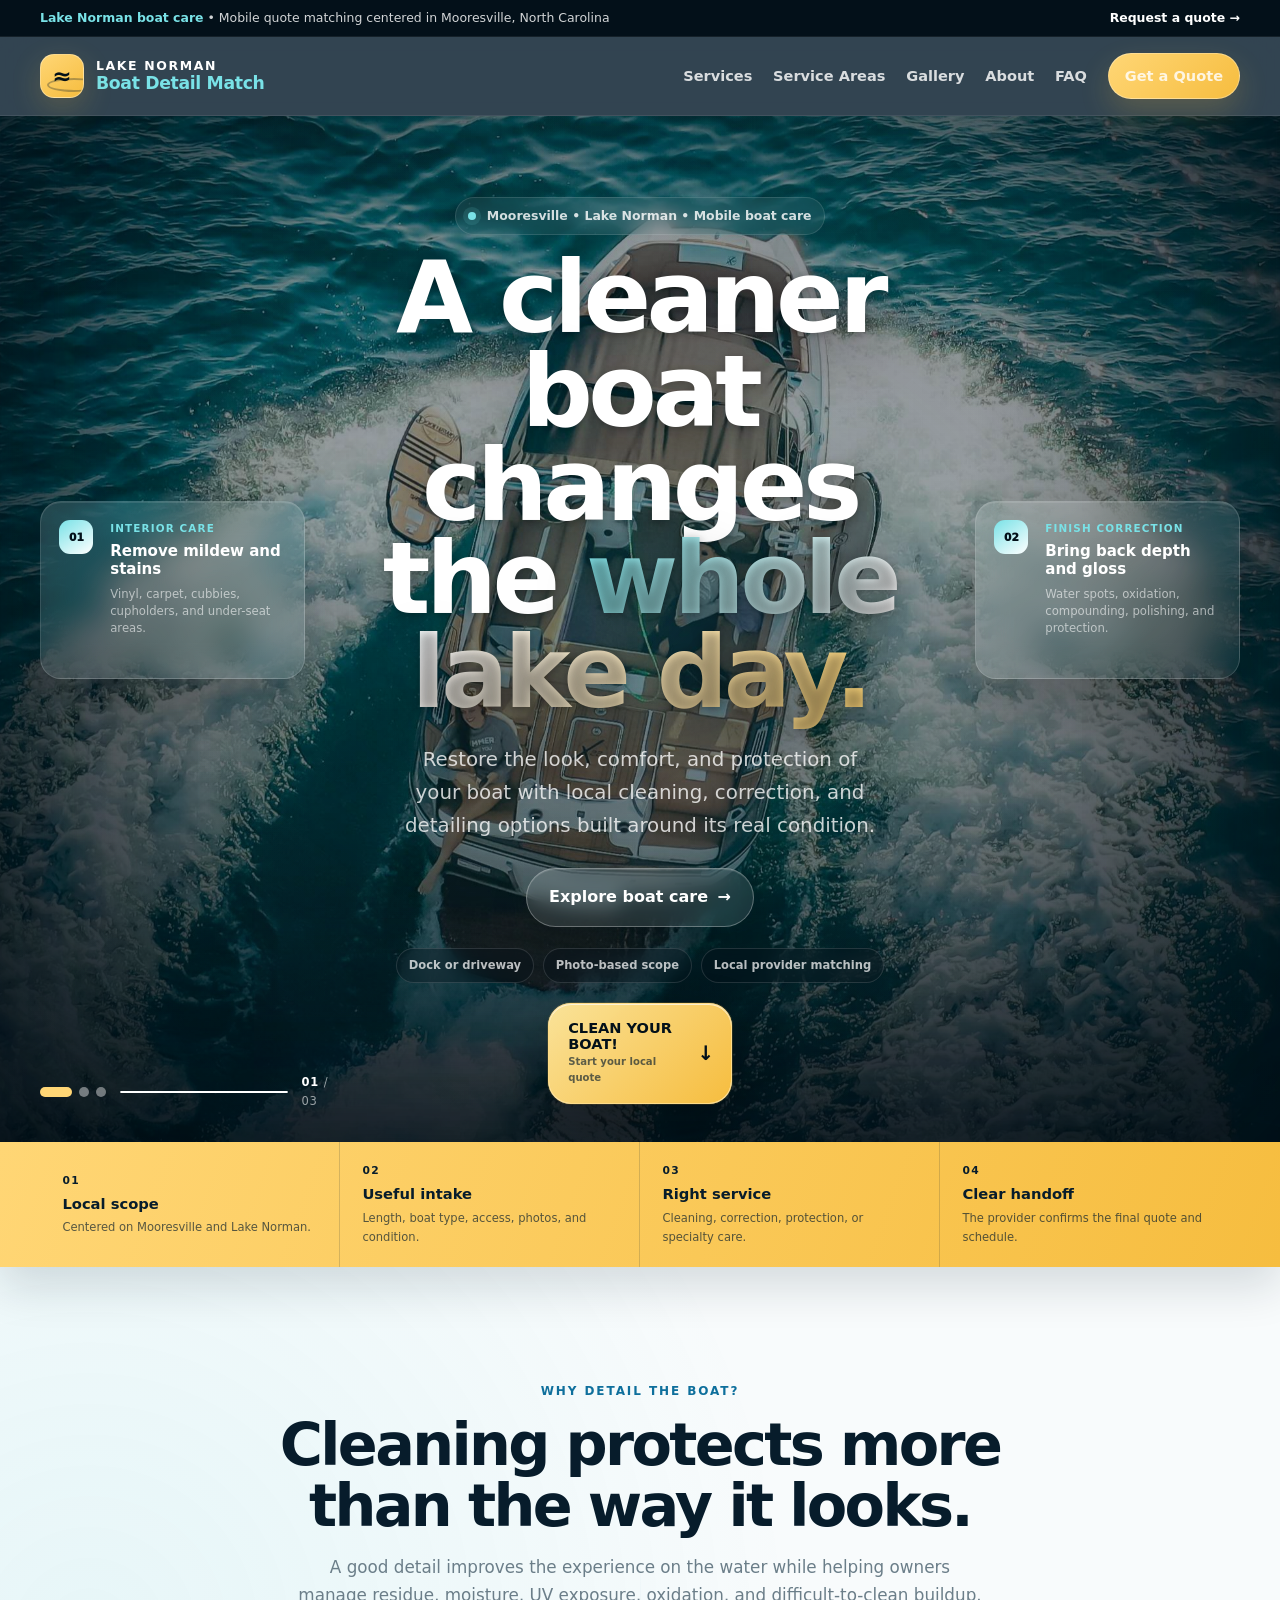
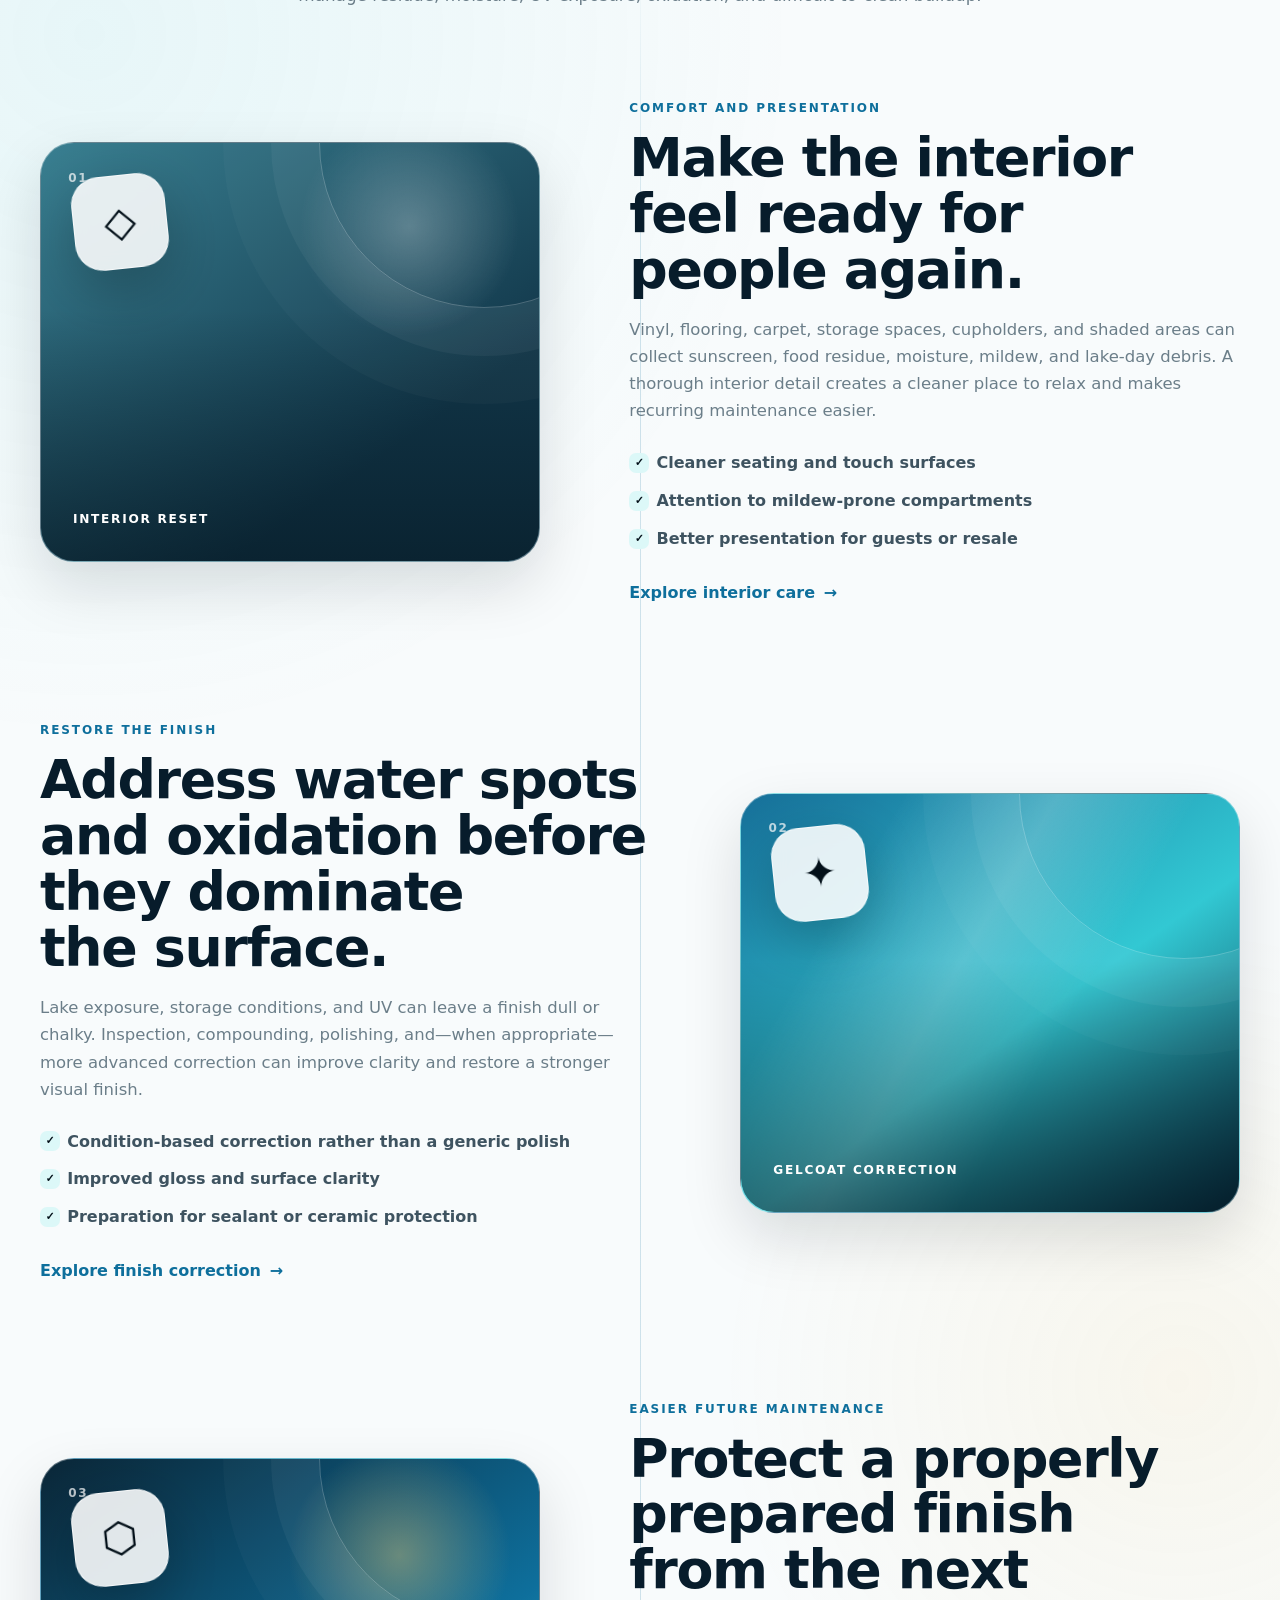
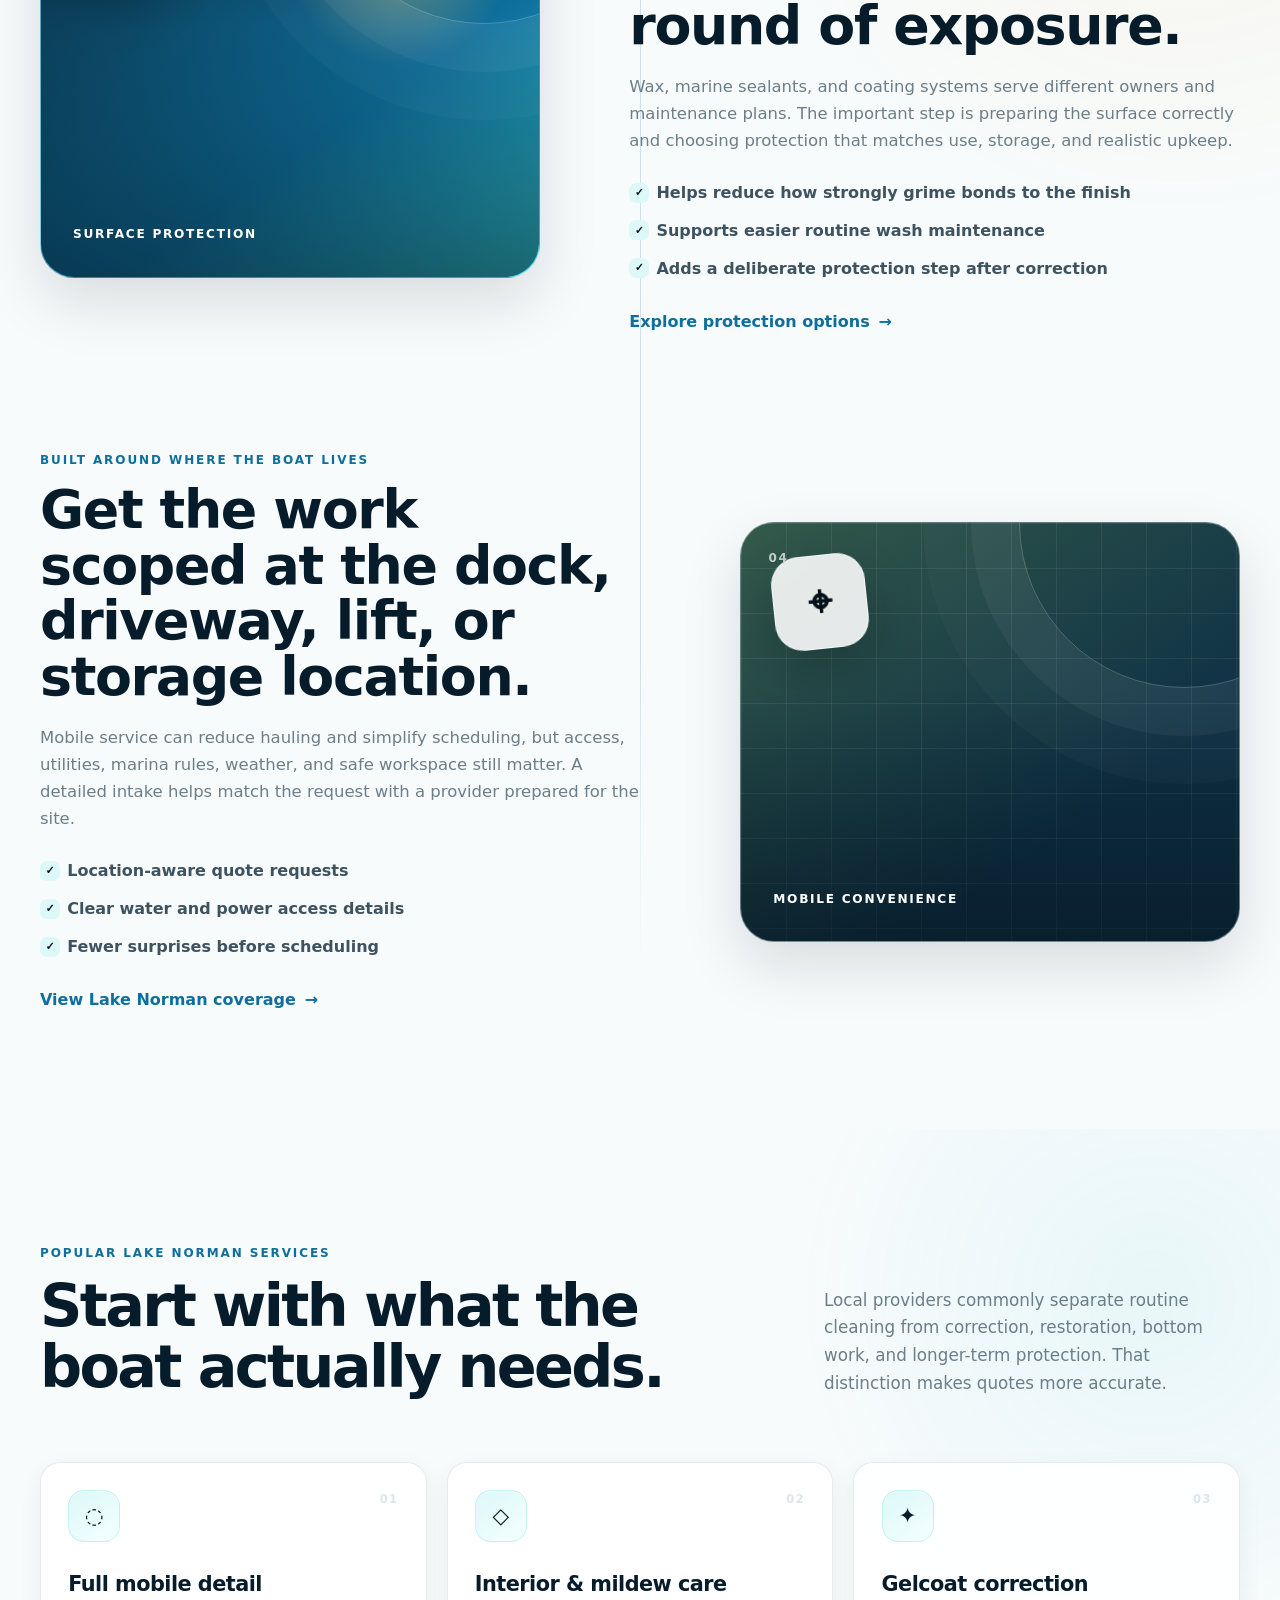
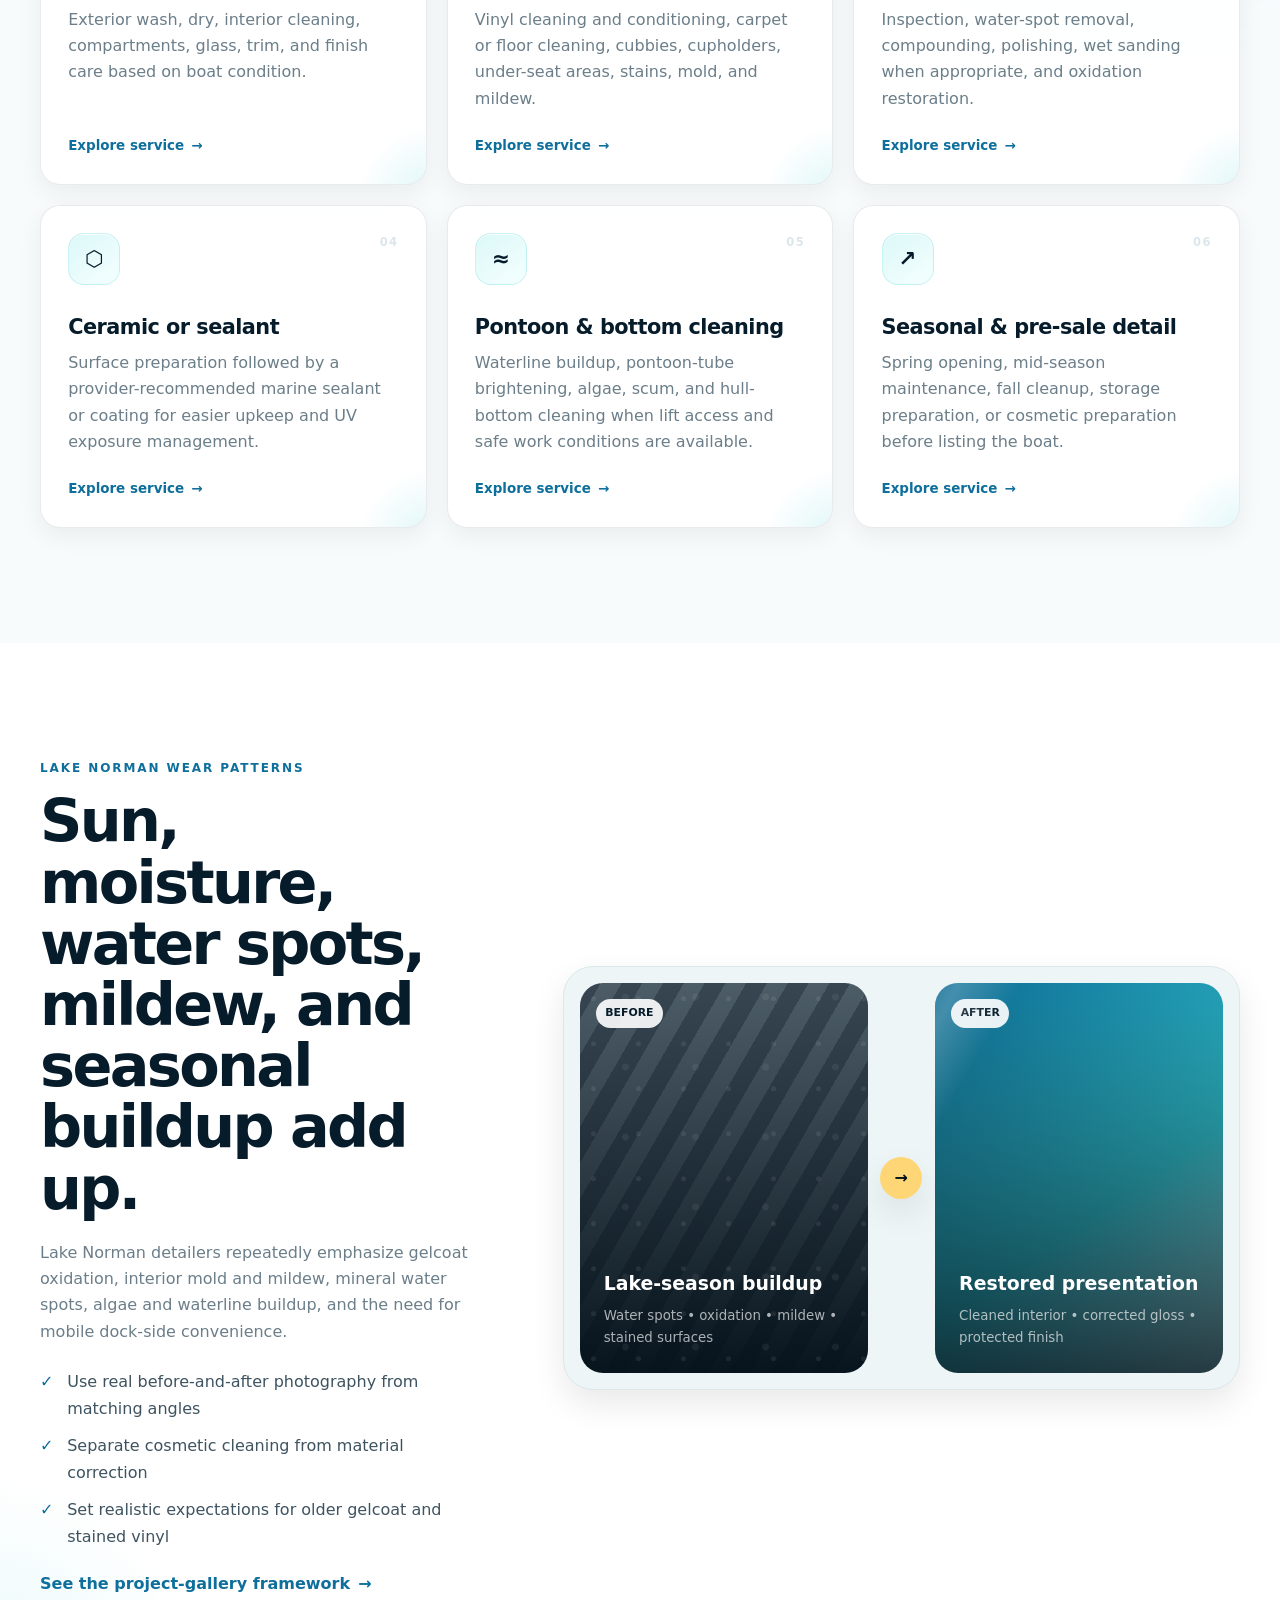
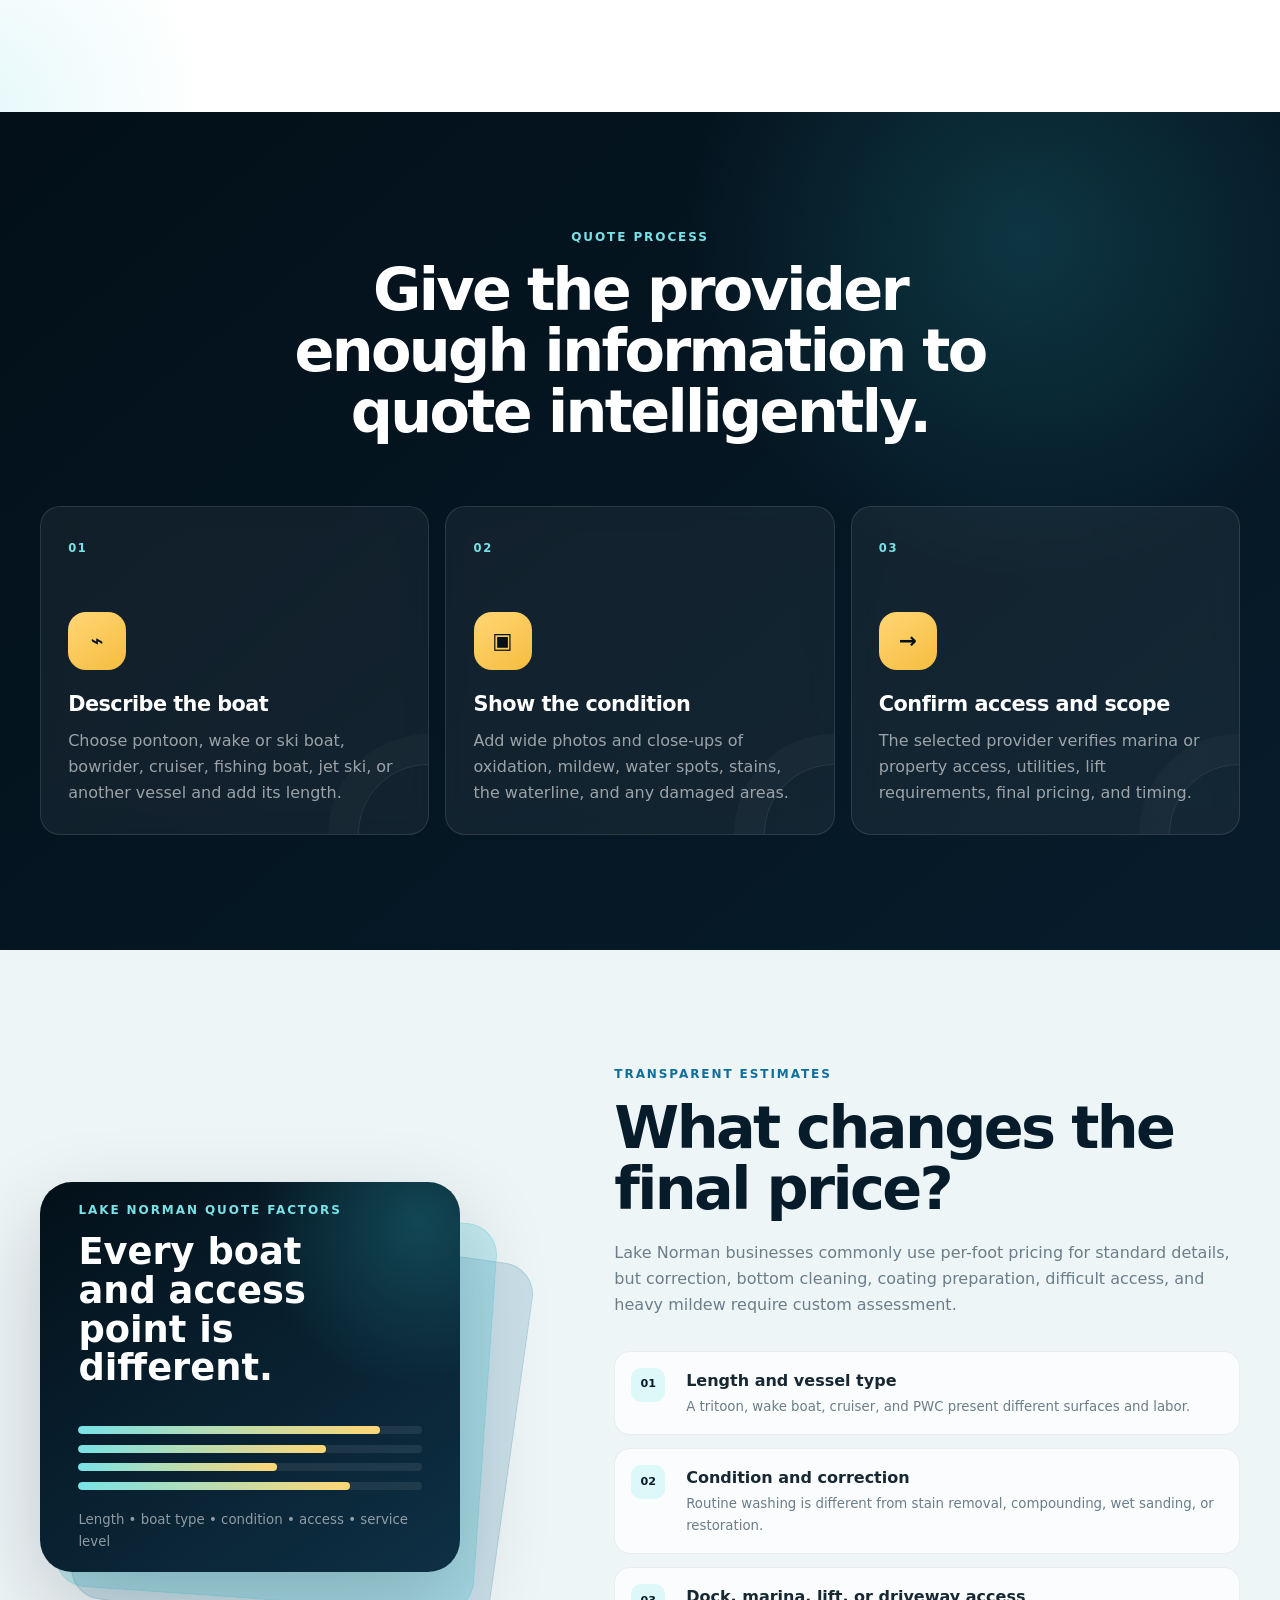
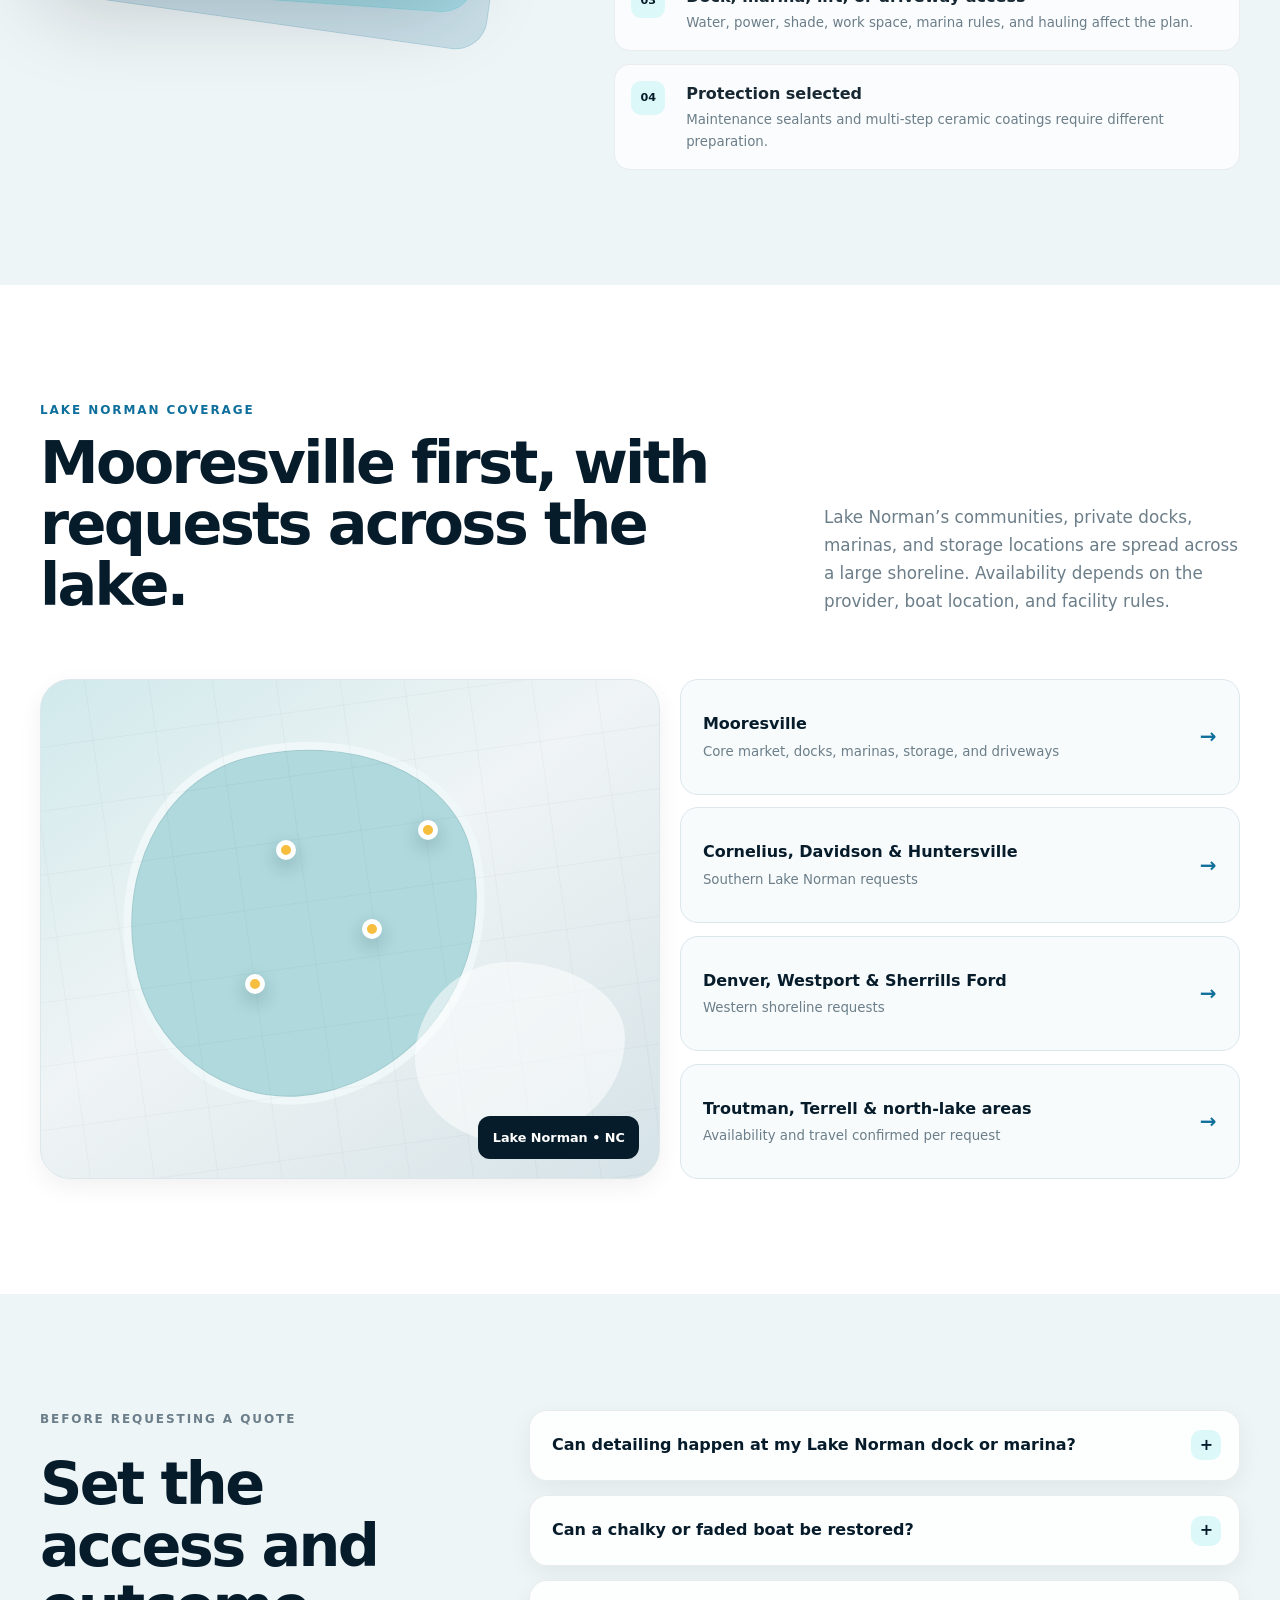
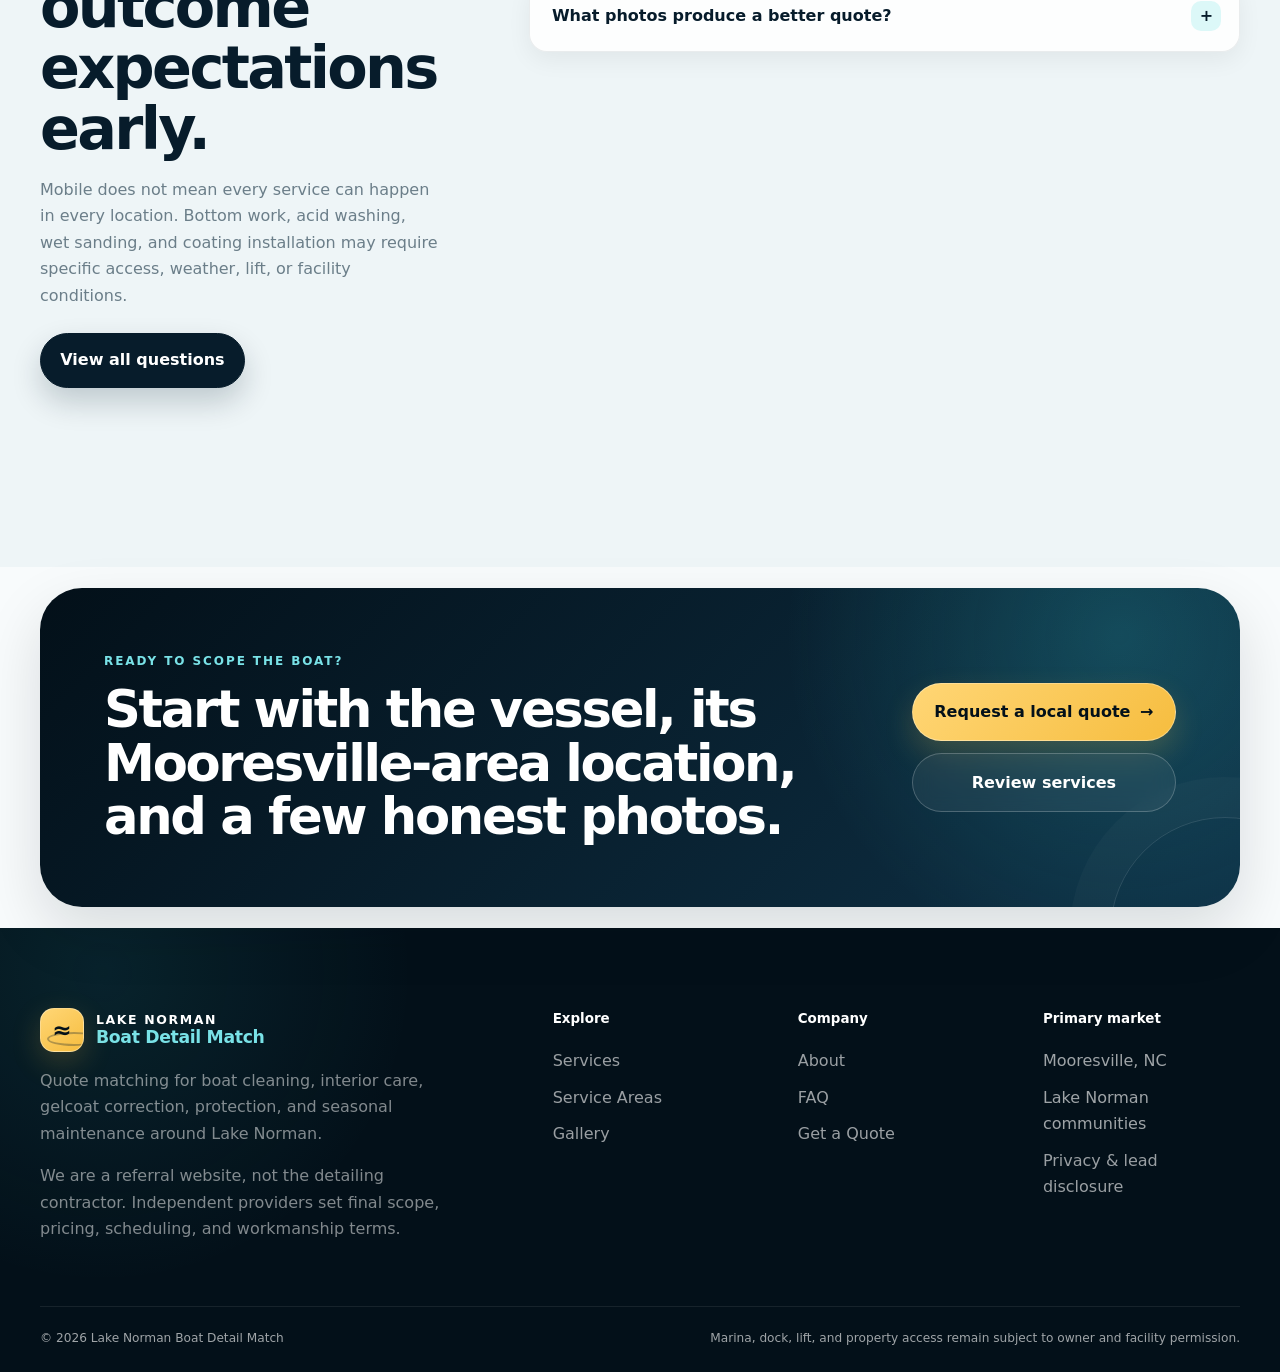
<file: index.html>
<!doctype html>
<html lang="en">
<head>
  <meta charset="utf-8">
  <meta name="viewport" content="width=device-width, initial-scale=1">
  <title>Lake Norman Boat Detailing in Mooresville, NC | Local Quotes</title>
  <meta name="description" content="Request a Lake Norman boat detailing quote for mobile cleaning, mold and mildew removal, gelcoat correction, ceramic protection, pontoon care, and seasonal service near Mooresville, North Carolina.">
  <meta name="robots" content="index,follow">
  <link rel="canonical" href="https://www.example.com/">
  <meta property="og:title" content="Lake Norman Boat Detailing in Mooresville, NC | Local Quotes">
  <meta property="og:description" content="Request a Lake Norman boat detailing quote for mobile cleaning, mold and mildew removal, gelcoat correction, ceramic protection, pontoon care, and seasonal service near Mooresville, North Carolina.">
  <meta property="og:type" content="website">
  <meta property="og:url" content="https://www.example.com/">
  <meta name="theme-color" content="#071c2b">
  <link rel="stylesheet" href="assets/css/styles.css?v=intro-motion-1">
  <script type="application/ld+json">
  {
    "@context": "https://schema.org",
    "@graph": [
      {
        "@type": "WebSite",
        "@id": "https://www.example.com/#website",
        "url": "https://www.example.com/",
        "name": "Lake Norman Boat Detail Match"
      },
      {
        "@type": "Service",
        "@id": "https://www.example.com/#service",
        "name": "Lake Norman Boat Detailing Quote Matching",
        "serviceType": "Boat detailing quote referral",
        "areaServed": [
          {"@type": "City", "name": "Mooresville"},
          {"@type": "City", "name": "Cornelius"},
          {"@type": "City", "name": "Davidson"},
          {"@type": "City", "name": "Huntersville"},
          {"@type": "City", "name": "Denver"},
          {"@type": "City", "name": "Sherrills Ford"},
          {"@type": "Place", "name": "Lake Norman"}
        ],
        "provider": {"@type": "Organization", "name": "Lake Norman Boat Detail Match", "url": "https://www.example.com/"}
      }
    ]
  }
  </script>
</head>
<body>
  <a class="skip-link" href="#main-content">Skip to main content</a>
  <div class="announcement-bar">
    <div class="container announcement-inner">
      <span><strong>Lake Norman boat care</strong> • Mobile quote matching centered in Mooresville, North Carolina</span>
      <a href="contact.html">Request a quote <span aria-hidden="true">→</span></a>
    </div>
  </div>
  <header class="site-header">
    <div class="container nav-wrap">
      <a class="brand" href="index.html" aria-label="Lake Norman Boat Detail Match home">
        <span class="brand-mark brand-mark-wave" aria-hidden="true"><span class="brand-wave">≈</span></span>
        <span class="brand-copy"><span class="brand-name">Lake Norman</span><strong>Boat Detail Match</strong></span>
      </a>
      <button class="menu-toggle" type="button" aria-expanded="false" aria-controls="primary-nav">
        <span class="sr-only">Open navigation</span><span></span><span></span><span></span>
      </button>
      <nav id="primary-nav" class="primary-nav" aria-label="Primary navigation">
        <a href="services.html">Services</a>
        <a href="service-areas.html">Service Areas</a>
        <a href="gallery.html">Gallery</a>
        <a href="about.html">About</a>
        <a href="faq.html">FAQ</a>
        <a class="button button-small nav-cta" href="contact.html">Get a Quote</a>
      </nav>
    </div>
  </header>
  <main id="main-content">
    <section class="hero hero-boat hero-photo-slider hero-intro-experience" data-hero-slider>
      <div class="hero-slideshow" aria-hidden="true">
        <div class="hero-slide"></div>
        <div class="hero-slide"></div>
        <div class="hero-slide"></div>
      </div>

      <div class="hero-photo-scrim" aria-hidden="true"></div>
      <div class="hero-photo-vignette" aria-hidden="true"></div>
      <div class="hero-grid-overlay" aria-hidden="true"></div>
      <div class="hero-focus-gradient" aria-hidden="true"></div>

      <div class="container hero-intro-layout">
        <aside class="hero-dynamic-callout hero-dynamic-callout-left" data-hero-callout="left" aria-live="polite">
          <span class="dynamic-callout-index">01</span>
          <div>
            <small>Interior care</small>
            <strong>Remove mildew and stains</strong>
            <p>Vinyl, carpet, cubbies, cupholders, and under-seat areas.</p>
          </div>
        </aside>

        <div class="hero-intro-copy">
          <div class="hero-kicker">
            <span class="status-dot" aria-hidden="true"></span>
            Mooresville • Lake Norman • Mobile boat care
          </div>

          <h1>A cleaner boat changes the <span class="text-gradient">whole lake day.</span></h1>

          <p class="hero-copy">
            Restore the look, comfort, and protection of your boat with local cleaning,
            correction, and detailing options built around its real condition.
          </p>

          <div class="hero-intro-actions">
            <a class="button button-secondary button-large hero-glass-button" href="services.html">
              Explore boat care
              <span aria-hidden="true">→</span>
            </a>
          </div>

          <div class="hero-intro-tags" aria-label="Lake Norman detailing advantages">
            <span>Dock or driveway</span>
            <span>Photo-based scope</span>
            <span>Local provider matching</span>
          </div>
        </div>

        <aside class="hero-dynamic-callout hero-dynamic-callout-right" data-hero-callout="right" aria-live="polite">
          <span class="dynamic-callout-index">02</span>
          <div>
            <small>Finish correction</small>
            <strong>Bring back depth and gloss</strong>
            <p>Water spots, oxidation, compounding, polishing, and protection.</p>
          </div>
        </aside>
      </div>

      <a class="hero-center-cta" href="contact.html" aria-label="Clean your boat and request a quote">
        <span class="hero-cta-rings" aria-hidden="true"></span>
        <span class="hero-cta-copy">
          <strong>Clean Your Boat!</strong>
          <small>Start your local quote</small>
        </span>
        <span class="hero-cta-arrow" aria-hidden="true">↓</span>
      </a>

      <div class="container hero-slider-controls" aria-label="Hero image controls">
        <div class="hero-slider-dots" role="group" aria-label="Choose hero image">
          <button class="hero-slider-dot" type="button" aria-label="Show hero image 1" data-slide-index="0"></button>
          <button class="hero-slider-dot" type="button" aria-label="Show hero image 2" data-slide-index="1"></button>
          <button class="hero-slider-dot" type="button" aria-label="Show hero image 3" data-slide-index="2"></button>
        </div>
        <div class="hero-slider-progress" aria-hidden="true"><span></span></div>
        <span class="hero-slider-count" aria-live="polite"><b>01</b> / 03</span>
      </div>
    </section>

    <section class="proof-band" aria-label="Main benefits"><div class="container proof-band-grid">
      <div><span class="proof-number">01</span><strong>Local scope</strong><small>Centered on Mooresville and Lake Norman.</small></div>
      <div><span class="proof-number">02</span><strong>Useful intake</strong><small>Length, boat type, access, photos, and condition.</small></div>
      <div><span class="proof-number">03</span><strong>Right service</strong><small>Cleaning, correction, protection, or specialty care.</small></div>
      <div><span class="proof-number">04</span><strong>Clear handoff</strong><small>The provider confirms the final quote and schedule.</small></div>
    </div></section>

    <section class="section service-stories-section" id="why-detail">
      <div class="container">
        <div class="service-stories-heading reveal">
          <p class="eyebrow">Why detail the boat?</p>
          <h2>Cleaning protects more than the way it looks.</h2>
          <p>
            A good detail improves the experience on the water while helping owners
            manage residue, moisture, UV exposure, oxidation, and difficult-to-clean buildup.
          </p>
        </div>

        <div class="service-story-list">
          <article class="service-story reveal reveal-left">
            <div class="service-story-visual story-visual-interior" aria-hidden="true">
              <span class="story-number">01</span>
              <div class="story-visual-symbol">◇</div>
              <small>Interior reset</small>
            </div>
            <div class="service-story-copy">
              <p class="eyebrow">Comfort and presentation</p>
              <h3>Make the interior feel ready for people again.</h3>
              <p>
                Vinyl, flooring, carpet, storage spaces, cupholders, and shaded areas can
                collect sunscreen, food residue, moisture, mildew, and lake-day debris.
                A thorough interior detail creates a cleaner place to relax and makes
                recurring maintenance easier.
              </p>
              <ul class="story-benefits">
                <li>Cleaner seating and touch surfaces</li>
                <li>Attention to mildew-prone compartments</li>
                <li>Better presentation for guests or resale</li>
              </ul>
              <a href="services.html#interior">Explore interior care <span>→</span></a>
            </div>
          </article>

          <article class="service-story service-story-reverse reveal reveal-right">
            <div class="service-story-visual story-visual-correction" aria-hidden="true">
              <span class="story-number">02</span>
              <div class="story-visual-symbol">✦</div>
              <small>Gelcoat correction</small>
            </div>
            <div class="service-story-copy">
              <p class="eyebrow">Restore the finish</p>
              <h3>Address water spots and oxidation before they dominate the surface.</h3>
              <p>
                Lake exposure, storage conditions, and UV can leave a finish dull or
                chalky. Inspection, compounding, polishing, and—when appropriate—more
                advanced correction can improve clarity and restore a stronger visual finish.
              </p>
              <ul class="story-benefits">
                <li>Condition-based correction rather than a generic polish</li>
                <li>Improved gloss and surface clarity</li>
                <li>Preparation for sealant or ceramic protection</li>
              </ul>
              <a href="services.html#correction">Explore finish correction <span>→</span></a>
            </div>
          </article>

          <article class="service-story reveal reveal-left">
            <div class="service-story-visual story-visual-protection" aria-hidden="true">
              <span class="story-number">03</span>
              <div class="story-visual-symbol">⬡</div>
              <small>Surface protection</small>
            </div>
            <div class="service-story-copy">
              <p class="eyebrow">Easier future maintenance</p>
              <h3>Protect a properly prepared finish from the next round of exposure.</h3>
              <p>
                Wax, marine sealants, and coating systems serve different owners and
                maintenance plans. The important step is preparing the surface correctly
                and choosing protection that matches use, storage, and realistic upkeep.
              </p>
              <ul class="story-benefits">
                <li>Helps reduce how strongly grime bonds to the finish</li>
                <li>Supports easier routine wash maintenance</li>
                <li>Adds a deliberate protection step after correction</li>
              </ul>
              <a href="services.html#protection">Explore protection options <span>→</span></a>
            </div>
          </article>

          <article class="service-story service-story-reverse reveal reveal-right">
            <div class="service-story-visual story-visual-mobile" aria-hidden="true">
              <span class="story-number">04</span>
              <div class="story-visual-symbol">⌖</div>
              <small>Mobile convenience</small>
            </div>
            <div class="service-story-copy">
              <p class="eyebrow">Built around where the boat lives</p>
              <h3>Get the work scoped at the dock, driveway, lift, or storage location.</h3>
              <p>
                Mobile service can reduce hauling and simplify scheduling, but access,
                utilities, marina rules, weather, and safe workspace still matter. A
                detailed intake helps match the request with a provider prepared for the site.
              </p>
              <ul class="story-benefits">
                <li>Location-aware quote requests</li>
                <li>Clear water and power access details</li>
                <li>Fewer surprises before scheduling</li>
              </ul>
              <a href="service-areas.html">View Lake Norman coverage <span>→</span></a>
            </div>
          </article>
        </div>
      </div>
    </section>

    <section class="section services-section"><div class="container">
      <div class="section-heading heading-row reveal"><div><p class="eyebrow">Popular Lake Norman services</p><h2>Start with what the boat actually needs.</h2></div><p>Local providers commonly separate routine cleaning from correction, restoration, bottom work, and longer-term protection. That distinction makes quotes more accurate.</p></div>
      <div class="service-grid">
        <article class="service-card feature-card reveal"><span class="card-icon">◌</span><span class="card-number">01</span><h3>Full mobile detail</h3><p>Exterior wash, dry, interior cleaning, compartments, glass, trim, and finish care based on boat condition.</p><a href="services.html#full-detail">Explore service <span>→</span></a></article>
        <article class="service-card feature-card reveal"><span class="card-icon">◇</span><span class="card-number">02</span><h3>Interior & mildew care</h3><p>Vinyl cleaning and conditioning, carpet or floor cleaning, cubbies, cupholders, under-seat areas, stains, mold, and mildew.</p><a href="services.html#interior">Explore service <span>→</span></a></article>
        <article class="service-card feature-card reveal"><span class="card-icon">✦</span><span class="card-number">03</span><h3>Gelcoat correction</h3><p>Inspection, water-spot removal, compounding, polishing, wet sanding when appropriate, and oxidation restoration.</p><a href="services.html#correction">Explore service <span>→</span></a></article>
        <article class="service-card feature-card reveal"><span class="card-icon">⬡</span><span class="card-number">04</span><h3>Ceramic or sealant</h3><p>Surface preparation followed by a provider-recommended marine sealant or coating for easier upkeep and UV exposure management.</p><a href="services.html#protection">Explore service <span>→</span></a></article>
        <article class="service-card feature-card reveal"><span class="card-icon">≈</span><span class="card-number">05</span><h3>Pontoon & bottom cleaning</h3><p>Waterline buildup, pontoon-tube brightening, algae, scum, and hull-bottom cleaning when lift access and safe work conditions are available.</p><a href="services.html#bottom">Explore service <span>→</span></a></article>
        <article class="service-card feature-card reveal"><span class="card-icon">↗</span><span class="card-number">06</span><h3>Seasonal & pre-sale detail</h3><p>Spring opening, mid-season maintenance, fall cleanup, storage preparation, or cosmetic preparation before listing the boat.</p><a href="services.html#seasonal">Explore service <span>→</span></a></article>
      </div>
    </div></section>

    <section class="section transformation-section"><div class="container transformation-grid">
      <div class="transformation-copy reveal"><p class="eyebrow">Lake Norman wear patterns</p><h2>Sun, moisture, water spots, mildew, and seasonal buildup add up.</h2><p>Lake Norman detailers repeatedly emphasize gelcoat oxidation, interior mold and mildew, mineral water spots, algae and waterline buildup, and the need for mobile dock-side convenience.</p><ul class="check-list"><li>Use real before-and-after photography from matching angles</li><li>Separate cosmetic cleaning from material correction</li><li>Set realistic expectations for older gelcoat and stained vinyl</li></ul><a class="text-link" href="gallery.html">See the project-gallery framework <span>→</span></a></div>
      <div class="before-after-panel reveal" aria-label="Before and after placeholders"><div class="before-after-card before-card"><span class="image-label">Before</span><div class="surface-texture"></div><strong>Lake-season buildup</strong><small>Water spots • oxidation • mildew • stained surfaces</small></div><div class="before-after-divider"><span>→</span></div><div class="before-after-card after-card"><span class="image-label">After</span><div class="surface-shine"></div><strong>Restored presentation</strong><small>Cleaned interior • corrected gloss • protected finish</small></div></div>
    </div></section>

    <section class="section process-section"><div class="container">
      <div class="section-heading centered reveal"><p class="eyebrow">Quote process</p><h2>Give the provider enough information to quote intelligently.</h2></div>
      <div class="process-grid">
        <article class="process-card reveal"><span class="process-step">01</span><div class="process-icon">⌁</div><h3>Describe the boat</h3><p>Choose pontoon, wake or ski boat, bowrider, cruiser, fishing boat, jet ski, or another vessel and add its length.</p></article>
        <article class="process-card reveal"><span class="process-step">02</span><div class="process-icon">▣</div><h3>Show the condition</h3><p>Add wide photos and close-ups of oxidation, mildew, water spots, stains, the waterline, and any damaged areas.</p></article>
        <article class="process-card reveal"><span class="process-step">03</span><div class="process-icon">→</div><h3>Confirm access and scope</h3><p>The selected provider verifies marina or property access, utilities, lift requirements, final pricing, and timing.</p></article>
      </div>
    </div></section>

    <section class="section quote-factors-section"><div class="container quote-factors-grid">
      <div class="quote-factors-visual reveal"><div class="depth-card depth-card-back"></div><div class="depth-card depth-card-middle"></div><div class="depth-card depth-card-front"><span class="depth-label">Lake Norman quote factors</span><strong>Every boat and access point is different.</strong><div class="factor-bars"><span style="--bar: 88%"></span><span style="--bar: 72%"></span><span style="--bar: 58%"></span><span style="--bar: 79%"></span></div><small>Length • boat type • condition • access • service level</small></div></div>
      <div class="quote-factors-copy reveal"><p class="eyebrow">Transparent estimates</p><h2>What changes the final price?</h2><p>Lake Norman businesses commonly use per-foot pricing for standard details, but correction, bottom cleaning, coating preparation, difficult access, and heavy mildew require custom assessment.</p><div class="factor-list">
        <div><span>01</span><p><strong>Length and vessel type</strong><small>A tritoon, wake boat, cruiser, and PWC present different surfaces and labor.</small></p></div>
        <div><span>02</span><p><strong>Condition and correction</strong><small>Routine washing is different from stain removal, compounding, wet sanding, or restoration.</small></p></div>
        <div><span>03</span><p><strong>Dock, marina, lift, or driveway access</strong><small>Water, power, shade, work space, marina rules, and hauling affect the plan.</small></p></div>
        <div><span>04</span><p><strong>Protection selected</strong><small>Maintenance sealants and multi-step ceramic coatings require different preparation.</small></p></div>
      </div></div>
    </div></section>

    <section class="section area-section"><div class="container">
      <div class="section-heading heading-row reveal"><div><p class="eyebrow">Lake Norman coverage</p><h2>Mooresville first, with requests across the lake.</h2></div><p>Lake Norman’s communities, private docks, marinas, and storage locations are spread across a large shoreline. Availability depends on the provider, boat location, and facility rules.</p></div>
      <div class="area-showcase"><div class="area-map lake-norman-map reveal" aria-hidden="true"><div class="map-grid"></div><span class="map-pin pin-one"></span><span class="map-pin pin-two"></span><span class="map-pin pin-three"></span><span class="map-pin pin-four"></span><div class="map-label">Lake Norman • NC</div></div>
        <div class="area-list reveal">
          <a href="service-areas.html#mooresville"><span>Mooresville</span><small>Core market, docks, marinas, storage, and driveways</small><b>→</b></a>
          <a href="service-areas.html#south-lake"><span>Cornelius, Davidson & Huntersville</span><small>Southern Lake Norman requests</small><b>→</b></a>
          <a href="service-areas.html#west-lake"><span>Denver, Westport & Sherrills Ford</span><small>Western shoreline requests</small><b>→</b></a>
          <a href="service-areas.html#north-lake"><span>Troutman, Terrell & north-lake areas</span><small>Availability and travel confirmed per request</small><b>→</b></a>
        </div>
      </div>
    </div></section>

    <section class="section faq-preview-section"><div class="container faq-preview-grid">
      <div class="section-heading reveal"><p class="eyebrow">Before requesting a quote</p><h2>Set the access and outcome expectations early.</h2><p>Mobile does not mean every service can happen in every location. Bottom work, acid washing, wet sanding, and coating installation may require specific access, weather, lift, or facility conditions.</p><a class="button button-dark" href="faq.html">View all questions</a></div>
      <div class="faq-list reveal">
        <details><summary>Can detailing happen at my Lake Norman dock or marina?</summary><p>Often, but the provider must confirm permission, insurance requirements, utilities, work space, environmental rules, and whether the requested process is allowed at that location.</p></details>
        <details><summary>Can a chalky or faded boat be restored?</summary><p>Many boats improve through staged compounding and polishing; severe oxidation may require wet sanding, gelcoat repair, repainting, or a test spot before a result can be promised.</p></details>
        <details><summary>What photos produce a better quote?</summary><p>Send both sides, bow, stern, interior overview, upholstery, floor or carpet, waterline, pontoon tubes or hull bottom if visible, and close-ups of the worst oxidation, stains, mold, scratches, or water spots.</p></details>
      </div>
    </div></section>

    <section class="final-cta-section"><div class="container final-cta reveal"><div><p class="eyebrow">Ready to scope the boat?</p><h2>Start with the vessel, its Mooresville-area location, and a few honest photos.</h2></div><div class="final-cta-actions"><a class="button button-large" href="contact.html">Request a local quote <span>→</span></a><a class="button button-secondary button-large" href="services.html">Review services</a></div></div></section>
  </main>
  <div class="mobile-cta" aria-label="Mobile quick actions"><a href="services.html">Services</a><a href="contact.html">Get quote</a></div>
  <footer class="site-footer">
    <div class="container footer-top">
      <div class="footer-intro">
        <a class="brand footer-brand" href="index.html">
          <span class="brand-mark brand-mark-wave" aria-hidden="true"><span class="brand-wave">≈</span></span>
          <span class="brand-copy"><span class="brand-name">Lake Norman</span><strong>Boat Detail Match</strong></span>
        </a>
        <p>Quote matching for boat cleaning, interior care, gelcoat correction, protection, and seasonal maintenance around Lake Norman.</p>
        <p class="footer-disclosure">We are a referral website, not the detailing contractor. Independent providers set final scope, pricing, scheduling, and workmanship terms.</p>
      </div>
      <div class="footer-column">
        <strong>Explore</strong>
        <a href="services.html">Services</a>
        <a href="service-areas.html">Service Areas</a>
        <a href="gallery.html">Gallery</a>
      </div>
      <div class="footer-column">
        <strong>Company</strong>
        <a href="about.html">About</a>
        <a href="faq.html">FAQ</a>
        <a href="contact.html">Get a Quote</a>
      </div>
      <div class="footer-column">
        <strong>Primary market</strong>
        <span>Mooresville, NC</span>
        <span>Lake Norman communities</span>
        <a href="privacy.html">Privacy & lead disclosure</a>
      </div>
    </div>
    <div class="container footer-bottom">
      <span>© <span data-current-year></span> Lake Norman Boat Detail Match</span>
      <span>Marina, dock, lift, and property access remain subject to owner and facility permission.</span>
    </div>
  </footer>
  <script src="assets/js/main.js?v=intro-motion-1" defer></script>
</body>
</html>
</file>
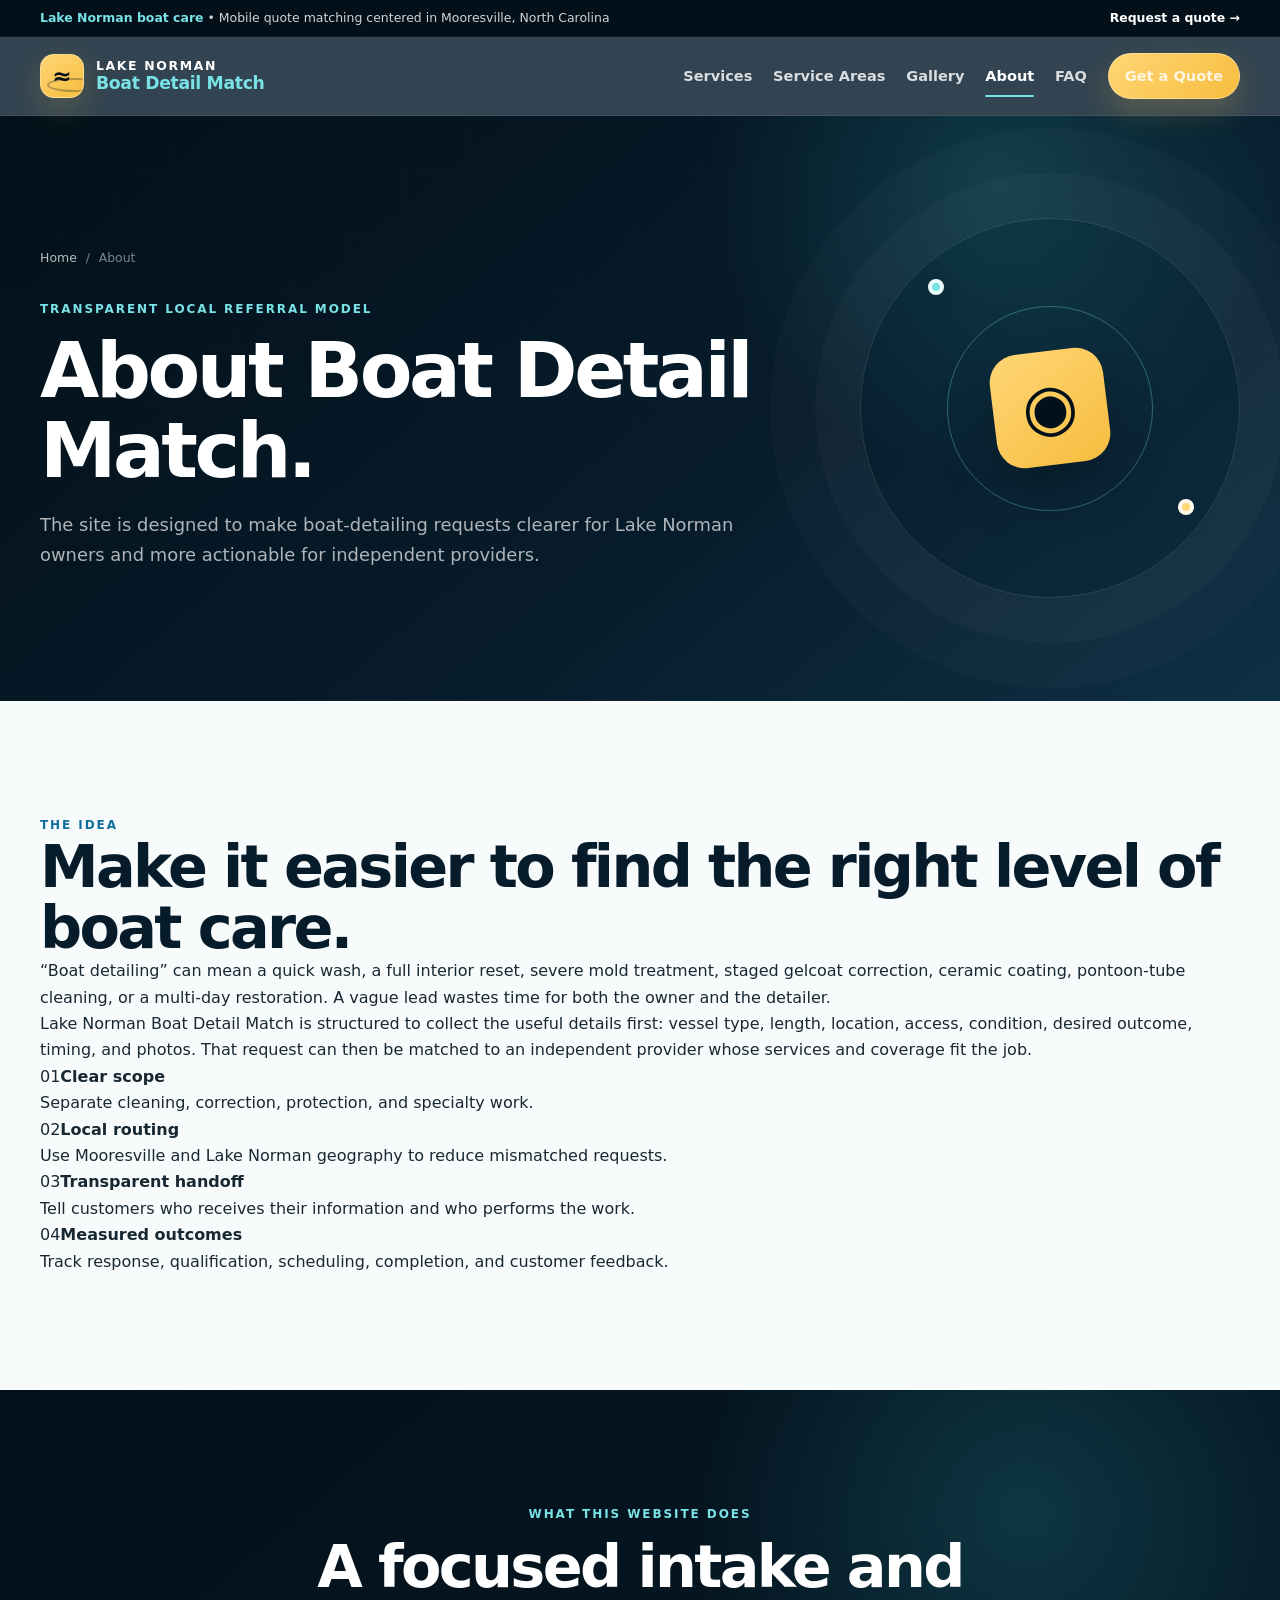
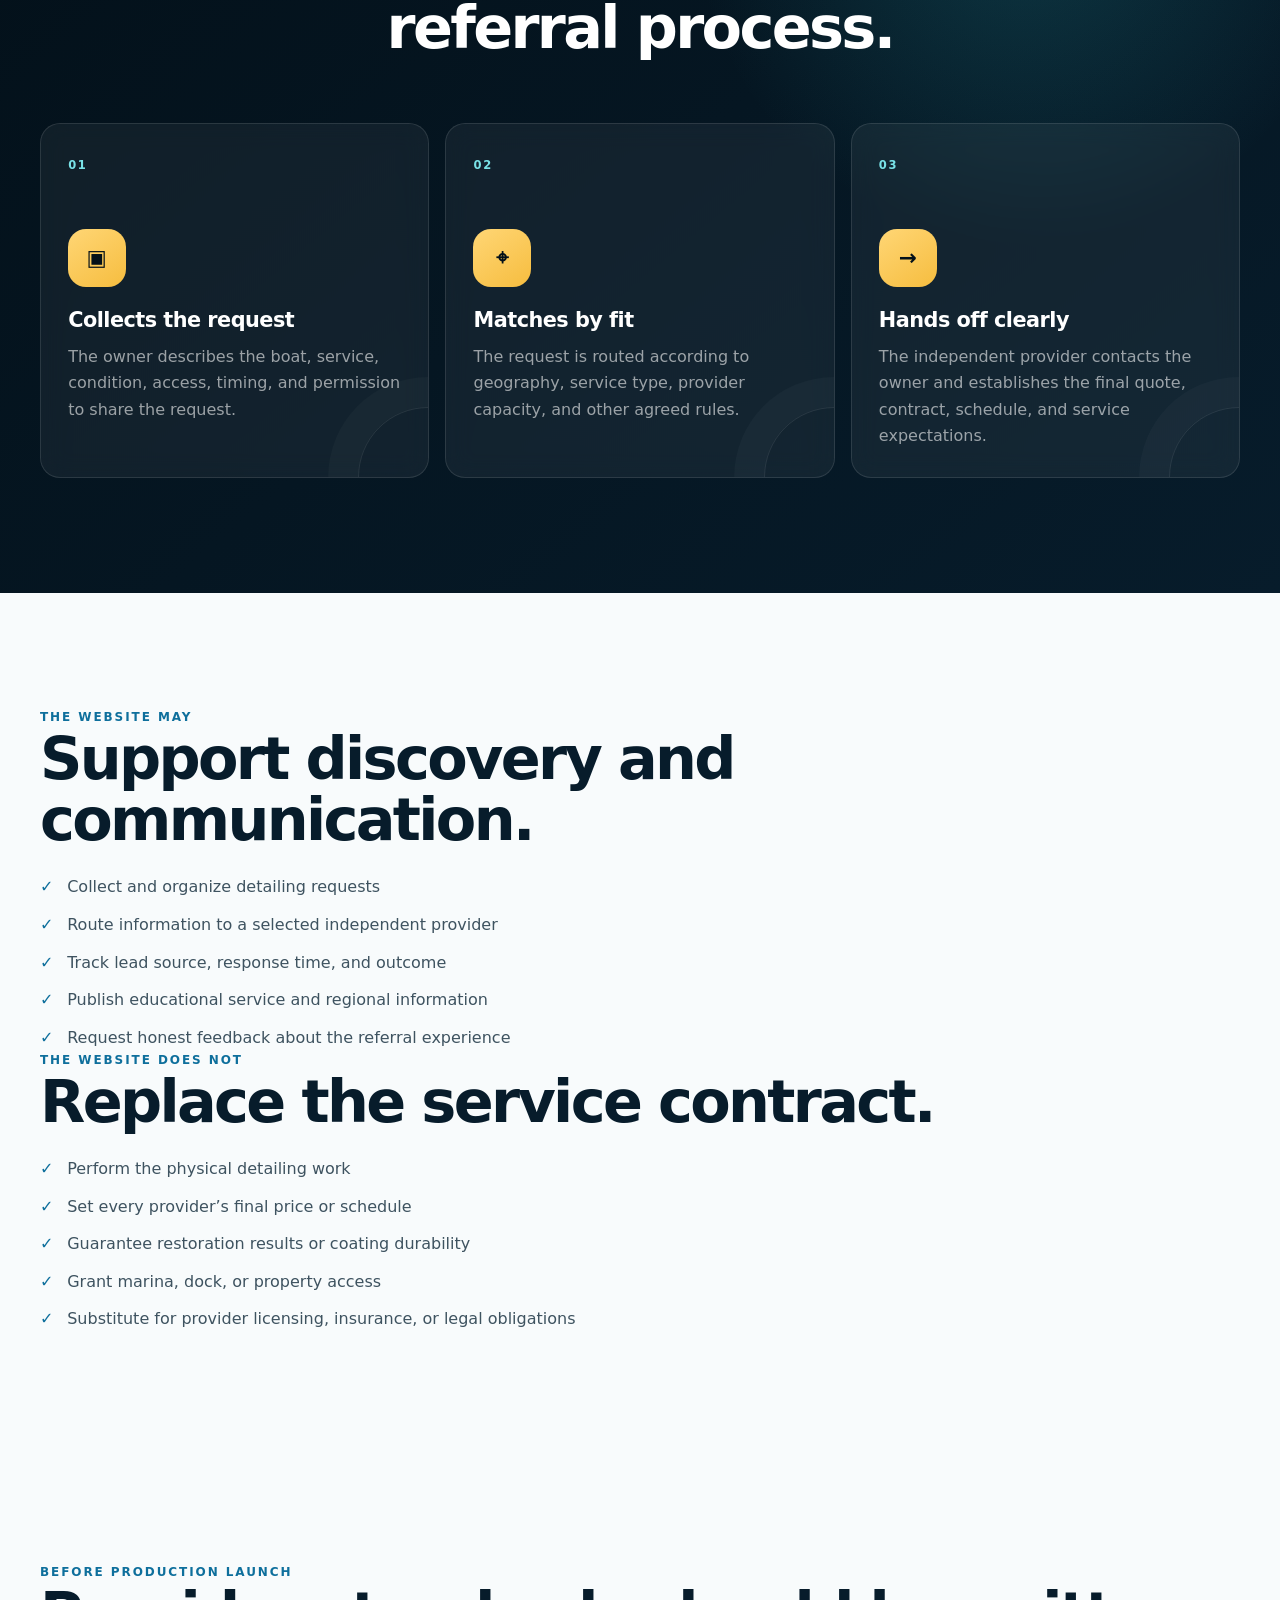
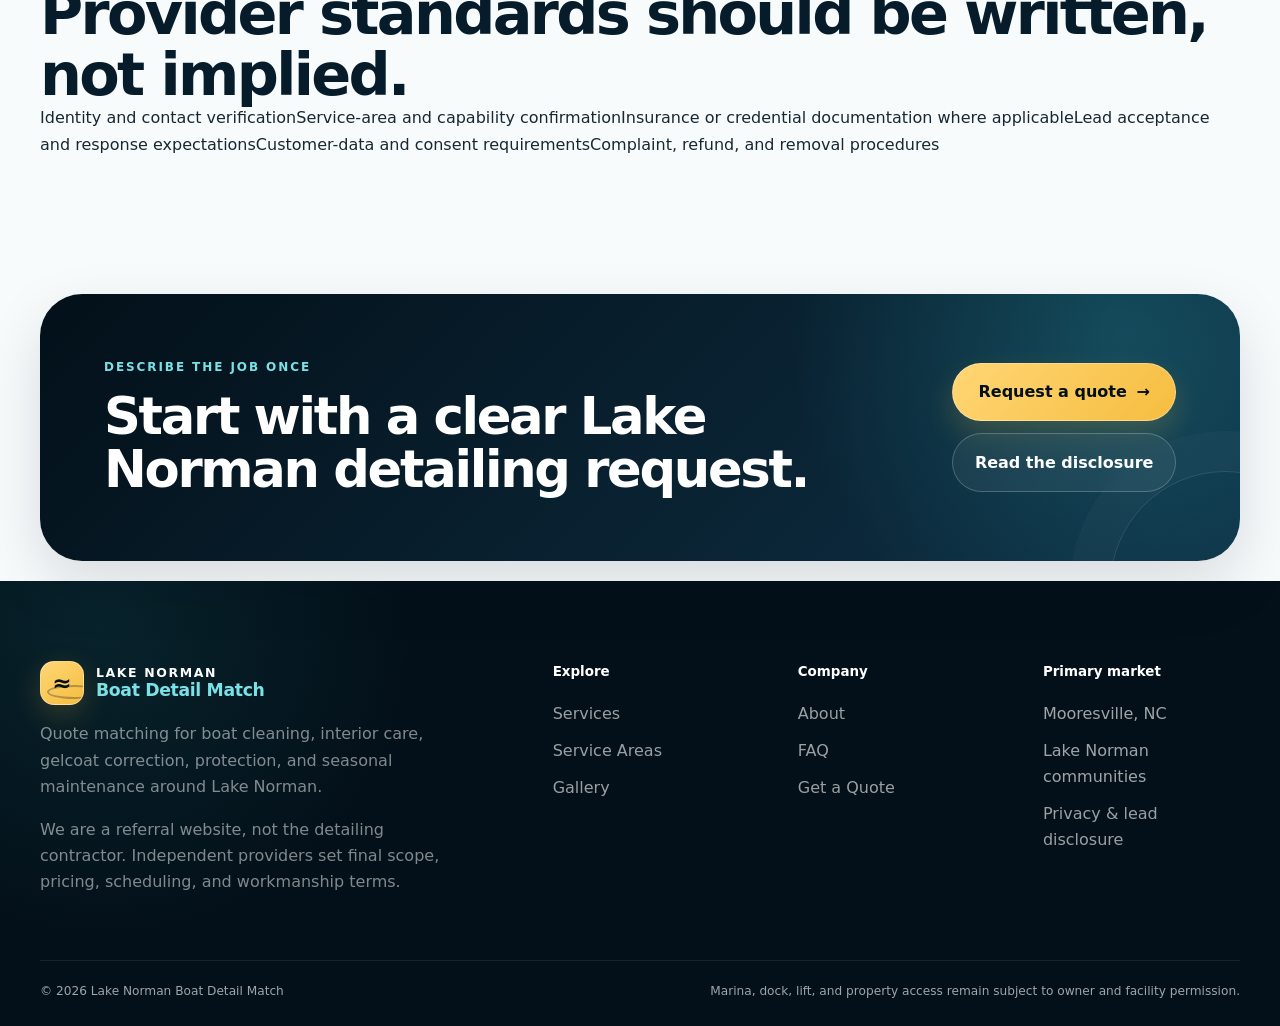
<file: about.html>
<!doctype html>
<html lang="en">
<head>
  <meta charset="utf-8">
  <meta name="viewport" content="width=device-width, initial-scale=1">
  <title>About Lake Norman Boat Detail Match | Mooresville, NC</title>
  <meta name="description" content="Learn how Lake Norman Boat Detail Match helps Mooresville-area boat owners prepare useful detailing requests and connect with independent local providers.">
  <meta name="robots" content="index,follow">
  <link rel="canonical" href="https://www.example.com/about.html">
  <meta property="og:title" content="About Lake Norman Boat Detail Match | Mooresville, NC">
  <meta property="og:description" content="Learn how Lake Norman Boat Detail Match helps Mooresville-area boat owners prepare useful detailing requests and connect with independent local providers.">
  <meta property="og:type" content="website">
  <meta property="og:url" content="https://www.example.com/about.html">
  <meta name="theme-color" content="#071c2b">
  <link rel="stylesheet" href="assets/css/styles.css">
  
</head>
<body class="subpage-body page-about"><a class="skip-link" href="#main-content">Skip to main content</a><div class="announcement-bar">
    <div class="container announcement-inner">
      <span><strong>Lake Norman boat care</strong> • Mobile quote matching centered in Mooresville, North Carolina</span>
      <a href="contact.html">Request a quote <span aria-hidden="true">→</span></a>
    </div>
  </div><header class="site-header">
    <div class="container nav-wrap">
      <a class="brand" href="index.html" aria-label="Lake Norman Boat Detail Match home">
        <span class="brand-mark brand-mark-wave" aria-hidden="true"><span class="brand-wave">≈</span></span>
        <span class="brand-copy"><span class="brand-name">Lake Norman</span><strong>Boat Detail Match</strong></span>
      </a>
      <button class="menu-toggle" type="button" aria-expanded="false" aria-controls="primary-nav">
        <span class="sr-only">Open navigation</span><span></span><span></span><span></span>
      </button>
      <nav id="primary-nav" class="primary-nav" aria-label="Primary navigation">
        <a href="services.html">Services</a>
        <a href="service-areas.html">Service Areas</a>
        <a href="gallery.html">Gallery</a>
        <a href="about.html" aria-current="page">About</a>
        <a href="faq.html">FAQ</a>
        <a class="button button-small nav-cta" href="contact.html">Get a Quote</a>
      </nav>
    </div>
  </header>
<main id="main-content"><section class="subpage-hero">
      <div class="subpage-grid-overlay" aria-hidden="true"></div>
      <div class="container subpage-hero-grid">
        <div class="subpage-copy reveal">
          <nav class="breadcrumb" aria-label="Breadcrumb"><a href="index.html">Home</a><span aria-hidden="true">/</span><span>About</span></nav>
          <p class="eyebrow">Transparent local referral model</p>
          <h1>About Boat Detail Match.</h1>
          <p>The site is designed to make boat-detailing requests clearer for Lake Norman owners and more actionable for independent providers.</p>
        </div>
        <div class="subpage-orbit reveal" aria-hidden="true">
          <div class="orbit-ring orbit-ring-large"></div><div class="orbit-ring orbit-ring-small"></div>
          <div class="orbit-dot orbit-dot-one"></div><div class="orbit-dot orbit-dot-two"></div>
          <div class="orbit-symbol">◉</div>
        </div>
      </div>
    </section>
<section class="section about-story-section"><div class="container about-story-grid"><div class="about-story-copy reveal"><p class="eyebrow">The idea</p><h2>Make it easier to find the right level of boat care.</h2><p>“Boat detailing” can mean a quick wash, a full interior reset, severe mold treatment, staged gelcoat correction, ceramic coating, pontoon-tube cleaning, or a multi-day restoration. A vague lead wastes time for both the owner and the detailer.</p><p>Lake Norman Boat Detail Match is structured to collect the useful details first: vessel type, length, location, access, condition, desired outcome, timing, and photos. That request can then be matched to an independent provider whose services and coverage fit the job.</p></div><div class="about-principles reveal"><div><span>01</span><strong>Clear scope</strong><p>Separate cleaning, correction, protection, and specialty work.</p></div><div><span>02</span><strong>Local routing</strong><p>Use Mooresville and Lake Norman geography to reduce mismatched requests.</p></div><div><span>03</span><strong>Transparent handoff</strong><p>Tell customers who receives their information and who performs the work.</p></div><div><span>04</span><strong>Measured outcomes</strong><p>Track response, qualification, scheduling, completion, and customer feedback.</p></div></div></div></section>
<section class="section process-section"><div class="container"><div class="section-heading centered reveal"><p class="eyebrow">What this website does</p><h2>A focused intake and referral process.</h2></div><div class="process-grid"><article class="process-card reveal"><span class="process-step">01</span><div class="process-icon">▣</div><h3>Collects the request</h3><p>The owner describes the boat, service, condition, access, timing, and permission to share the request.</p></article><article class="process-card reveal"><span class="process-step">02</span><div class="process-icon">⌖</div><h3>Matches by fit</h3><p>The request is routed according to geography, service type, provider capacity, and other agreed rules.</p></article><article class="process-card reveal"><span class="process-step">03</span><div class="process-icon">→</div><h3>Hands off clearly</h3><p>The independent provider contacts the owner and establishes the final quote, contract, schedule, and service expectations.</p></article></div></div></section>
<section class="section boundary-section"><div class="container boundary-grid"><div class="boundary-card reveal"><p class="eyebrow">The website may</p><h2>Support discovery and communication.</h2><ul class="check-list"><li>Collect and organize detailing requests</li><li>Route information to a selected independent provider</li><li>Track lead source, response time, and outcome</li><li>Publish educational service and regional information</li><li>Request honest feedback about the referral experience</li></ul></div><div class="boundary-card boundary-card-dark reveal"><p class="eyebrow">The website does not</p><h2>Replace the service contract.</h2><ul class="check-list check-list-light"><li>Perform the physical detailing work</li><li>Set every provider’s final price or schedule</li><li>Guarantee restoration results or coating durability</li><li>Grant marina, dock, or property access</li><li>Substitute for provider licensing, insurance, or legal obligations</li></ul></div></div></section>
<section class="section launch-standard-section"><div class="container launch-standard reveal"><div><p class="eyebrow">Before production launch</p><h2>Provider standards should be written, not implied.</h2></div><div class="standard-list"><span>Identity and contact verification</span><span>Service-area and capability confirmation</span><span>Insurance or credential documentation where applicable</span><span>Lead acceptance and response expectations</span><span>Customer-data and consent requirements</span><span>Complaint, refund, and removal procedures</span></div></div></section>
<section class="final-cta-section"><div class="container final-cta reveal"><div><p class="eyebrow">Describe the job once</p><h2>Start with a clear Lake Norman detailing request.</h2></div><div class="final-cta-actions"><a class="button button-large" href="contact.html">Request a quote <span>→</span></a><a class="button button-secondary button-large" href="privacy.html">Read the disclosure</a></div></div></section>
</main><footer class="site-footer">
    <div class="container footer-top">
      <div class="footer-intro">
        <a class="brand footer-brand" href="index.html">
          <span class="brand-mark brand-mark-wave" aria-hidden="true"><span class="brand-wave">≈</span></span>
          <span class="brand-copy"><span class="brand-name">Lake Norman</span><strong>Boat Detail Match</strong></span>
        </a>
        <p>Quote matching for boat cleaning, interior care, gelcoat correction, protection, and seasonal maintenance around Lake Norman.</p>
        <p class="footer-disclosure">We are a referral website, not the detailing contractor. Independent providers set final scope, pricing, scheduling, and workmanship terms.</p>
      </div>
      <div class="footer-column">
        <strong>Explore</strong>
        <a href="services.html">Services</a>
        <a href="service-areas.html">Service Areas</a>
        <a href="gallery.html">Gallery</a>
      </div>
      <div class="footer-column">
        <strong>Company</strong>
        <a href="about.html">About</a>
        <a href="faq.html">FAQ</a>
        <a href="contact.html">Get a Quote</a>
      </div>
      <div class="footer-column">
        <strong>Primary market</strong>
        <span>Mooresville, NC</span>
        <span>Lake Norman communities</span>
        <a href="privacy.html">Privacy & lead disclosure</a>
      </div>
    </div>
    <div class="container footer-bottom">
      <span>© <span data-current-year></span> Lake Norman Boat Detail Match</span>
      <span>Marina, dock, lift, and property access remain subject to owner and facility permission.</span>
    </div>
  </footer><script src="assets/js/main.js" defer></script></body></html>
</file>
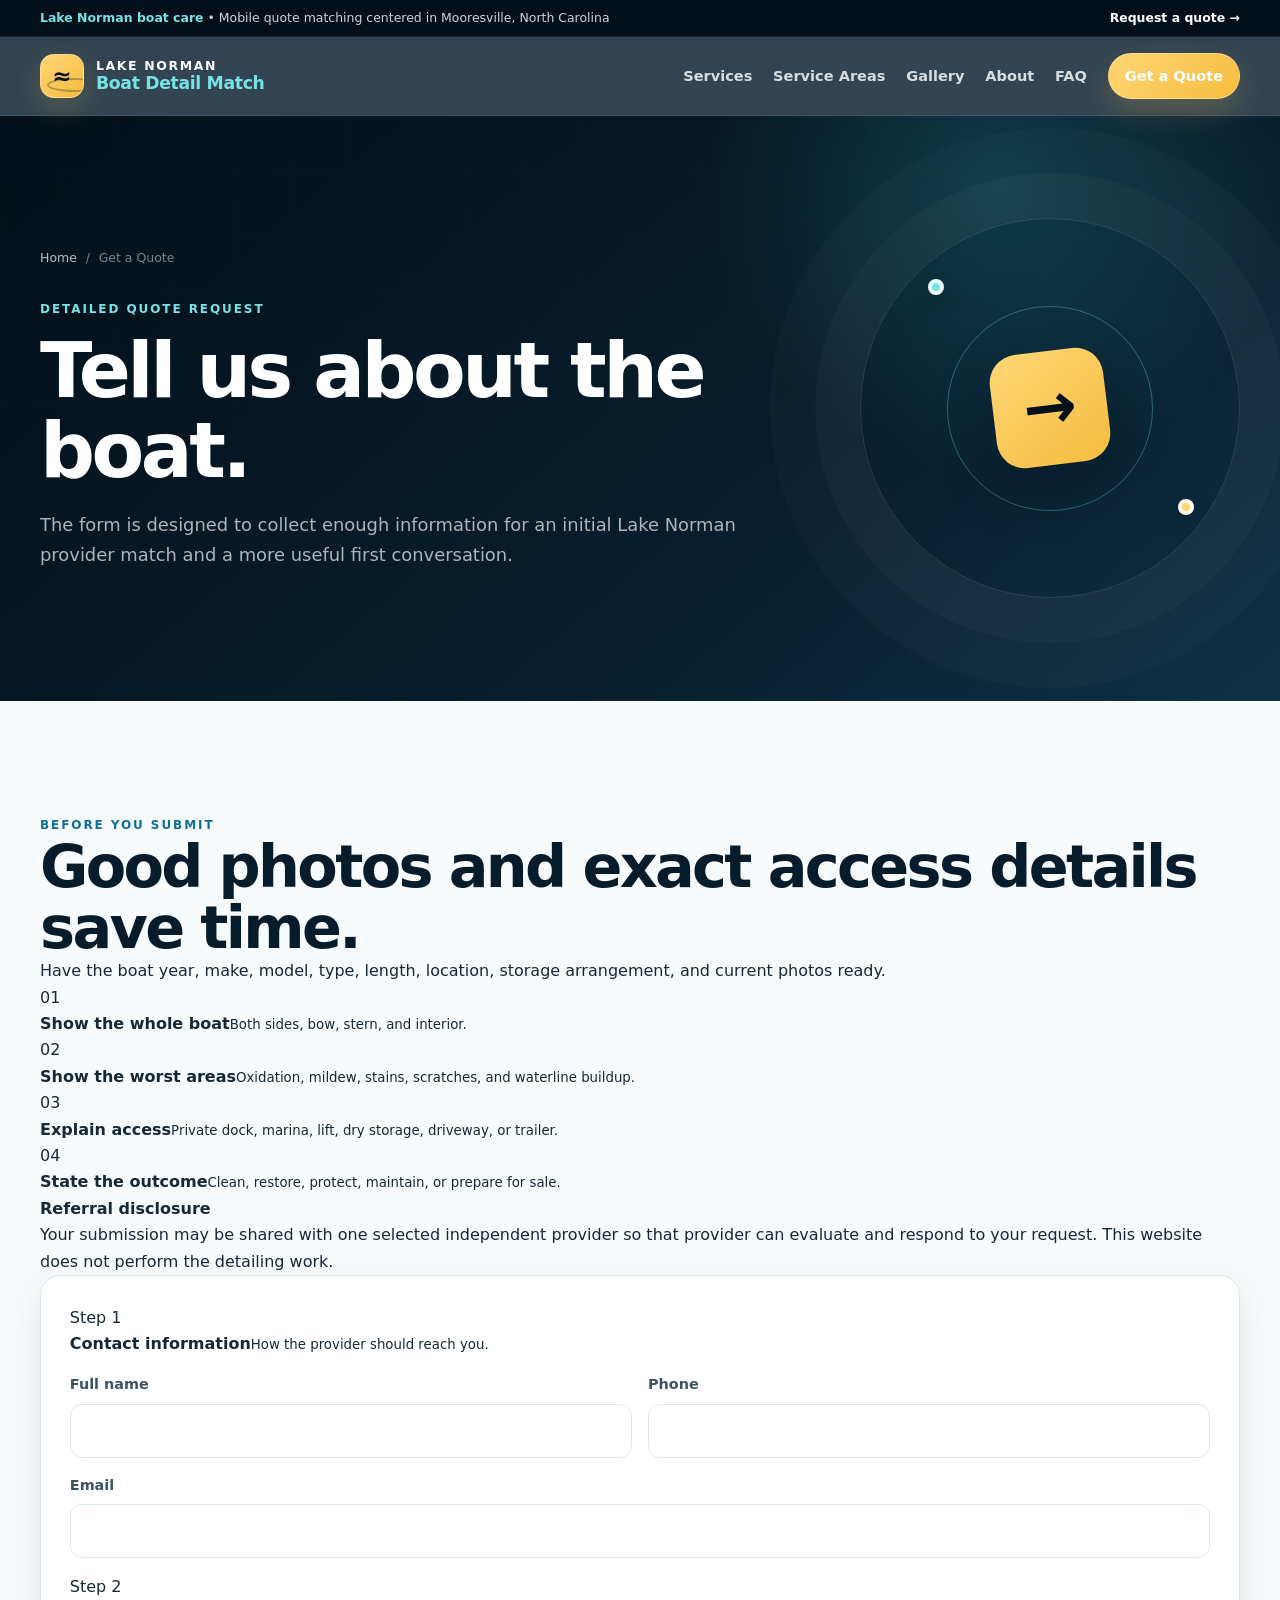
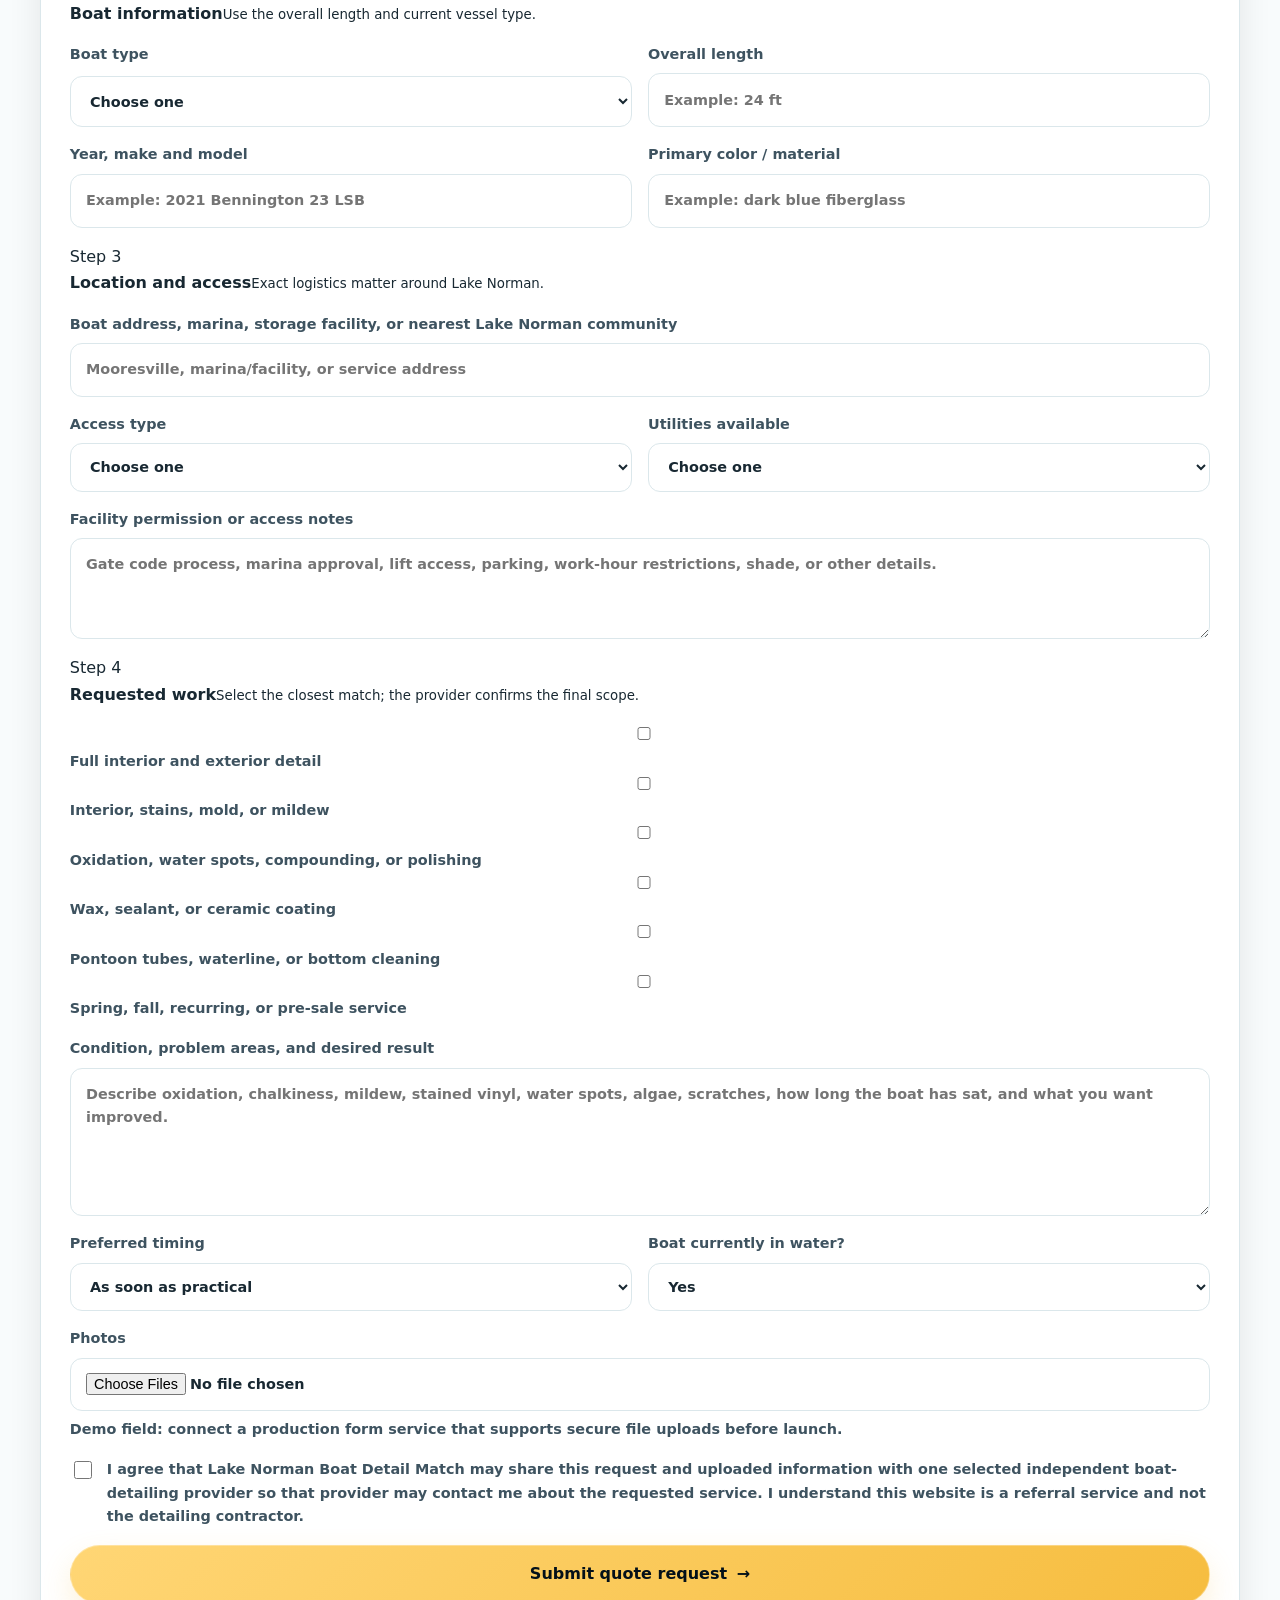
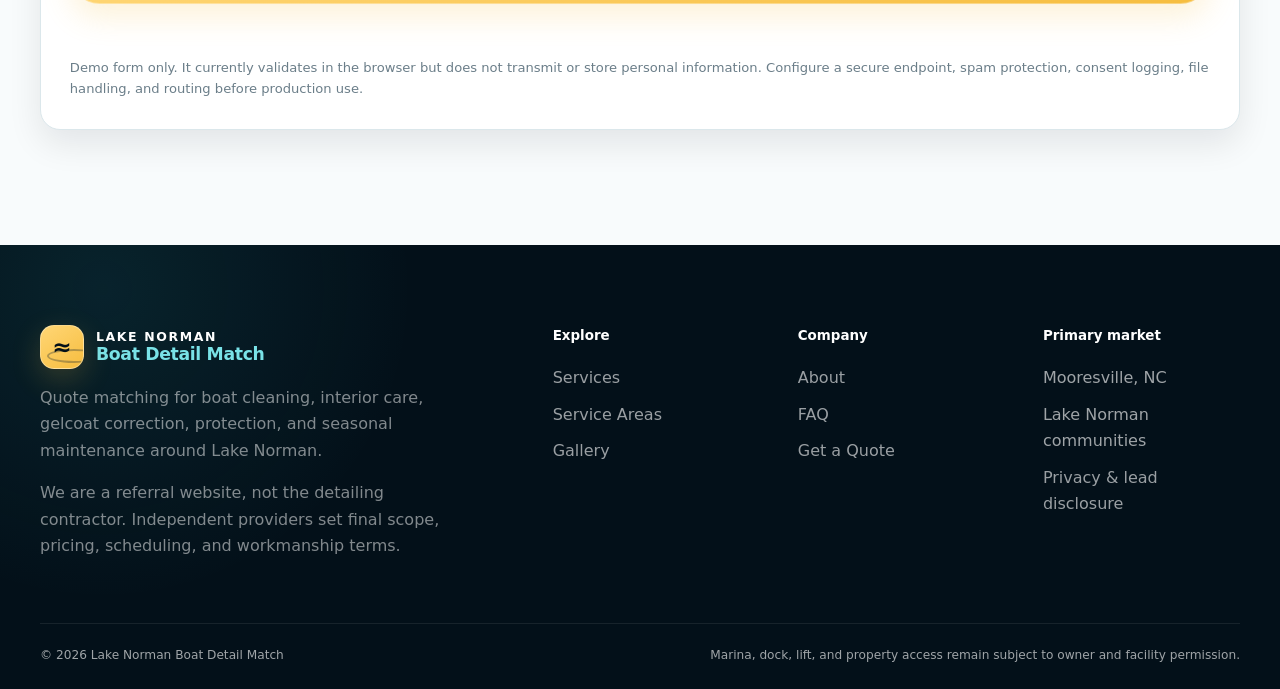
<file: contact.html>
<!doctype html>
<html lang="en">
<head>
  <meta charset="utf-8">
  <meta name="viewport" content="width=device-width, initial-scale=1">
  <title>Request a Lake Norman Boat Detailing Quote | Mooresville, NC</title>
  <meta name="description" content="Request a local Lake Norman boat detailing quote. Submit the vessel type, length, Mooresville-area location, access details, condition, requested services, timing, and photos.">
  <meta name="robots" content="index,follow">
  <link rel="canonical" href="https://www.example.com/contact.html">
  <meta property="og:title" content="Request a Lake Norman Boat Detailing Quote | Mooresville, NC">
  <meta property="og:description" content="Request a local Lake Norman boat detailing quote. Submit the vessel type, length, Mooresville-area location, access details, condition, requested services, timing, and photos.">
  <meta property="og:type" content="website">
  <meta property="og:url" content="https://www.example.com/contact.html">
  <meta name="theme-color" content="#071c2b">
  <link rel="stylesheet" href="assets/css/styles.css">
  
</head>
<body class="subpage-body page-contact"><a class="skip-link" href="#main-content">Skip to main content</a><div class="announcement-bar">
    <div class="container announcement-inner">
      <span><strong>Lake Norman boat care</strong> • Mobile quote matching centered in Mooresville, North Carolina</span>
      <a href="contact.html">Request a quote <span aria-hidden="true">→</span></a>
    </div>
  </div><header class="site-header">
    <div class="container nav-wrap">
      <a class="brand" href="index.html" aria-label="Lake Norman Boat Detail Match home">
        <span class="brand-mark brand-mark-wave" aria-hidden="true"><span class="brand-wave">≈</span></span>
        <span class="brand-copy"><span class="brand-name">Lake Norman</span><strong>Boat Detail Match</strong></span>
      </a>
      <button class="menu-toggle" type="button" aria-expanded="false" aria-controls="primary-nav">
        <span class="sr-only">Open navigation</span><span></span><span></span><span></span>
      </button>
      <nav id="primary-nav" class="primary-nav" aria-label="Primary navigation">
        <a href="services.html">Services</a>
        <a href="service-areas.html">Service Areas</a>
        <a href="gallery.html">Gallery</a>
        <a href="about.html">About</a>
        <a href="faq.html">FAQ</a>
        <a class="button button-small nav-cta" href="contact.html" aria-current="page">Get a Quote</a>
      </nav>
    </div>
  </header>
<main id="main-content"><section class="subpage-hero">
      <div class="subpage-grid-overlay" aria-hidden="true"></div>
      <div class="container subpage-hero-grid">
        <div class="subpage-copy reveal">
          <nav class="breadcrumb" aria-label="Breadcrumb"><a href="index.html">Home</a><span aria-hidden="true">/</span><span>Get a Quote</span></nav>
          <p class="eyebrow">Detailed quote request</p>
          <h1>Tell us about the boat.</h1>
          <p>The form is designed to collect enough information for an initial Lake Norman provider match and a more useful first conversation.</p>
        </div>
        <div class="subpage-orbit reveal" aria-hidden="true">
          <div class="orbit-ring orbit-ring-large"></div><div class="orbit-ring orbit-ring-small"></div>
          <div class="orbit-dot orbit-dot-one"></div><div class="orbit-dot orbit-dot-two"></div>
          <div class="orbit-symbol">→</div>
        </div>
      </div>
    </section>
<section class="section contact-page-section"><div class="container contact-page-grid">
  <aside class="contact-guidance reveal"><p class="eyebrow">Before you submit</p><h2>Good photos and exact access details save time.</h2><p>Have the boat year, make, model, type, length, location, storage arrangement, and current photos ready.</p><div class="contact-checks"><div><span>01</span><p><strong>Show the whole boat</strong><small>Both sides, bow, stern, and interior.</small></p></div><div><span>02</span><p><strong>Show the worst areas</strong><small>Oxidation, mildew, stains, scratches, and waterline buildup.</small></p></div><div><span>03</span><p><strong>Explain access</strong><small>Private dock, marina, lift, dry storage, driveway, or trailer.</small></p></div><div><span>04</span><p><strong>State the outcome</strong><small>Clean, restore, protect, maintain, or prepare for sale.</small></p></div></div><div class="referral-callout"><strong>Referral disclosure</strong><p>Your submission may be shared with one selected independent provider so that provider can evaluate and respond to your request. This website does not perform the detailing work.</p></div></aside>
  <form class="lead-form quote-form reveal" data-demo-form>
    <div class="form-section-heading"><span>Step 1</span><div><strong>Contact information</strong><small>How the provider should reach you.</small></div></div>
    <div class="field-row"><label>Full name<input name="name" autocomplete="name" required></label><label>Phone<input type="tel" name="phone" autocomplete="tel" required></label></div>
    <label>Email<input type="email" name="email" autocomplete="email" required></label>
    <div class="form-section-heading"><span>Step 2</span><div><strong>Boat information</strong><small>Use the overall length and current vessel type.</small></div></div>
    <div class="field-row"><label>Boat type<select name="boat_type" required><option value="">Choose one</option><option>Pontoon / tritoon</option><option>Wake / ski / surf boat</option><option>Bowrider / runabout</option><option>Cruiser / cabin boat</option><option>Fishing boat</option><option>Jet ski / PWC</option><option>Other</option></select></label><label>Overall length<input name="boat_length" placeholder="Example: 24 ft" required></label></div>
    <div class="field-row"><label>Year, make and model<input name="boat_model" placeholder="Example: 2021 Bennington 23 LSB"></label><label>Primary color / material<input name="boat_material" placeholder="Example: dark blue fiberglass"></label></div>
    <div class="form-section-heading"><span>Step 3</span><div><strong>Location and access</strong><small>Exact logistics matter around Lake Norman.</small></div></div>
    <label>Boat address, marina, storage facility, or nearest Lake Norman community<input name="location" placeholder="Mooresville, marina/facility, or service address" required></label>
    <div class="field-row"><label>Access type<select name="access_type" required><option value="">Choose one</option><option>Private dock or lift</option><option>Marina slip</option><option>Dry storage</option><option>Driveway</option><option>On a trailer</option><option>Needs pickup / movement discussion</option><option>Other</option></select></label><label>Utilities available<select name="utilities"><option value="">Choose one</option><option>Water and power</option><option>Water only</option><option>Power only</option><option>Neither / not sure</option></select></label></div>
    <label>Facility permission or access notes<textarea name="access_notes" rows="3" placeholder="Gate code process, marina approval, lift access, parking, work-hour restrictions, shade, or other details."></textarea></label>
    <div class="form-section-heading"><span>Step 4</span><div><strong>Requested work</strong><small>Select the closest match; the provider confirms the final scope.</small></div></div>
    <div class="service-checkbox-grid"><label><input type="checkbox" name="service" value="full-detail"><span>Full interior and exterior detail</span></label><label><input type="checkbox" name="service" value="interior"><span>Interior, stains, mold, or mildew</span></label><label><input type="checkbox" name="service" value="correction"><span>Oxidation, water spots, compounding, or polishing</span></label><label><input type="checkbox" name="service" value="protection"><span>Wax, sealant, or ceramic coating</span></label><label><input type="checkbox" name="service" value="bottom"><span>Pontoon tubes, waterline, or bottom cleaning</span></label><label><input type="checkbox" name="service" value="seasonal"><span>Spring, fall, recurring, or pre-sale service</span></label></div>
    <label>Condition, problem areas, and desired result<textarea name="details" rows="5" placeholder="Describe oxidation, chalkiness, mildew, stained vinyl, water spots, algae, scratches, how long the boat has sat, and what you want improved." required></textarea></label>
    <div class="field-row"><label>Preferred timing<select name="timing"><option>As soon as practical</option><option>Within 1–2 weeks</option><option>Before a specific lake day or event</option><option>Flexible / planning ahead</option></select></label><label>Boat currently in water?<select name="in_water"><option>Yes</option><option>No</option><option>Seasonally</option><option>Not sure</option></select></label></div>
    <label>Photos<input type="file" name="photos" accept="image/*" multiple><span class="field-help">Demo field: connect a production form service that supports secure file uploads before launch.</span></label>
    <label class="consent"><input type="checkbox" name="consent" required><span>I agree that Lake Norman Boat Detail Match may share this request and uploaded information with one selected independent boat-detailing provider so that provider may contact me about the requested service. I understand this website is a referral service and not the detailing contractor.</span></label>
    <button class="button button-large" type="submit">Submit quote request <span>→</span></button><p class="form-status" aria-live="polite"></p><p class="form-note">Demo form only. It currently validates in the browser but does not transmit or store personal information. Configure a secure endpoint, spam protection, consent logging, file handling, and routing before production use.</p>
  </form>
</div></section>
</main><footer class="site-footer">
    <div class="container footer-top">
      <div class="footer-intro">
        <a class="brand footer-brand" href="index.html">
          <span class="brand-mark brand-mark-wave" aria-hidden="true"><span class="brand-wave">≈</span></span>
          <span class="brand-copy"><span class="brand-name">Lake Norman</span><strong>Boat Detail Match</strong></span>
        </a>
        <p>Quote matching for boat cleaning, interior care, gelcoat correction, protection, and seasonal maintenance around Lake Norman.</p>
        <p class="footer-disclosure">We are a referral website, not the detailing contractor. Independent providers set final scope, pricing, scheduling, and workmanship terms.</p>
      </div>
      <div class="footer-column">
        <strong>Explore</strong>
        <a href="services.html">Services</a>
        <a href="service-areas.html">Service Areas</a>
        <a href="gallery.html">Gallery</a>
      </div>
      <div class="footer-column">
        <strong>Company</strong>
        <a href="about.html">About</a>
        <a href="faq.html">FAQ</a>
        <a href="contact.html">Get a Quote</a>
      </div>
      <div class="footer-column">
        <strong>Primary market</strong>
        <span>Mooresville, NC</span>
        <span>Lake Norman communities</span>
        <a href="privacy.html">Privacy & lead disclosure</a>
      </div>
    </div>
    <div class="container footer-bottom">
      <span>© <span data-current-year></span> Lake Norman Boat Detail Match</span>
      <span>Marina, dock, lift, and property access remain subject to owner and facility permission.</span>
    </div>
  </footer><script src="assets/js/main.js" defer></script></body></html>
</file>
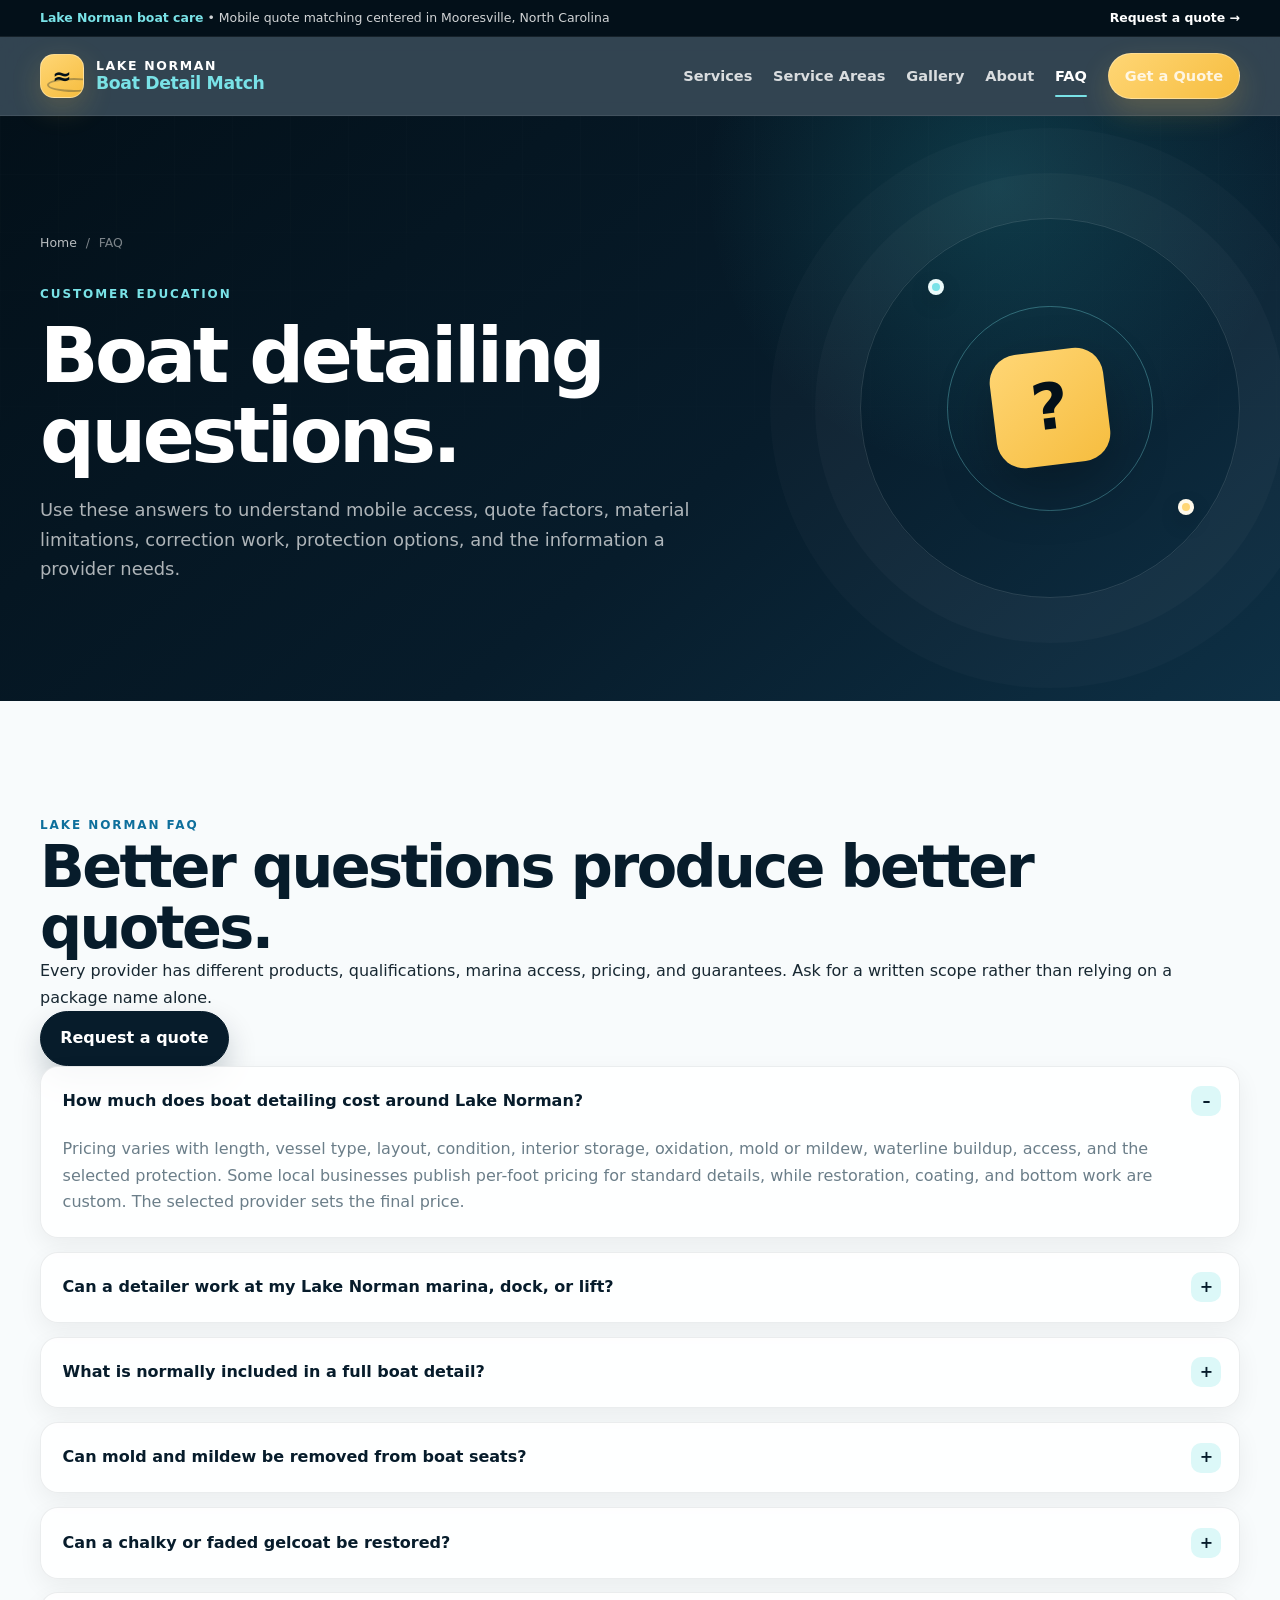
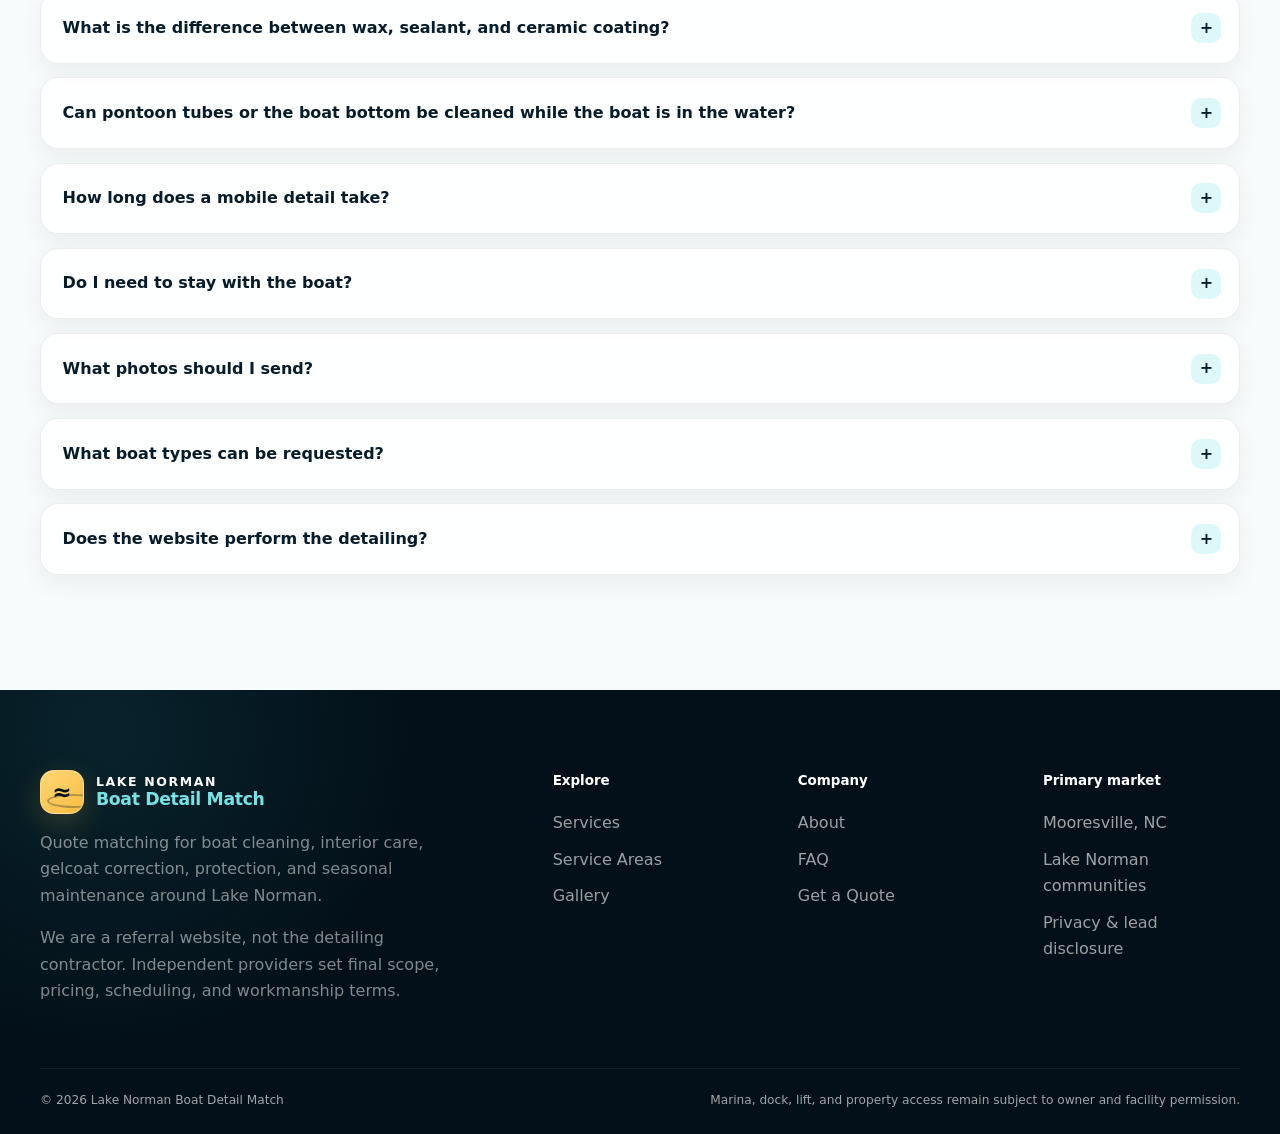
<file: faq.html>
<!doctype html>
<html lang="en">
<head>
  <meta charset="utf-8">
  <meta name="viewport" content="width=device-width, initial-scale=1">
  <title>Lake Norman Boat Detailing FAQ | Mooresville, NC</title>
  <meta name="description" content="Answers about Lake Norman mobile boat detailing, pricing, marina access, mold and mildew, gelcoat oxidation, ceramic coating, bottom cleaning, timing, and quote photos.">
  <meta name="robots" content="index,follow">
  <link rel="canonical" href="https://www.example.com/faq.html">
  <meta property="og:title" content="Lake Norman Boat Detailing FAQ | Mooresville, NC">
  <meta property="og:description" content="Answers about Lake Norman mobile boat detailing, pricing, marina access, mold and mildew, gelcoat oxidation, ceramic coating, bottom cleaning, timing, and quote photos.">
  <meta property="og:type" content="website">
  <meta property="og:url" content="https://www.example.com/faq.html">
  <meta name="theme-color" content="#071c2b">
  <link rel="stylesheet" href="assets/css/styles.css">
  <script type="application/ld+json">
  {"@context":"https://schema.org","@type":"FAQPage","mainEntity":[
    {"@type":"Question","name":"How much does boat detailing cost around Lake Norman?","acceptedAnswer":{"@type":"Answer","text":"Pricing depends on boat length and type, condition, service level, location, access, correction stages, and protection selected. The independent provider confirms the final quote."}},
    {"@type":"Question","name":"Can a detailer work at my Lake Norman marina or dock?","acceptedAnswer":{"@type":"Answer","text":"Often, but the provider must confirm property or facility permission, insurance requirements, utilities, work space, environmental rules, and whether the requested process is allowed."}},
    {"@type":"Question","name":"Can severe gelcoat oxidation be restored?","acceptedAnswer":{"@type":"Answer","text":"Many boats improve through compounding, polishing, or wet sanding, but severe material loss, deep scratches, failed gelcoat, or previous repairs may require specialist repair or repainting."}}
  ]}
  </script>
</head>
<body class="subpage-body page-faq"><a class="skip-link" href="#main-content">Skip to main content</a><div class="announcement-bar">
    <div class="container announcement-inner">
      <span><strong>Lake Norman boat care</strong> • Mobile quote matching centered in Mooresville, North Carolina</span>
      <a href="contact.html">Request a quote <span aria-hidden="true">→</span></a>
    </div>
  </div><header class="site-header">
    <div class="container nav-wrap">
      <a class="brand" href="index.html" aria-label="Lake Norman Boat Detail Match home">
        <span class="brand-mark brand-mark-wave" aria-hidden="true"><span class="brand-wave">≈</span></span>
        <span class="brand-copy"><span class="brand-name">Lake Norman</span><strong>Boat Detail Match</strong></span>
      </a>
      <button class="menu-toggle" type="button" aria-expanded="false" aria-controls="primary-nav">
        <span class="sr-only">Open navigation</span><span></span><span></span><span></span>
      </button>
      <nav id="primary-nav" class="primary-nav" aria-label="Primary navigation">
        <a href="services.html">Services</a>
        <a href="service-areas.html">Service Areas</a>
        <a href="gallery.html">Gallery</a>
        <a href="about.html">About</a>
        <a href="faq.html" aria-current="page">FAQ</a>
        <a class="button button-small nav-cta" href="contact.html">Get a Quote</a>
      </nav>
    </div>
  </header>
<main id="main-content"><section class="subpage-hero">
      <div class="subpage-grid-overlay" aria-hidden="true"></div>
      <div class="container subpage-hero-grid">
        <div class="subpage-copy reveal">
          <nav class="breadcrumb" aria-label="Breadcrumb"><a href="index.html">Home</a><span aria-hidden="true">/</span><span>FAQ</span></nav>
          <p class="eyebrow">Customer education</p>
          <h1>Boat detailing questions.</h1>
          <p>Use these answers to understand mobile access, quote factors, material limitations, correction work, protection options, and the information a provider needs.</p>
        </div>
        <div class="subpage-orbit reveal" aria-hidden="true">
          <div class="orbit-ring orbit-ring-large"></div><div class="orbit-ring orbit-ring-small"></div>
          <div class="orbit-dot orbit-dot-one"></div><div class="orbit-dot orbit-dot-two"></div>
          <div class="orbit-symbol">?</div>
        </div>
      </div>
    </section>
<section class="section faq-page-section"><div class="container faq-layout"><aside class="faq-aside reveal"><p class="eyebrow">Lake Norman FAQ</p><h2>Better questions produce better quotes.</h2><p>Every provider has different products, qualifications, marina access, pricing, and guarantees. Ask for a written scope rather than relying on a package name alone.</p><a class="button button-dark" href="contact.html">Request a quote</a></aside><div class="faq-list faq-page-list reveal">
  <details open><summary>How much does boat detailing cost around Lake Norman?</summary><p>Pricing varies with length, vessel type, layout, condition, interior storage, oxidation, mold or mildew, waterline buildup, access, and the selected protection. Some local businesses publish per-foot pricing for standard details, while restoration, coating, and bottom work are custom. The selected provider sets the final price.</p></details>
  <details><summary>Can a detailer work at my Lake Norman marina, dock, or lift?</summary><p>Often, but “mobile” is not automatic permission. Confirm the facility’s outside-vendor rules, insurance requirements, water and power use, runoff restrictions, work hours, parking, boat movement, and whether the requested chemicals or processes are allowed.</p></details>
  <details><summary>What is normally included in a full boat detail?</summary><p>A common full detail may include an exterior wash and dry, interior vacuuming and cleaning, vinyl care, floors or carpet, glass, trim, rails, cupholders, tables, and accessible storage. Polishing, oxidation correction, ceramic coating, bottom cleaning, heavy mildew, stain extraction, or repairs may be separate.</p></details>
  <details><summary>Can mold and mildew be removed from boat seats?</summary><p>Many surface stains improve with material-appropriate cleaning and repeated treatment. Permanent discoloration, weakened stitching, cracked vinyl, foam contamination, and deep growth may not be fully reversible. The provider should test an inconspicuous area and avoid unsafe chemical promises.</p></details>
  <details><summary>Can a chalky or faded gelcoat be restored?</summary><p>Light to moderate oxidation often improves with staged compounding and polishing. Severe oxidation may require wet sanding or a test spot. If gelcoat is too thin, cracked, repaired poorly, or deeply damaged, gelcoat repair or repainting may be safer than aggressive correction.</p></details>
  <details><summary>What is the difference between wax, sealant, and ceramic coating?</summary><p>They differ in chemistry, preparation, maintenance, price, and expected durability. A coating is not a substitute for correction; applying it over oxidation or contamination locks in a poor surface. Ask the provider to identify the product, preparation stages, maintenance plan, exclusions, and written warranty.</p></details>
  <details><summary>Can pontoon tubes or the boat bottom be cleaned while the boat is in the water?</summary><p>Many thorough bottom-cleaning and tube-brightening jobs require the boat to be lifted, trailered, or hauled out so the provider can safely reach the full surface and manage runoff. The marina or facility must approve the process. Do not assume acid washing or chemical treatment is permitted at the slip.</p></details>
  <details><summary>How long does a mobile detail take?</summary><p>A maintained boat may take several hours; heavy interiors, larger cruisers, severe oxidation, multi-stage correction, coatings, or bottom work can require a full day or multiple days. Weather, shade, access, utilities, drying, cure time, and marina scheduling also affect timing.</p></details>
  <details><summary>Do I need to stay with the boat?</summary><p>That depends on the owner, provider, marina, and property rules. Arrange keys, access codes, boat movement, valuables, alarms, pets, parking, payment, progress photos, and final inspection before the appointment.</p></details>
  <details><summary>What photos should I send?</summary><p>Include both exterior sides, bow, stern, interior overview, seats, floor or carpet, storage areas, tower or enclosure, waterline, visible pontoon tubes or bottom, and close-ups of the worst oxidation, scratches, stains, mold, mildew, water spots, or damage. Photos should be current and taken in neutral daylight.</p></details>
  <details><summary>What boat types can be requested?</summary><p>The form supports pontoons and tritoons, wake and ski boats, bowriders, runabouts, cruisers, fishing boats, jet skis and other personal watercraft. Provider capability and equipment still need to be confirmed.</p></details>
  <details><summary>Does the website perform the detailing?</summary><p>No. Lake Norman Boat Detail Match is a referral website. The independent provider who accepts the request performs the service and is responsible for the final quote, contract, insurance, scheduling, access, products, workmanship, and customer support.</p></details>
</div></div></section>
</main><footer class="site-footer">
    <div class="container footer-top">
      <div class="footer-intro">
        <a class="brand footer-brand" href="index.html">
          <span class="brand-mark brand-mark-wave" aria-hidden="true"><span class="brand-wave">≈</span></span>
          <span class="brand-copy"><span class="brand-name">Lake Norman</span><strong>Boat Detail Match</strong></span>
        </a>
        <p>Quote matching for boat cleaning, interior care, gelcoat correction, protection, and seasonal maintenance around Lake Norman.</p>
        <p class="footer-disclosure">We are a referral website, not the detailing contractor. Independent providers set final scope, pricing, scheduling, and workmanship terms.</p>
      </div>
      <div class="footer-column">
        <strong>Explore</strong>
        <a href="services.html">Services</a>
        <a href="service-areas.html">Service Areas</a>
        <a href="gallery.html">Gallery</a>
      </div>
      <div class="footer-column">
        <strong>Company</strong>
        <a href="about.html">About</a>
        <a href="faq.html">FAQ</a>
        <a href="contact.html">Get a Quote</a>
      </div>
      <div class="footer-column">
        <strong>Primary market</strong>
        <span>Mooresville, NC</span>
        <span>Lake Norman communities</span>
        <a href="privacy.html">Privacy & lead disclosure</a>
      </div>
    </div>
    <div class="container footer-bottom">
      <span>© <span data-current-year></span> Lake Norman Boat Detail Match</span>
      <span>Marina, dock, lift, and property access remain subject to owner and facility permission.</span>
    </div>
  </footer><script src="assets/js/main.js" defer></script></body></html>
</file>
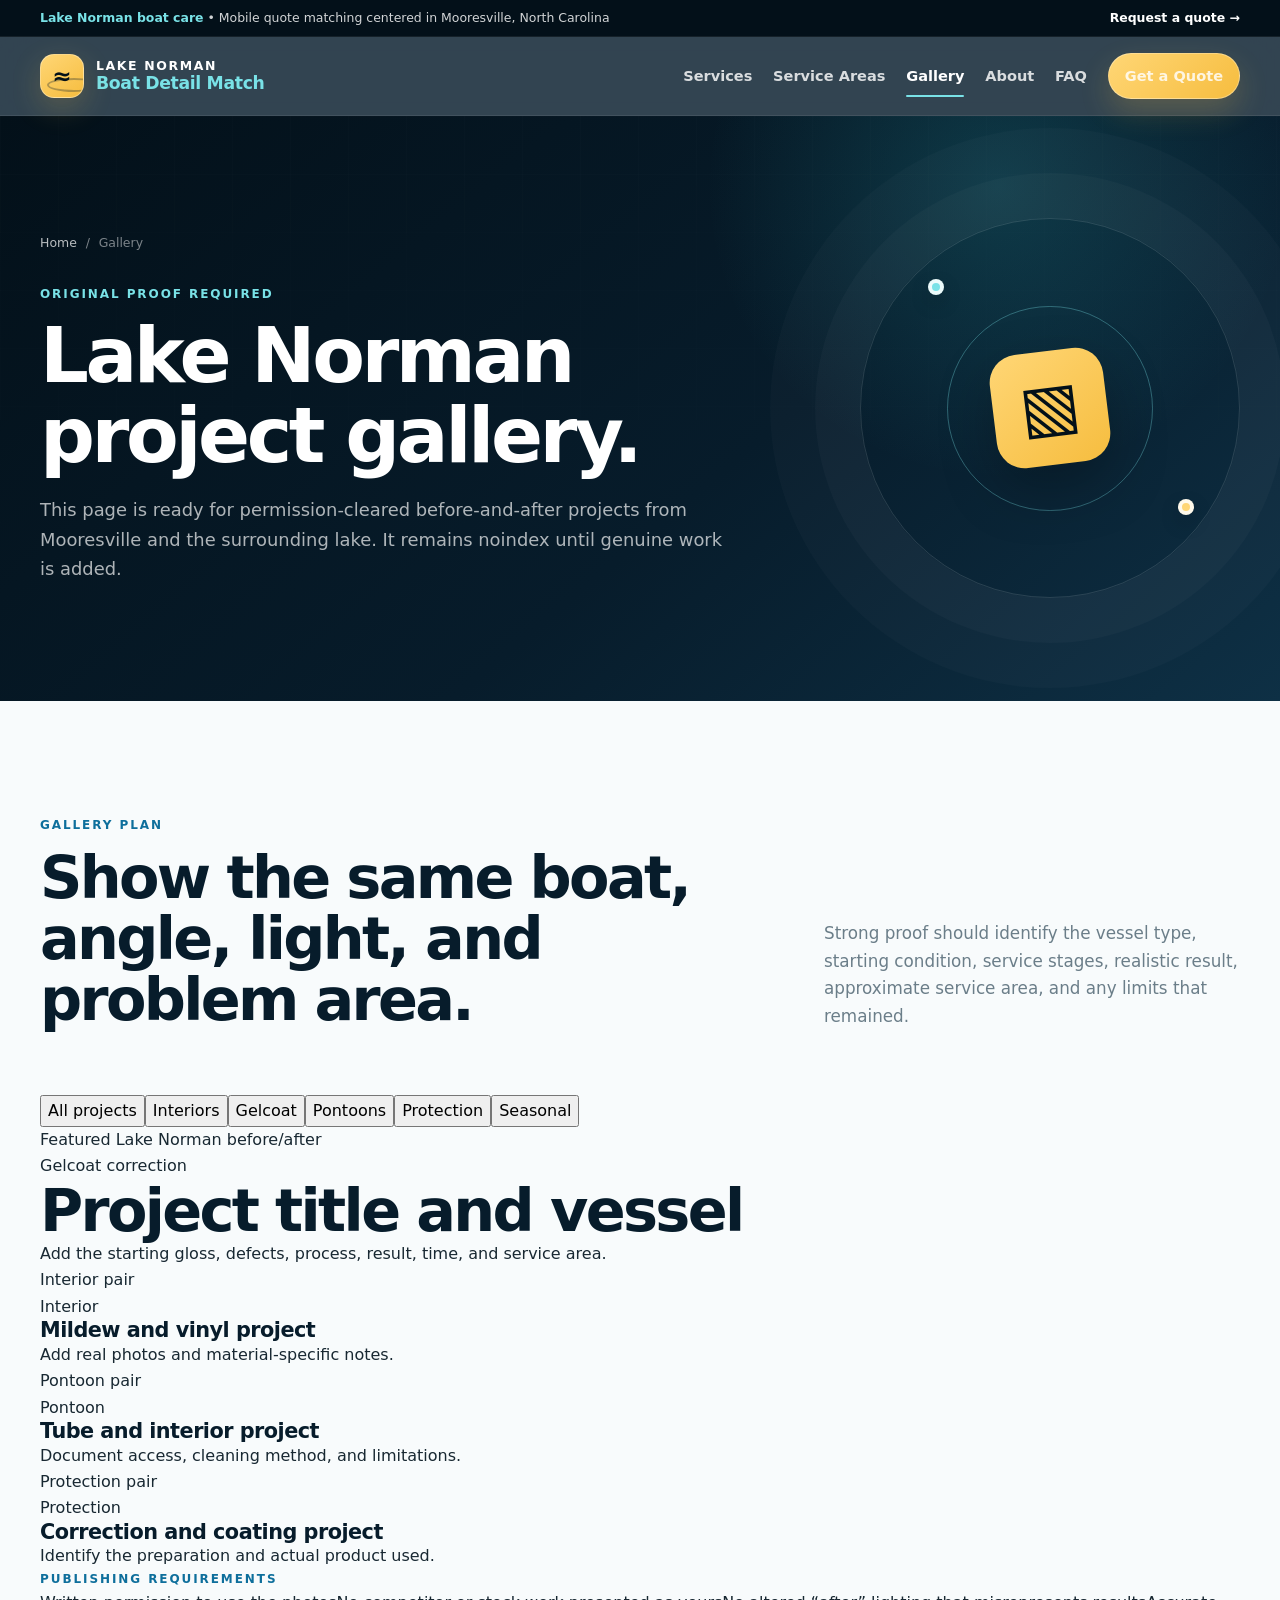
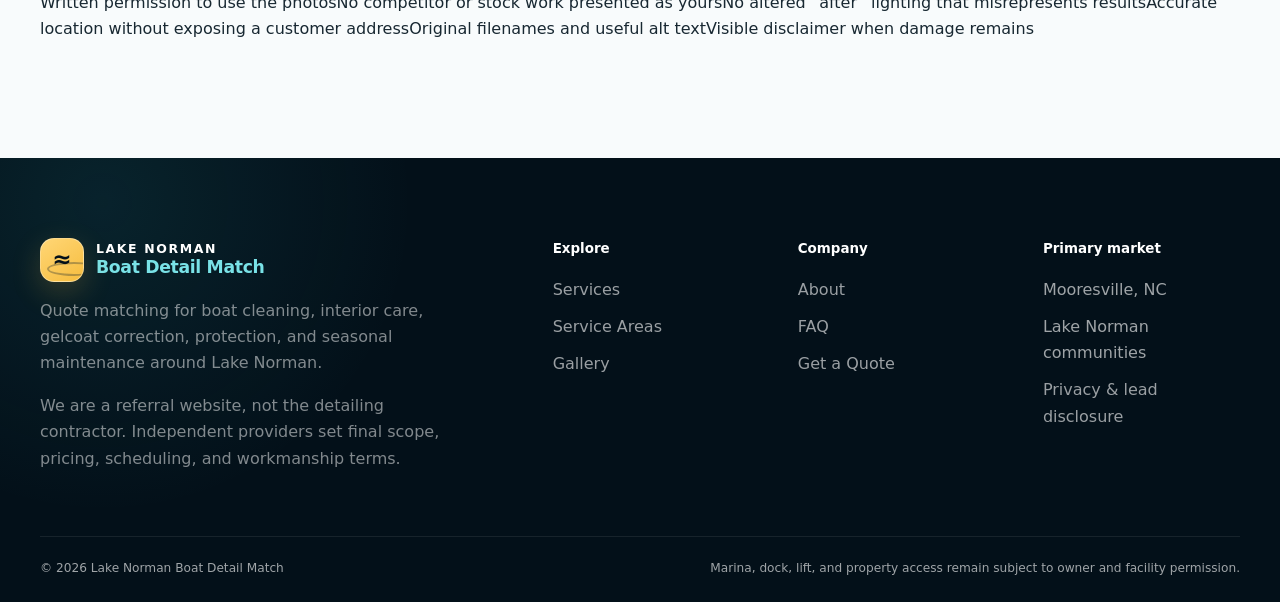
<file: gallery.html>
<!doctype html>
<html lang="en">
<head>
  <meta charset="utf-8">
  <meta name="viewport" content="width=device-width, initial-scale=1">
  <title>Lake Norman Boat Detailing Gallery | Mooresville, NC</title>
  <meta name="description" content="Lake Norman boat detailing gallery framework for interior cleaning, gelcoat correction, oxidation removal, pontoon cleaning, ceramic protection, and seasonal projects.">
  <meta name="robots" content="noindex,follow">
  <link rel="canonical" href="https://www.example.com/gallery.html">
  <meta property="og:title" content="Lake Norman Boat Detailing Gallery | Mooresville, NC">
  <meta property="og:description" content="Lake Norman boat detailing gallery framework for interior cleaning, gelcoat correction, oxidation removal, pontoon cleaning, ceramic protection, and seasonal projects.">
  <meta property="og:type" content="website">
  <meta property="og:url" content="https://www.example.com/gallery.html">
  <meta name="theme-color" content="#071c2b">
  <link rel="stylesheet" href="assets/css/styles.css">
  
</head>
<body class="subpage-body page-gallery"><a class="skip-link" href="#main-content">Skip to main content</a><div class="announcement-bar">
    <div class="container announcement-inner">
      <span><strong>Lake Norman boat care</strong> • Mobile quote matching centered in Mooresville, North Carolina</span>
      <a href="contact.html">Request a quote <span aria-hidden="true">→</span></a>
    </div>
  </div><header class="site-header">
    <div class="container nav-wrap">
      <a class="brand" href="index.html" aria-label="Lake Norman Boat Detail Match home">
        <span class="brand-mark brand-mark-wave" aria-hidden="true"><span class="brand-wave">≈</span></span>
        <span class="brand-copy"><span class="brand-name">Lake Norman</span><strong>Boat Detail Match</strong></span>
      </a>
      <button class="menu-toggle" type="button" aria-expanded="false" aria-controls="primary-nav">
        <span class="sr-only">Open navigation</span><span></span><span></span><span></span>
      </button>
      <nav id="primary-nav" class="primary-nav" aria-label="Primary navigation">
        <a href="services.html">Services</a>
        <a href="service-areas.html">Service Areas</a>
        <a href="gallery.html" aria-current="page">Gallery</a>
        <a href="about.html">About</a>
        <a href="faq.html">FAQ</a>
        <a class="button button-small nav-cta" href="contact.html">Get a Quote</a>
      </nav>
    </div>
  </header>
<main id="main-content"><section class="subpage-hero">
      <div class="subpage-grid-overlay" aria-hidden="true"></div>
      <div class="container subpage-hero-grid">
        <div class="subpage-copy reveal">
          <nav class="breadcrumb" aria-label="Breadcrumb"><a href="index.html">Home</a><span aria-hidden="true">/</span><span>Gallery</span></nav>
          <p class="eyebrow">Original proof required</p>
          <h1>Lake Norman project gallery.</h1>
          <p>This page is ready for permission-cleared before-and-after projects from Mooresville and the surrounding lake. It remains noindex until genuine work is added.</p>
        </div>
        <div class="subpage-orbit reveal" aria-hidden="true">
          <div class="orbit-ring orbit-ring-large"></div><div class="orbit-ring orbit-ring-small"></div>
          <div class="orbit-dot orbit-dot-one"></div><div class="orbit-dot orbit-dot-two"></div>
          <div class="orbit-symbol">▧</div>
        </div>
      </div>
    </section>
<section class="section gallery-framework"><div class="container"><div class="section-heading heading-row reveal"><div><p class="eyebrow">Gallery plan</p><h2>Show the same boat, angle, light, and problem area.</h2></div><p>Strong proof should identify the vessel type, starting condition, service stages, realistic result, approximate service area, and any limits that remained.</p></div>
  <div class="gallery-category-filter reveal"><button type="button" class="is-active">All projects</button><button type="button">Interiors</button><button type="button">Gelcoat</button><button type="button">Pontoons</button><button type="button">Protection</button><button type="button">Seasonal</button></div>
  <div class="gallery-project-grid">
    <article class="gallery-project-card gallery-project-featured reveal"><div class="gallery-image-placeholder"><span>Featured Lake Norman before/after</span></div><div><span class="project-category">Gelcoat correction</span><h2>Project title and vessel</h2><p>Add the starting gloss, defects, process, result, time, and service area.</p></div></article>
    <article class="gallery-project-card reveal"><div class="gallery-image-placeholder interior-placeholder"><span>Interior pair</span></div><div><span class="project-category">Interior</span><h3>Mildew and vinyl project</h3><p>Add real photos and material-specific notes.</p></div></article>
    <article class="gallery-project-card reveal"><div class="gallery-image-placeholder pontoon-placeholder"><span>Pontoon pair</span></div><div><span class="project-category">Pontoon</span><h3>Tube and interior project</h3><p>Document access, cleaning method, and limitations.</p></div></article>
    <article class="gallery-project-card reveal"><div class="gallery-image-placeholder coating-placeholder"><span>Protection pair</span></div><div><span class="project-category">Protection</span><h3>Correction and coating project</h3><p>Identify the preparation and actual product used.</p></div></article>
  </div>
  <div class="gallery-rules reveal"><p class="eyebrow">Publishing requirements</p><div class="standard-list"><span>Written permission to use the photos</span><span>No competitor or stock work presented as yours</span><span>No altered “after” lighting that misrepresents results</span><span>Accurate location without exposing a customer address</span><span>Original filenames and useful alt text</span><span>Visible disclaimer when damage remains</span></div></div>
</div></section>
</main><footer class="site-footer">
    <div class="container footer-top">
      <div class="footer-intro">
        <a class="brand footer-brand" href="index.html">
          <span class="brand-mark brand-mark-wave" aria-hidden="true"><span class="brand-wave">≈</span></span>
          <span class="brand-copy"><span class="brand-name">Lake Norman</span><strong>Boat Detail Match</strong></span>
        </a>
        <p>Quote matching for boat cleaning, interior care, gelcoat correction, protection, and seasonal maintenance around Lake Norman.</p>
        <p class="footer-disclosure">We are a referral website, not the detailing contractor. Independent providers set final scope, pricing, scheduling, and workmanship terms.</p>
      </div>
      <div class="footer-column">
        <strong>Explore</strong>
        <a href="services.html">Services</a>
        <a href="service-areas.html">Service Areas</a>
        <a href="gallery.html">Gallery</a>
      </div>
      <div class="footer-column">
        <strong>Company</strong>
        <a href="about.html">About</a>
        <a href="faq.html">FAQ</a>
        <a href="contact.html">Get a Quote</a>
      </div>
      <div class="footer-column">
        <strong>Primary market</strong>
        <span>Mooresville, NC</span>
        <span>Lake Norman communities</span>
        <a href="privacy.html">Privacy & lead disclosure</a>
      </div>
    </div>
    <div class="container footer-bottom">
      <span>© <span data-current-year></span> Lake Norman Boat Detail Match</span>
      <span>Marina, dock, lift, and property access remain subject to owner and facility permission.</span>
    </div>
  </footer><script src="assets/js/main.js" defer></script></body></html>
</file>
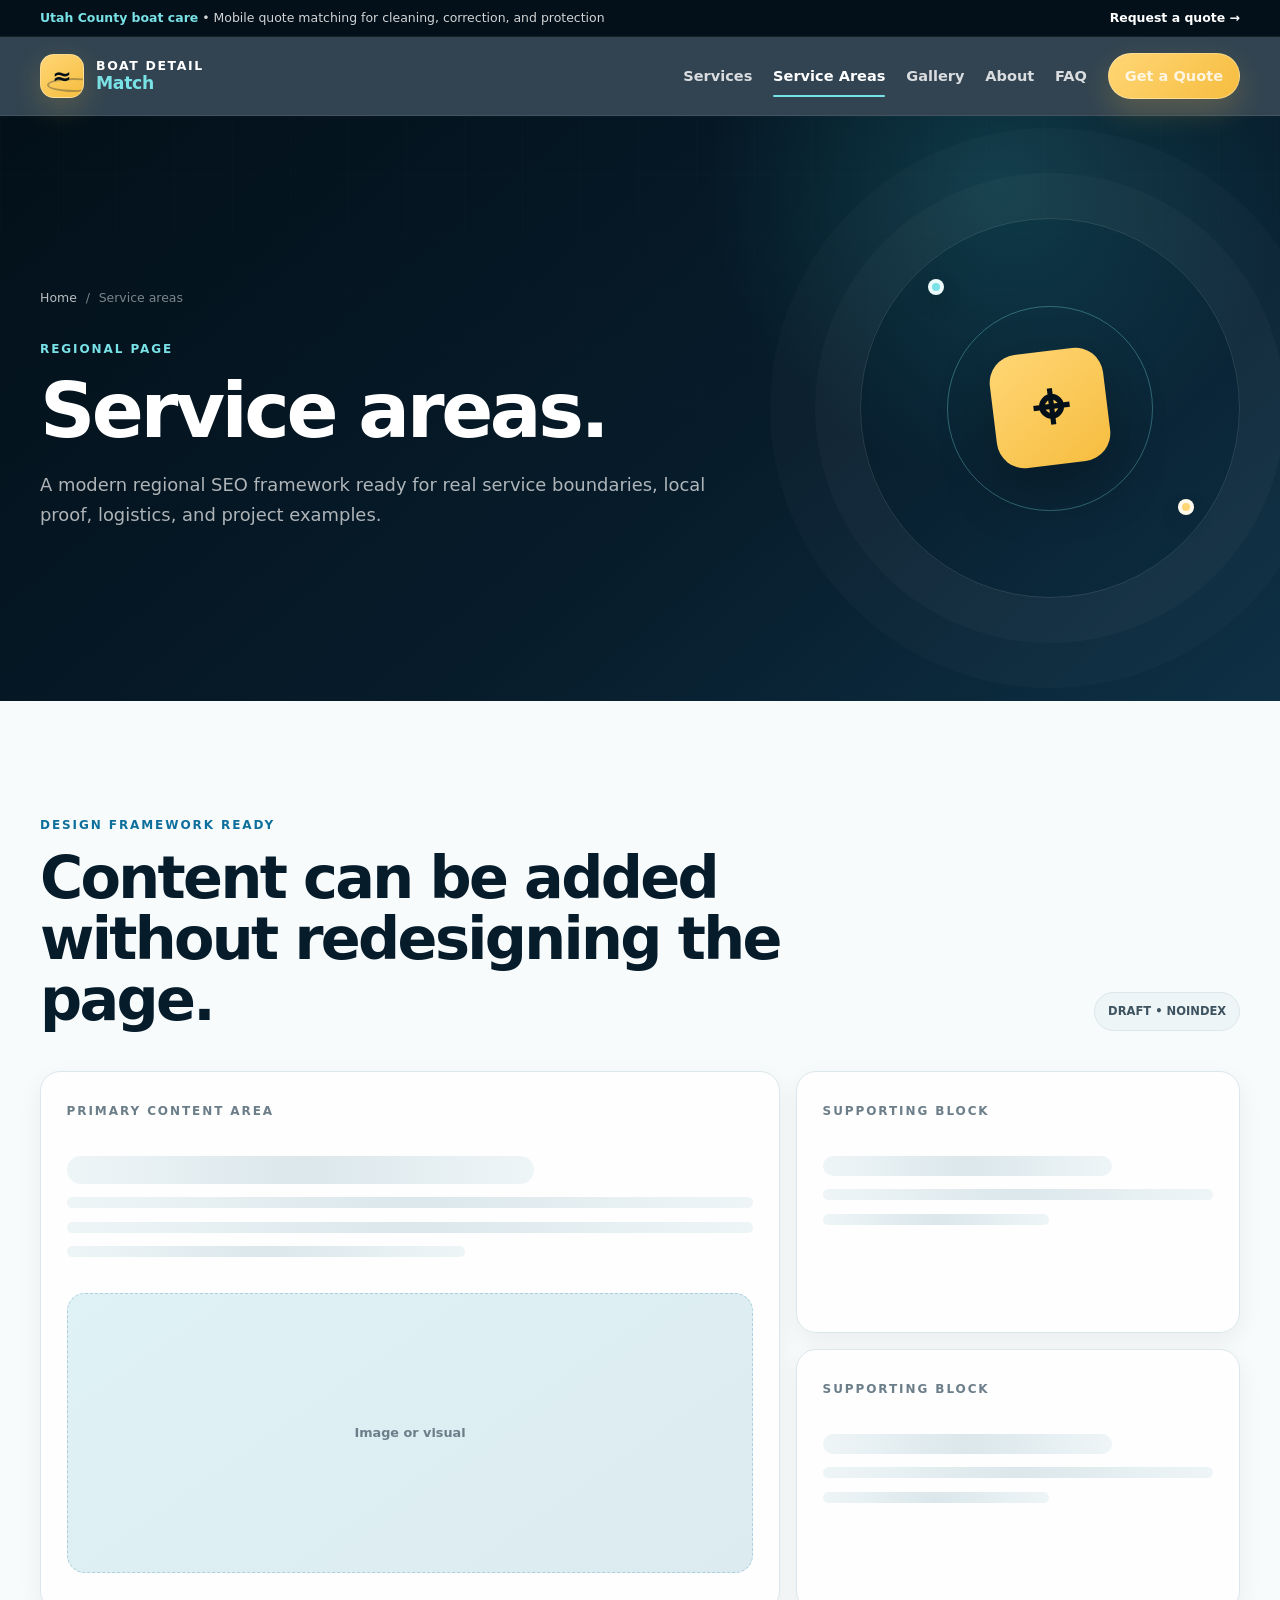
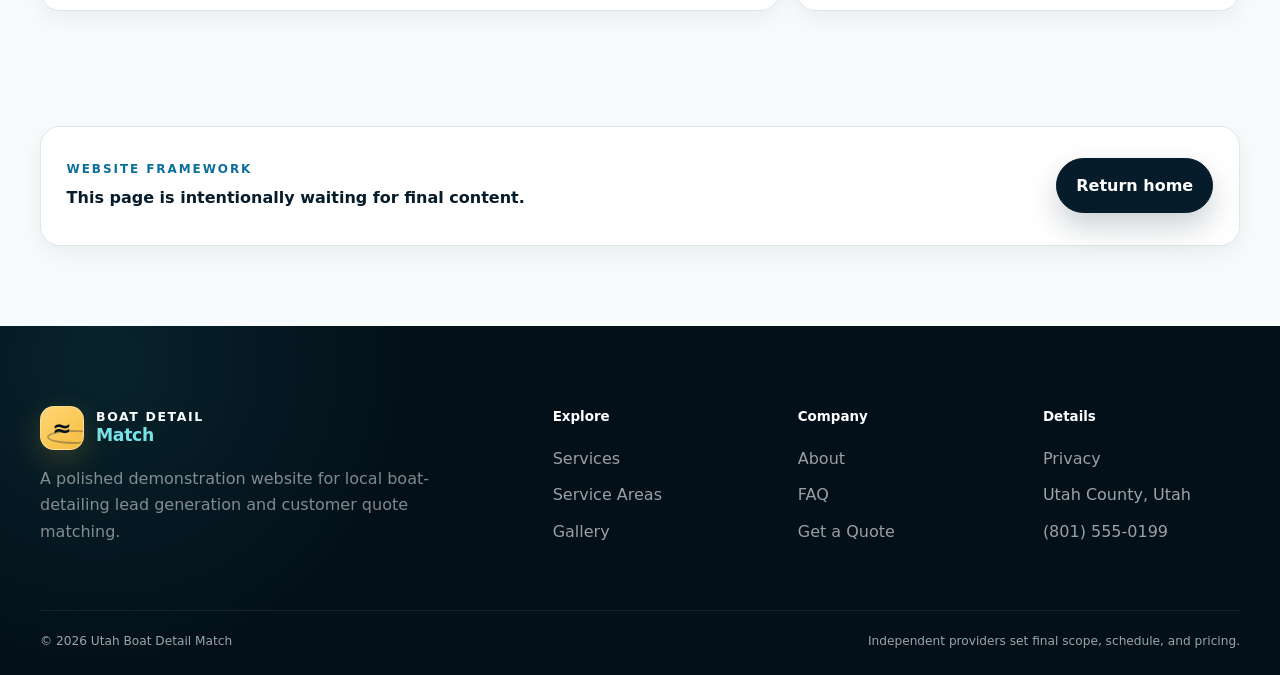
<file: service-areas.html>
<!doctype html>
<html lang="en">
<head>
  <meta charset="utf-8">
  <meta name="viewport" content="width=device-width, initial-scale=1">
  <title>Boat Detailing Service Areas | Utah Boat Detail Match</title>
  <meta name="description" content="A modern regional SEO framework ready for real service boundaries, local proof, logistics, and project examples.">
  <meta name="robots" content="noindex,follow">
  <meta name="theme-color" content="#071c2b">
  <link rel="stylesheet" href="assets/css/styles.css">
</head>
<body class="subpage-body page-areas">
  <a class="skip-link" href="#main-content">Skip to main content</a>
  <div class="announcement-bar">
    <div class="container announcement-inner">
      <span><strong>Utah County boat care</strong> • Mobile quote matching for cleaning, correction, and protection</span>
      <a href="contact.html">Request a quote <span aria-hidden="true">→</span></a>
    </div>
  </div>
  <header class="site-header">
    <div class="container nav-wrap">
      <a class="brand" href="index.html" aria-label="Utah Boat Detail Match home">
        <span class="brand-mark brand-mark-wave" aria-hidden="true">
          <span class="brand-wave">≈</span>
        </span>
        <span class="brand-copy">
          <span class="brand-name">Boat Detail</span>
          <strong>Match</strong>
        </span>
      </a>

      <button class="menu-toggle" type="button" aria-expanded="false" aria-controls="primary-nav">
        <span class="sr-only">Open navigation</span>
        <span></span><span></span><span></span>
      </button>

      <nav id="primary-nav" class="primary-nav" aria-label="Primary navigation">
        <a href="services.html">Services</a>
        <a href="service-areas.html" aria-current="page">Service Areas</a>
        <a href="gallery.html">Gallery</a>
        <a href="about.html">About</a>
        <a href="faq.html">FAQ</a>
        <a class="button button-small nav-cta" href="contact.html">Get a Quote</a>
      </nav>
    </div>
  </header>

  <main id="main-content">
    <section class="subpage-hero">
      <div class="subpage-grid-overlay" aria-hidden="true"></div>
      <div class="container subpage-hero-grid">
        <div class="subpage-copy reveal">
          <nav class="breadcrumb" aria-label="Breadcrumb">
            <a href="index.html">Home</a>
            <span aria-hidden="true">/</span>
            <span>Service areas</span>
          </nav>
          <p class="eyebrow">Regional page</p>
          <h1>Service areas.</h1>
          <p>A modern regional SEO framework ready for real service boundaries, local proof, logistics, and project examples.</p>
        </div>

        <div class="subpage-orbit reveal" aria-hidden="true">
          <div class="orbit-ring orbit-ring-large"></div>
          <div class="orbit-ring orbit-ring-small"></div>
          <div class="orbit-dot orbit-dot-one"></div>
          <div class="orbit-dot orbit-dot-two"></div>
          <div class="orbit-symbol">⌖</div>
        </div>
      </div>
    </section>

    <section class="section page-builder-section">
      <div class="container">
        <div class="builder-heading reveal">
          <div>
            <p class="eyebrow">Design framework ready</p>
            <h2>Content can be added without redesigning the page.</h2>
          </div>
          <span class="draft-badge">Draft • Noindex</span>
        </div>

        <div class="reveal">
          
        <div class="page-builder-grid">
          <article class="content-placeholder content-placeholder-large">
            <span class="placeholder-label">Primary content area</span>
            <div class="skeleton skeleton-title"></div>
            <div class="skeleton"></div>
            <div class="skeleton"></div>
            <div class="skeleton skeleton-short"></div>
            <div class="placeholder-media"><span>Image or visual</span></div>
          </article>
          <article class="content-placeholder">
            <span class="placeholder-label">Supporting block</span>
            <div class="skeleton skeleton-title-small"></div>
            <div class="skeleton"></div>
            <div class="skeleton skeleton-short"></div>
          </article>
          <article class="content-placeholder">
            <span class="placeholder-label">Supporting block</span>
            <div class="skeleton skeleton-title-small"></div>
            <div class="skeleton"></div>
            <div class="skeleton skeleton-short"></div>
          </article>
        </div>
    
        </div>
      </div>
    </section>

    <section class="subpage-cta">
      <div class="container subpage-cta-inner reveal">
        <div>
          <span class="small-kicker">Website framework</span>
          <strong>This page is intentionally waiting for final content.</strong>
        </div>
        <a class="button button-dark" href="index.html">Return home</a>
      </div>
    </section>
  </main>

  <footer class="site-footer">
    <div class="container footer-top">
      <div class="footer-intro">
        <a class="brand footer-brand" href="index.html">
          <span class="brand-mark brand-mark-wave" aria-hidden="true"><span class="brand-wave">≈</span></span>
          <span class="brand-copy"><span class="brand-name">Boat Detail</span><strong>Match</strong></span>
        </a>
        <p>A polished demonstration website for local boat-detailing lead generation and customer quote matching.</p>
      </div>

      <div class="footer-column">
        <strong>Explore</strong>
        <a href="services.html">Services</a>
        <a href="service-areas.html">Service Areas</a>
        <a href="gallery.html">Gallery</a>
      </div>

      <div class="footer-column">
        <strong>Company</strong>
        <a href="about.html">About</a>
        <a href="faq.html">FAQ</a>
        <a href="contact.html">Get a Quote</a>
      </div>

      <div class="footer-column">
        <strong>Details</strong>
        <a href="privacy.html">Privacy</a>
        <span>Utah County, Utah</span>
        <a href="tel:+18015550199">(801) 555-0199</a>
      </div>
    </div>

    <div class="container footer-bottom">
      <span>© <span data-current-year></span> Utah Boat Detail Match</span>
      <span>Independent providers set final scope, schedule, and pricing.</span>
    </div>
  </footer>
  <script src="assets/js/main.js" defer></script>
</body>
</html>
</file>
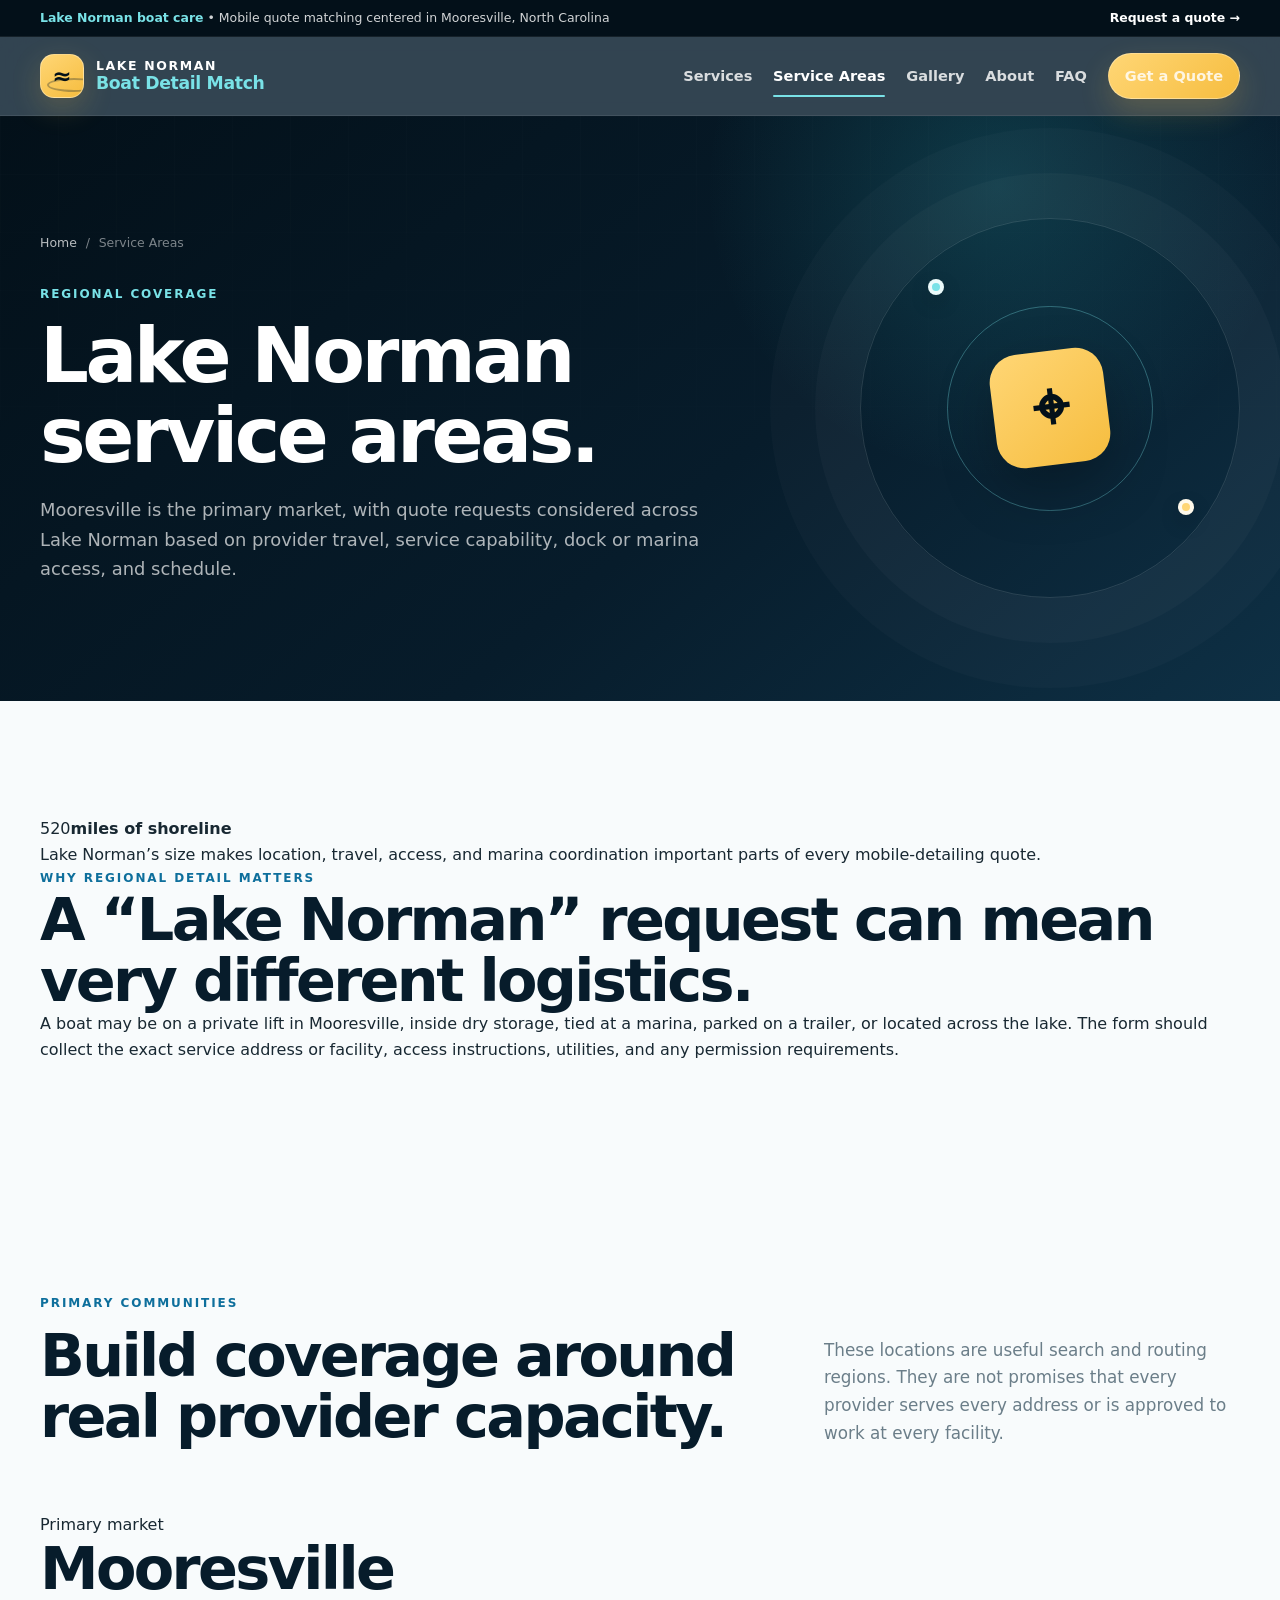
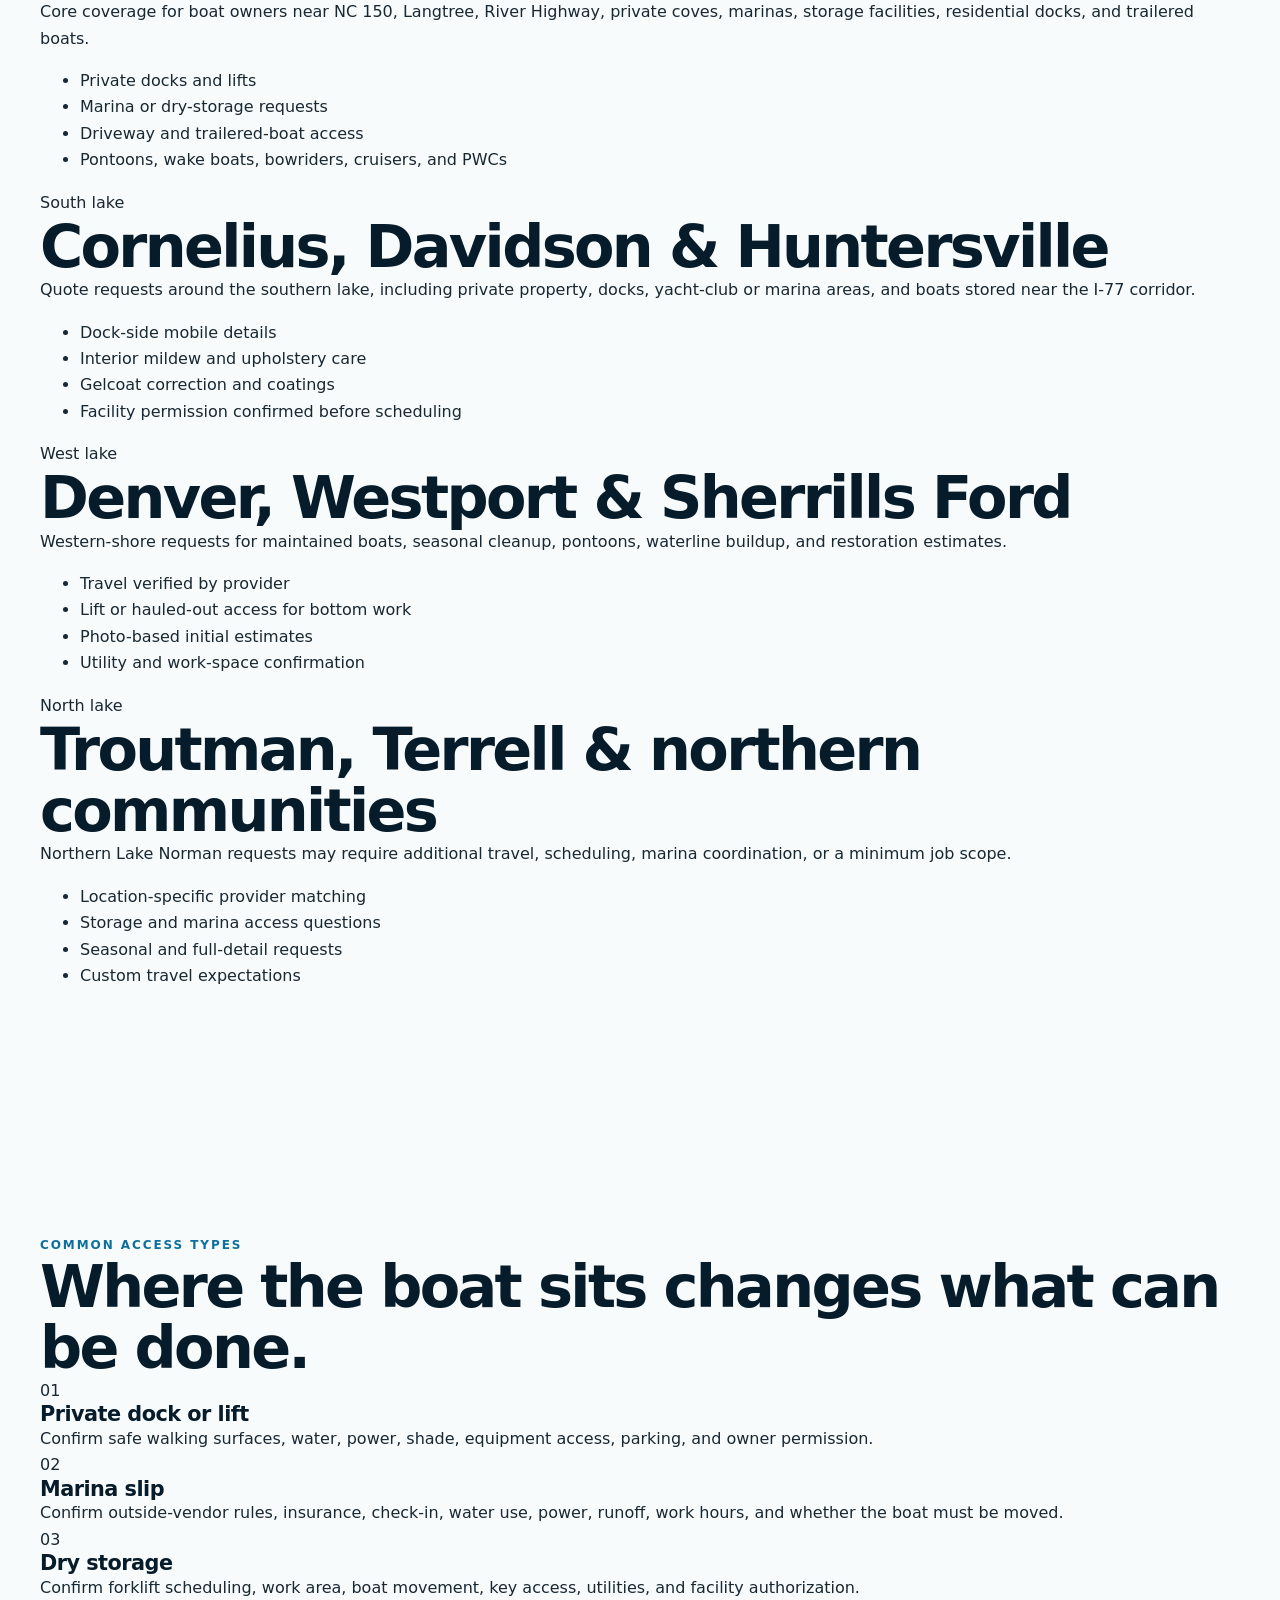
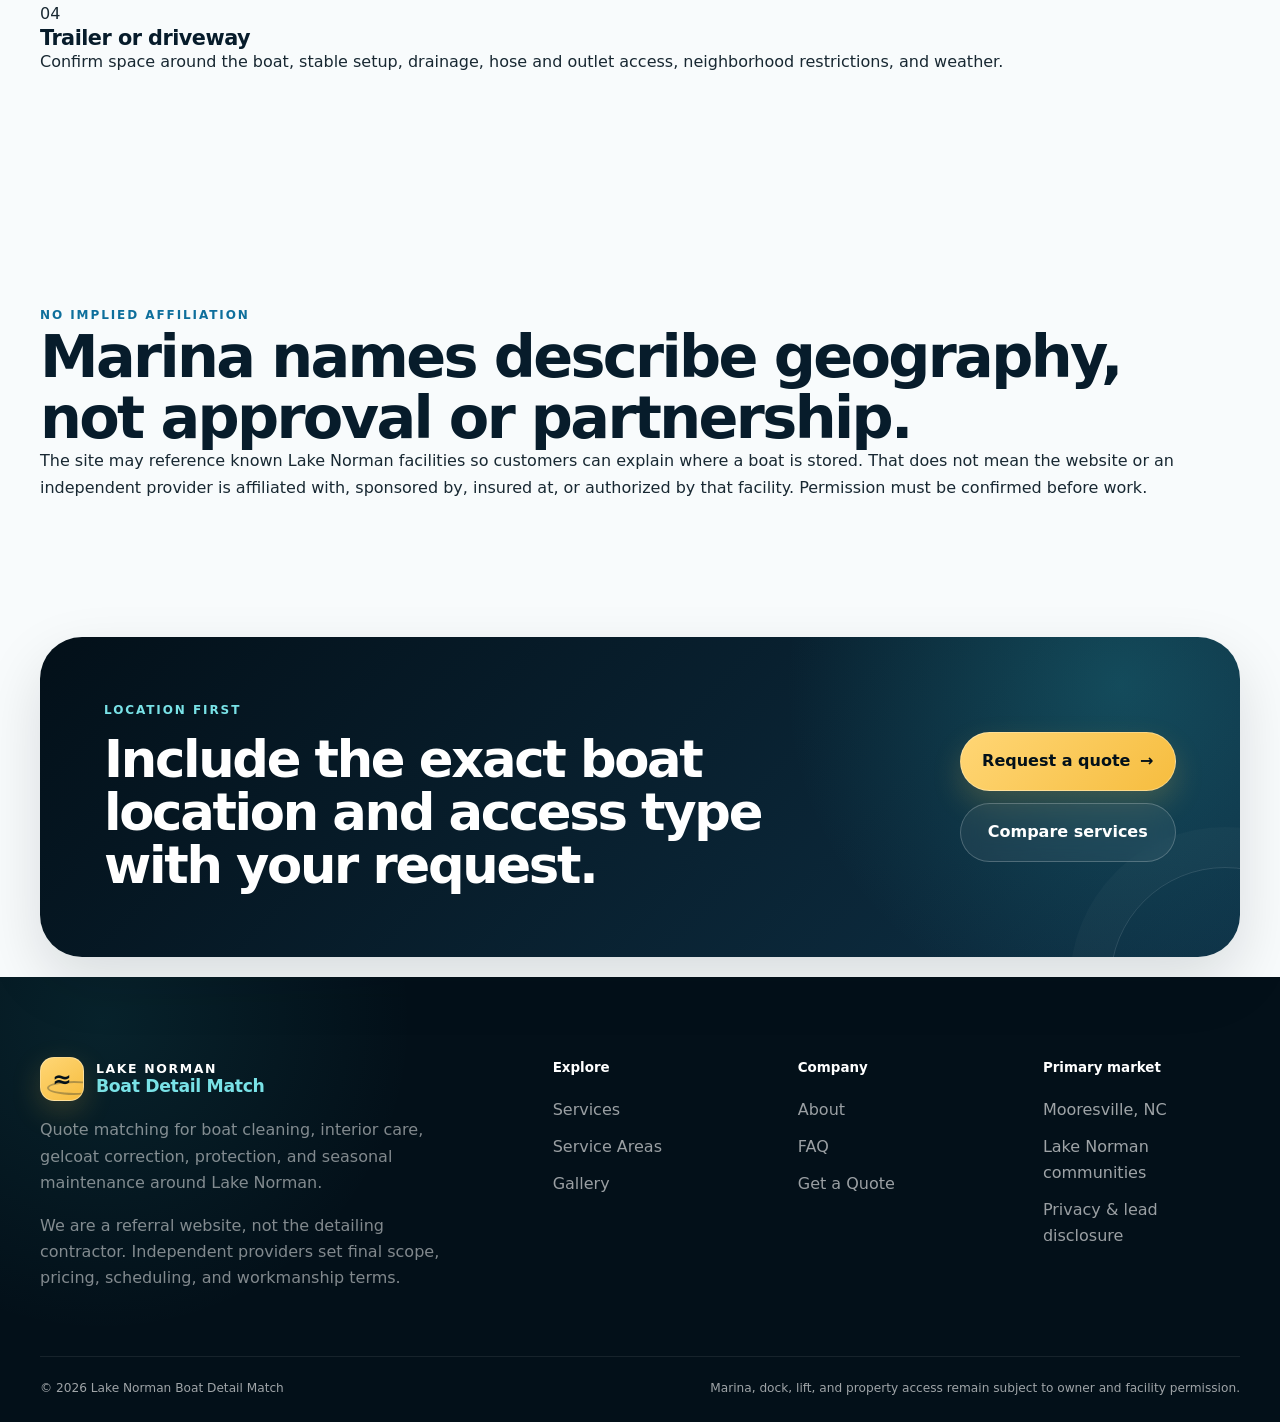
<file: services-for-businesses.html>
<!doctype html>
<html lang="en">
<head>
  <meta charset="utf-8">
  <meta name="viewport" content="width=device-width, initial-scale=1">
  <title>Lake Norman Boat Detailing Service Areas | Mooresville, NC</title>
  <meta name="description" content="Boat detailing quote matching centered in Mooresville and serving Lake Norman communities including Cornelius, Davidson, Huntersville, Denver, Sherrills Ford, Terrell, Troutman, and nearby areas.">
  <meta name="robots" content="index,follow">
  <link rel="canonical" href="https://www.example.com/service-areas.html">
  <meta property="og:title" content="Lake Norman Boat Detailing Service Areas | Mooresville, NC">
  <meta property="og:description" content="Boat detailing quote matching centered in Mooresville and serving Lake Norman communities including Cornelius, Davidson, Huntersville, Denver, Sherrills Ford, Terrell, Troutman, and nearby areas.">
  <meta property="og:type" content="website">
  <meta property="og:url" content="https://www.example.com/service-areas.html">
  <meta name="theme-color" content="#071c2b">
  <link rel="stylesheet" href="assets/css/styles.css">
  
</head>
<body class="subpage-body page-areas"><a class="skip-link" href="#main-content">Skip to main content</a><div class="announcement-bar">
    <div class="container announcement-inner">
      <span><strong>Lake Norman boat care</strong> • Mobile quote matching centered in Mooresville, North Carolina</span>
      <a href="contact.html">Request a quote <span aria-hidden="true">→</span></a>
    </div>
  </div><header class="site-header">
    <div class="container nav-wrap">
      <a class="brand" href="index.html" aria-label="Lake Norman Boat Detail Match home">
        <span class="brand-mark brand-mark-wave" aria-hidden="true"><span class="brand-wave">≈</span></span>
        <span class="brand-copy"><span class="brand-name">Lake Norman</span><strong>Boat Detail Match</strong></span>
      </a>
      <button class="menu-toggle" type="button" aria-expanded="false" aria-controls="primary-nav">
        <span class="sr-only">Open navigation</span><span></span><span></span><span></span>
      </button>
      <nav id="primary-nav" class="primary-nav" aria-label="Primary navigation">
        <a href="services.html">Services</a>
        <a href="service-areas.html" aria-current="page">Service Areas</a>
        <a href="gallery.html">Gallery</a>
        <a href="about.html">About</a>
        <a href="faq.html">FAQ</a>
        <a class="button button-small nav-cta" href="contact.html">Get a Quote</a>
      </nav>
    </div>
  </header>
<main id="main-content"><section class="subpage-hero">
      <div class="subpage-grid-overlay" aria-hidden="true"></div>
      <div class="container subpage-hero-grid">
        <div class="subpage-copy reveal">
          <nav class="breadcrumb" aria-label="Breadcrumb"><a href="index.html">Home</a><span aria-hidden="true">/</span><span>Service Areas</span></nav>
          <p class="eyebrow">Regional coverage</p>
          <h1>Lake Norman service areas.</h1>
          <p>Mooresville is the primary market, with quote requests considered across Lake Norman based on provider travel, service capability, dock or marina access, and schedule.</p>
        </div>
        <div class="subpage-orbit reveal" aria-hidden="true">
          <div class="orbit-ring orbit-ring-large"></div><div class="orbit-ring orbit-ring-small"></div>
          <div class="orbit-dot orbit-dot-one"></div><div class="orbit-dot orbit-dot-two"></div>
          <div class="orbit-symbol">⌖</div>
        </div>
      </div>
    </section>
<section class="section regional-intro"><div class="container region-summary-grid"><div class="region-stat reveal"><span>520</span><strong>miles of shoreline</strong><p>Lake Norman’s size makes location, travel, access, and marina coordination important parts of every mobile-detailing quote.</p></div><div class="region-copy reveal"><p class="eyebrow">Why regional detail matters</p><h2>A “Lake Norman” request can mean very different logistics.</h2><p>A boat may be on a private lift in Mooresville, inside dry storage, tied at a marina, parked on a trailer, or located across the lake. The form should collect the exact service address or facility, access instructions, utilities, and any permission requirements.</p></div></div></section>
<section class="section area-directory-section"><div class="container"><div class="section-heading heading-row reveal"><div><p class="eyebrow">Primary communities</p><h2>Build coverage around real provider capacity.</h2></div><p>These locations are useful search and routing regions. They are not promises that every provider serves every address or is approved to work at every facility.</p></div><div class="area-directory">
  <article id="mooresville" class="area-directory-card area-featured reveal"><span class="area-tag">Primary market</span><h2>Mooresville</h2><p>Core coverage for boat owners near NC 150, Langtree, River Highway, private coves, marinas, storage facilities, residential docks, and trailered boats.</p><ul><li>Private docks and lifts</li><li>Marina or dry-storage requests</li><li>Driveway and trailered-boat access</li><li>Pontoons, wake boats, bowriders, cruisers, and PWCs</li></ul></article>
  <article id="south-lake" class="area-directory-card reveal"><span class="area-tag">South lake</span><h2>Cornelius, Davidson & Huntersville</h2><p>Quote requests around the southern lake, including private property, docks, yacht-club or marina areas, and boats stored near the I-77 corridor.</p><ul><li>Dock-side mobile details</li><li>Interior mildew and upholstery care</li><li>Gelcoat correction and coatings</li><li>Facility permission confirmed before scheduling</li></ul></article>
  <article id="west-lake" class="area-directory-card reveal"><span class="area-tag">West lake</span><h2>Denver, Westport & Sherrills Ford</h2><p>Western-shore requests for maintained boats, seasonal cleanup, pontoons, waterline buildup, and restoration estimates.</p><ul><li>Travel verified by provider</li><li>Lift or hauled-out access for bottom work</li><li>Photo-based initial estimates</li><li>Utility and work-space confirmation</li></ul></article>
  <article id="north-lake" class="area-directory-card reveal"><span class="area-tag">North lake</span><h2>Troutman, Terrell & northern communities</h2><p>Northern Lake Norman requests may require additional travel, scheduling, marina coordination, or a minimum job scope.</p><ul><li>Location-specific provider matching</li><li>Storage and marina access questions</li><li>Seasonal and full-detail requests</li><li>Custom travel expectations</li></ul></article>
</div></div></section>
<section class="section access-section"><div class="container access-grid"><div class="reveal"><p class="eyebrow">Common access types</p><h2>Where the boat sits changes what can be done.</h2></div><div class="access-card-grid">
  <article class="access-card reveal"><span>01</span><h3>Private dock or lift</h3><p>Confirm safe walking surfaces, water, power, shade, equipment access, parking, and owner permission.</p></article>
  <article class="access-card reveal"><span>02</span><h3>Marina slip</h3><p>Confirm outside-vendor rules, insurance, check-in, water use, power, runoff, work hours, and whether the boat must be moved.</p></article>
  <article class="access-card reveal"><span>03</span><h3>Dry storage</h3><p>Confirm forklift scheduling, work area, boat movement, key access, utilities, and facility authorization.</p></article>
  <article class="access-card reveal"><span>04</span><h3>Trailer or driveway</h3><p>Confirm space around the boat, stable setup, drainage, hose and outlet access, neighborhood restrictions, and weather.</p></article>
</div></div></section>
<section class="section marina-note-section"><div class="container marina-note reveal"><div><p class="eyebrow">No implied affiliation</p><h2>Marina names describe geography, not approval or partnership.</h2></div><p>The site may reference known Lake Norman facilities so customers can explain where a boat is stored. That does not mean the website or an independent provider is affiliated with, sponsored by, insured at, or authorized by that facility. Permission must be confirmed before work.</p></div></section>
<section class="final-cta-section"><div class="container final-cta reveal"><div><p class="eyebrow">Location first</p><h2>Include the exact boat location and access type with your request.</h2></div><div class="final-cta-actions"><a class="button button-large" href="contact.html">Request a quote <span>→</span></a><a class="button button-secondary button-large" href="services.html">Compare services</a></div></div></section>
</main><footer class="site-footer">
    <div class="container footer-top">
      <div class="footer-intro">
        <a class="brand footer-brand" href="index.html">
          <span class="brand-mark brand-mark-wave" aria-hidden="true"><span class="brand-wave">≈</span></span>
          <span class="brand-copy"><span class="brand-name">Lake Norman</span><strong>Boat Detail Match</strong></span>
        </a>
        <p>Quote matching for boat cleaning, interior care, gelcoat correction, protection, and seasonal maintenance around Lake Norman.</p>
        <p class="footer-disclosure">We are a referral website, not the detailing contractor. Independent providers set final scope, pricing, scheduling, and workmanship terms.</p>
      </div>
      <div class="footer-column">
        <strong>Explore</strong>
        <a href="services.html">Services</a>
        <a href="service-areas.html">Service Areas</a>
        <a href="gallery.html">Gallery</a>
      </div>
      <div class="footer-column">
        <strong>Company</strong>
        <a href="about.html">About</a>
        <a href="faq.html">FAQ</a>
        <a href="contact.html">Get a Quote</a>
      </div>
      <div class="footer-column">
        <strong>Primary market</strong>
        <span>Mooresville, NC</span>
        <span>Lake Norman communities</span>
        <a href="privacy.html">Privacy & lead disclosure</a>
      </div>
    </div>
    <div class="container footer-bottom">
      <span>© <span data-current-year></span> Lake Norman Boat Detail Match</span>
      <span>Marina, dock, lift, and property access remain subject to owner and facility permission.</span>
    </div>
  </footer><script src="assets/js/main.js" defer></script></body></html>
</file>
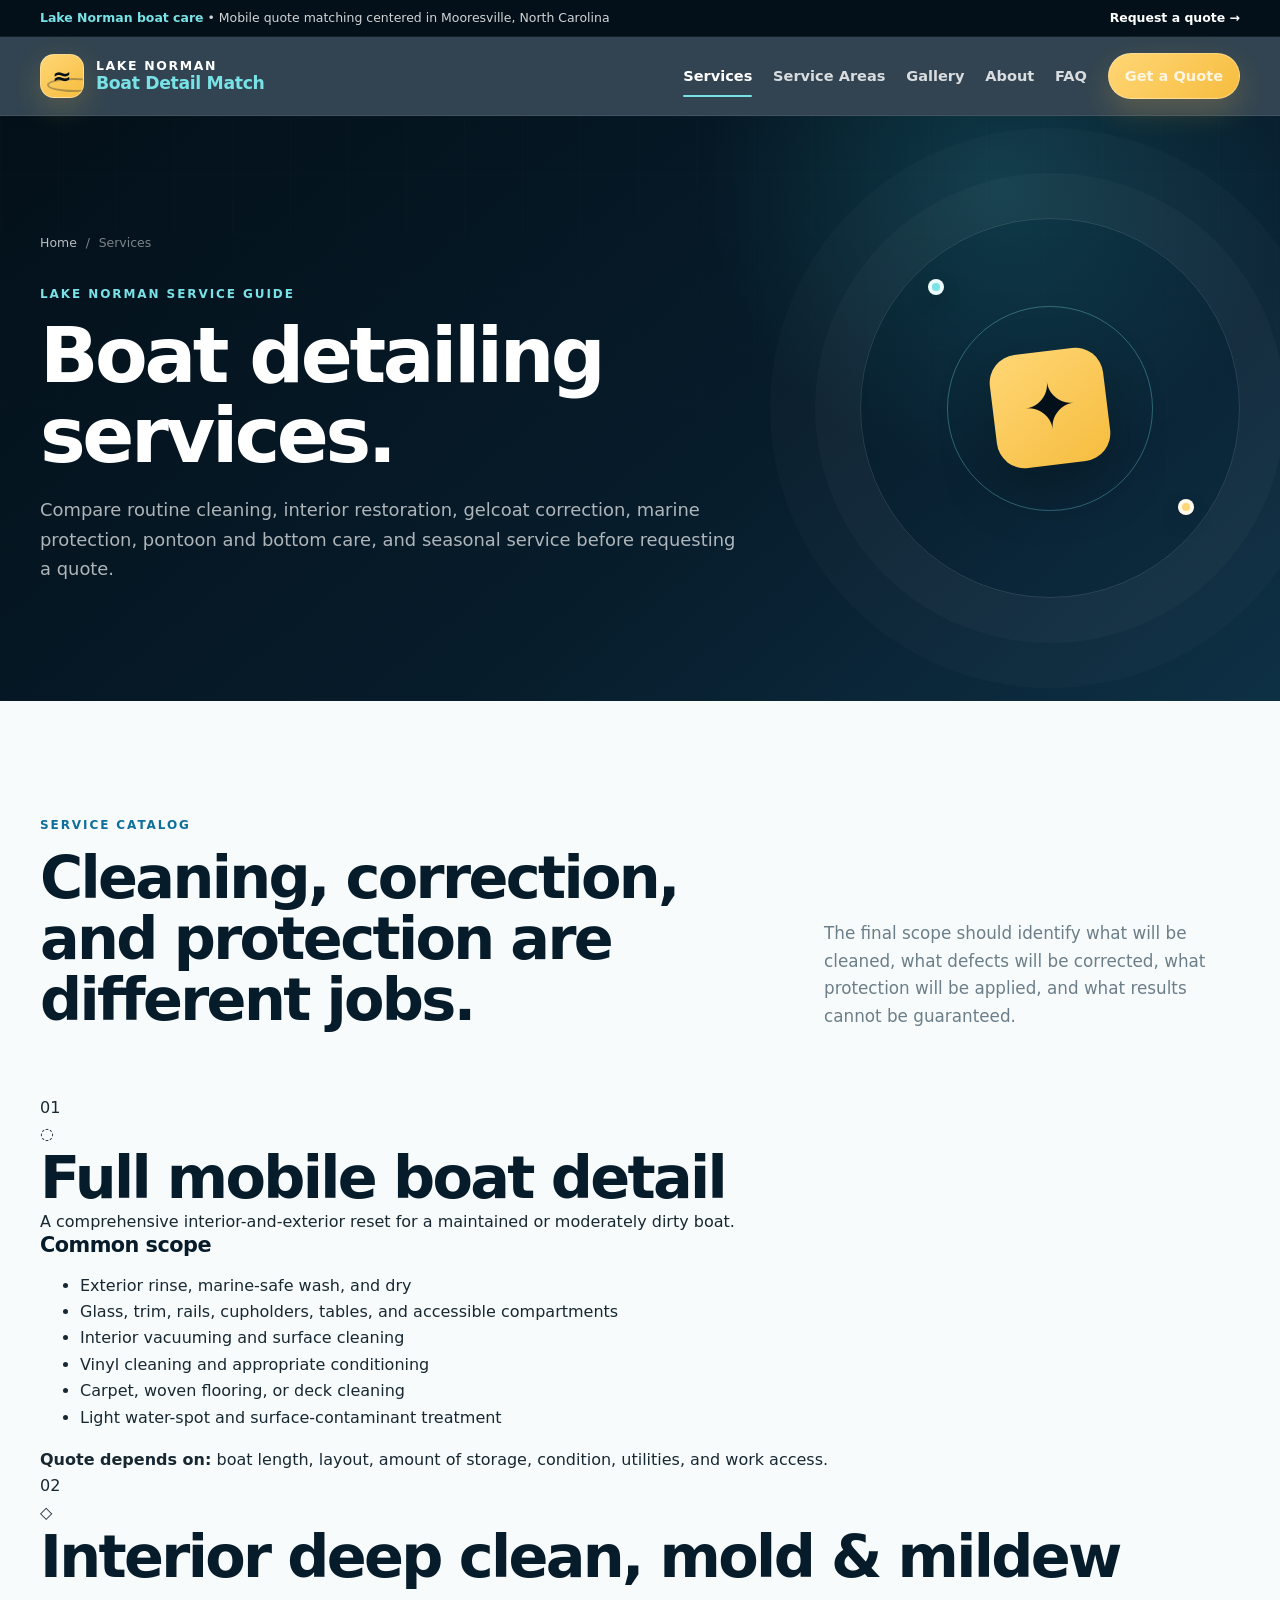
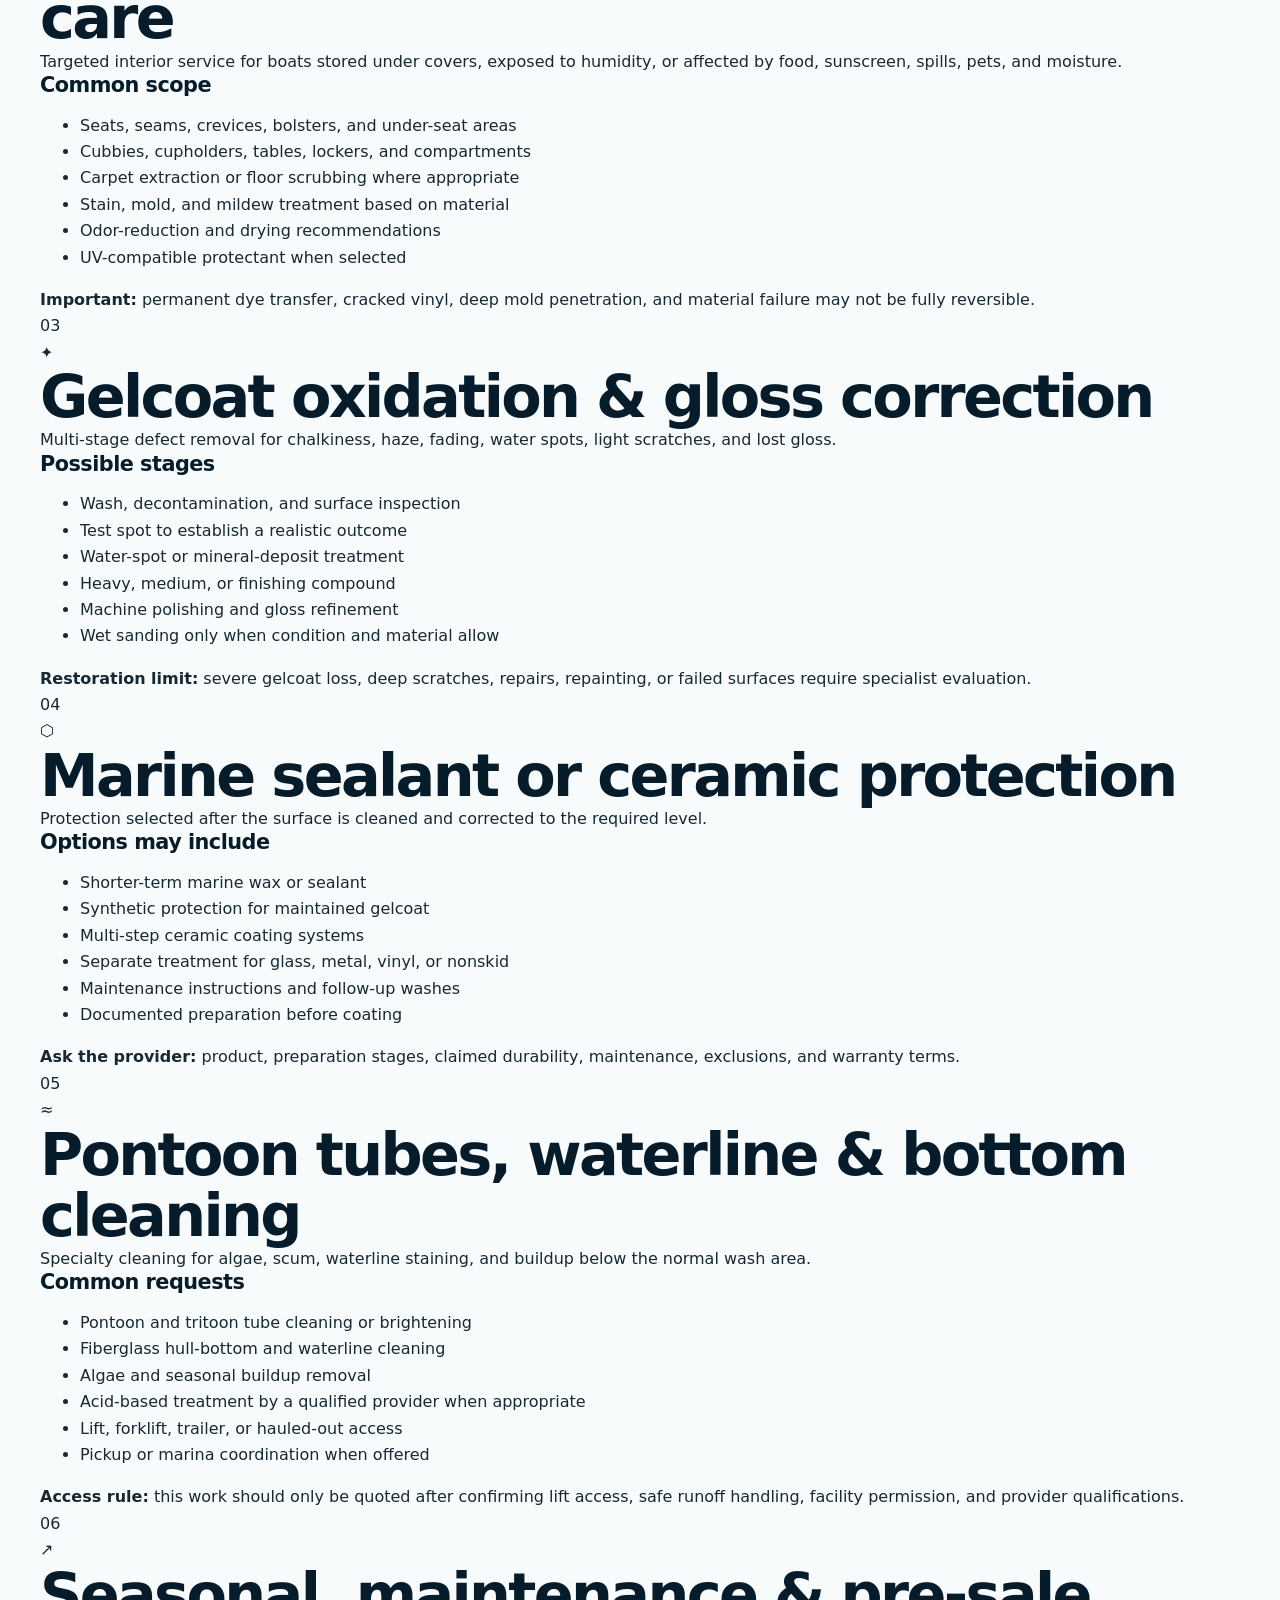
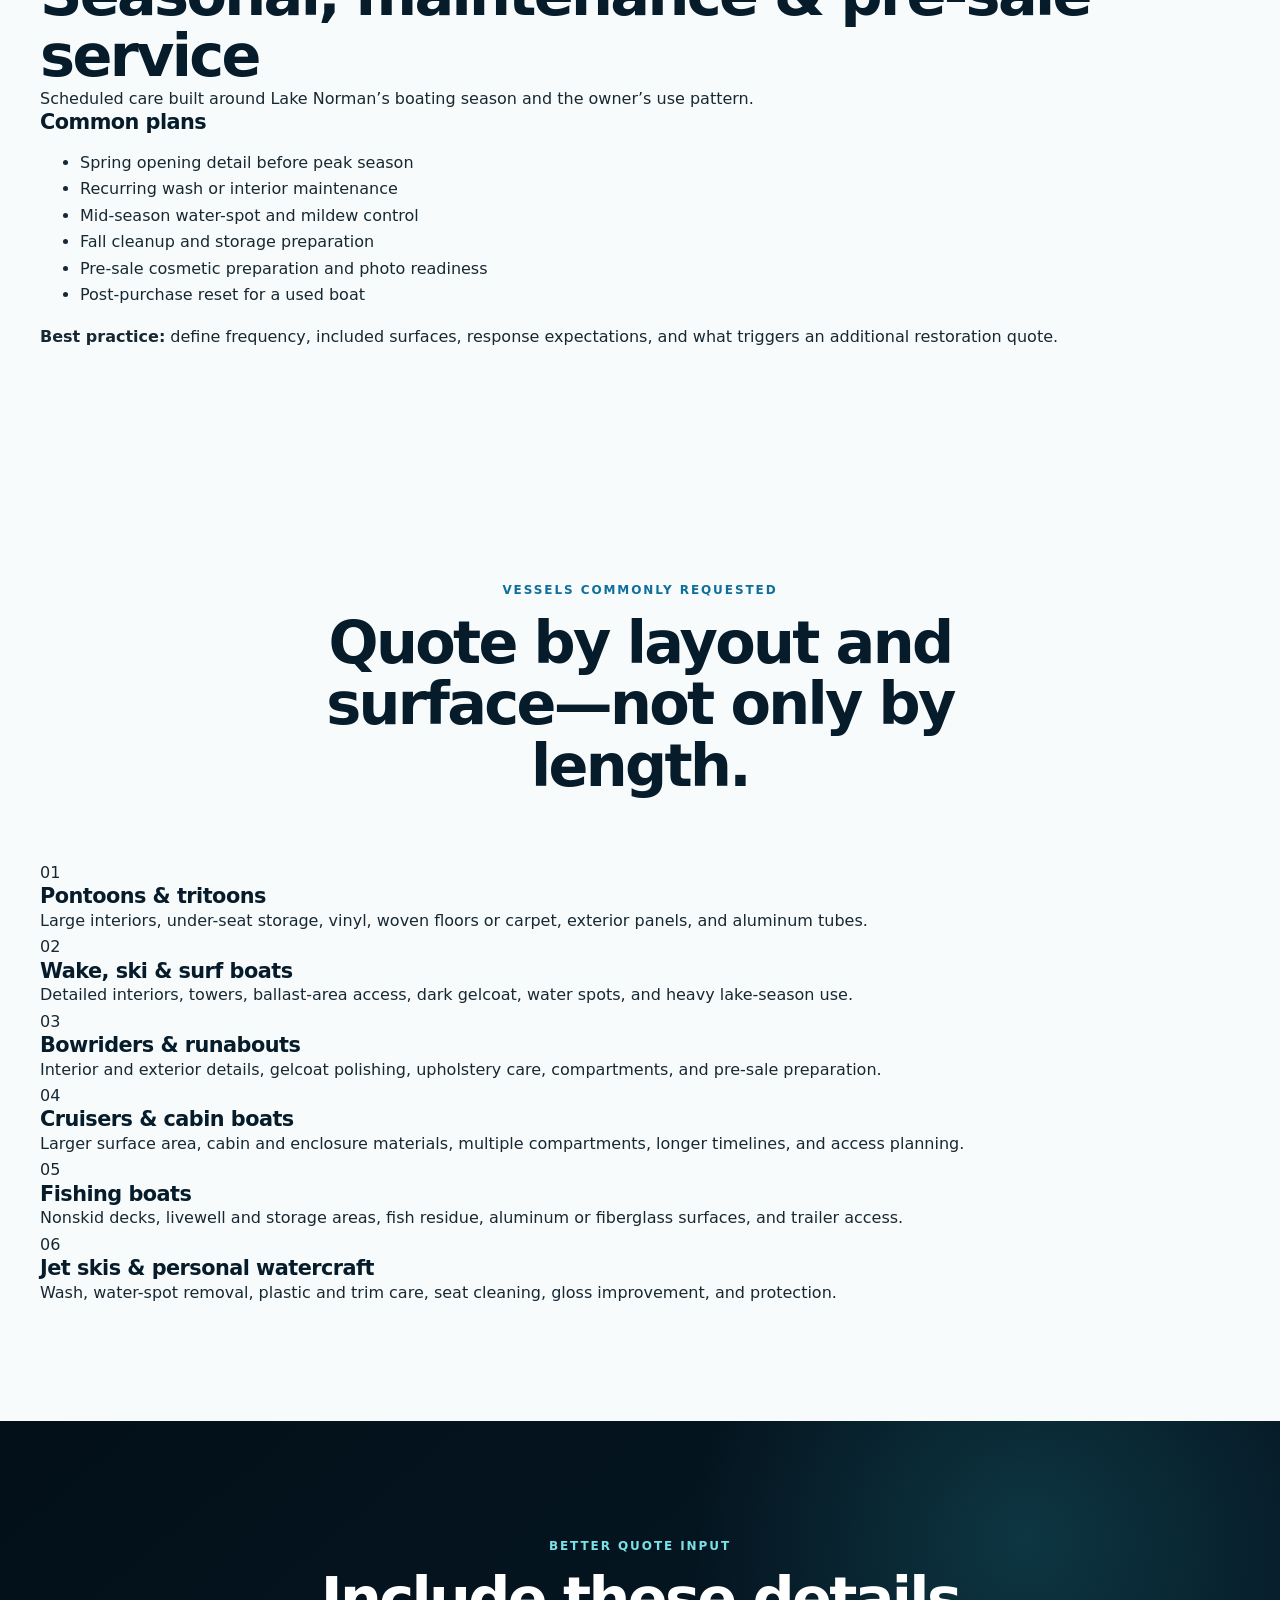
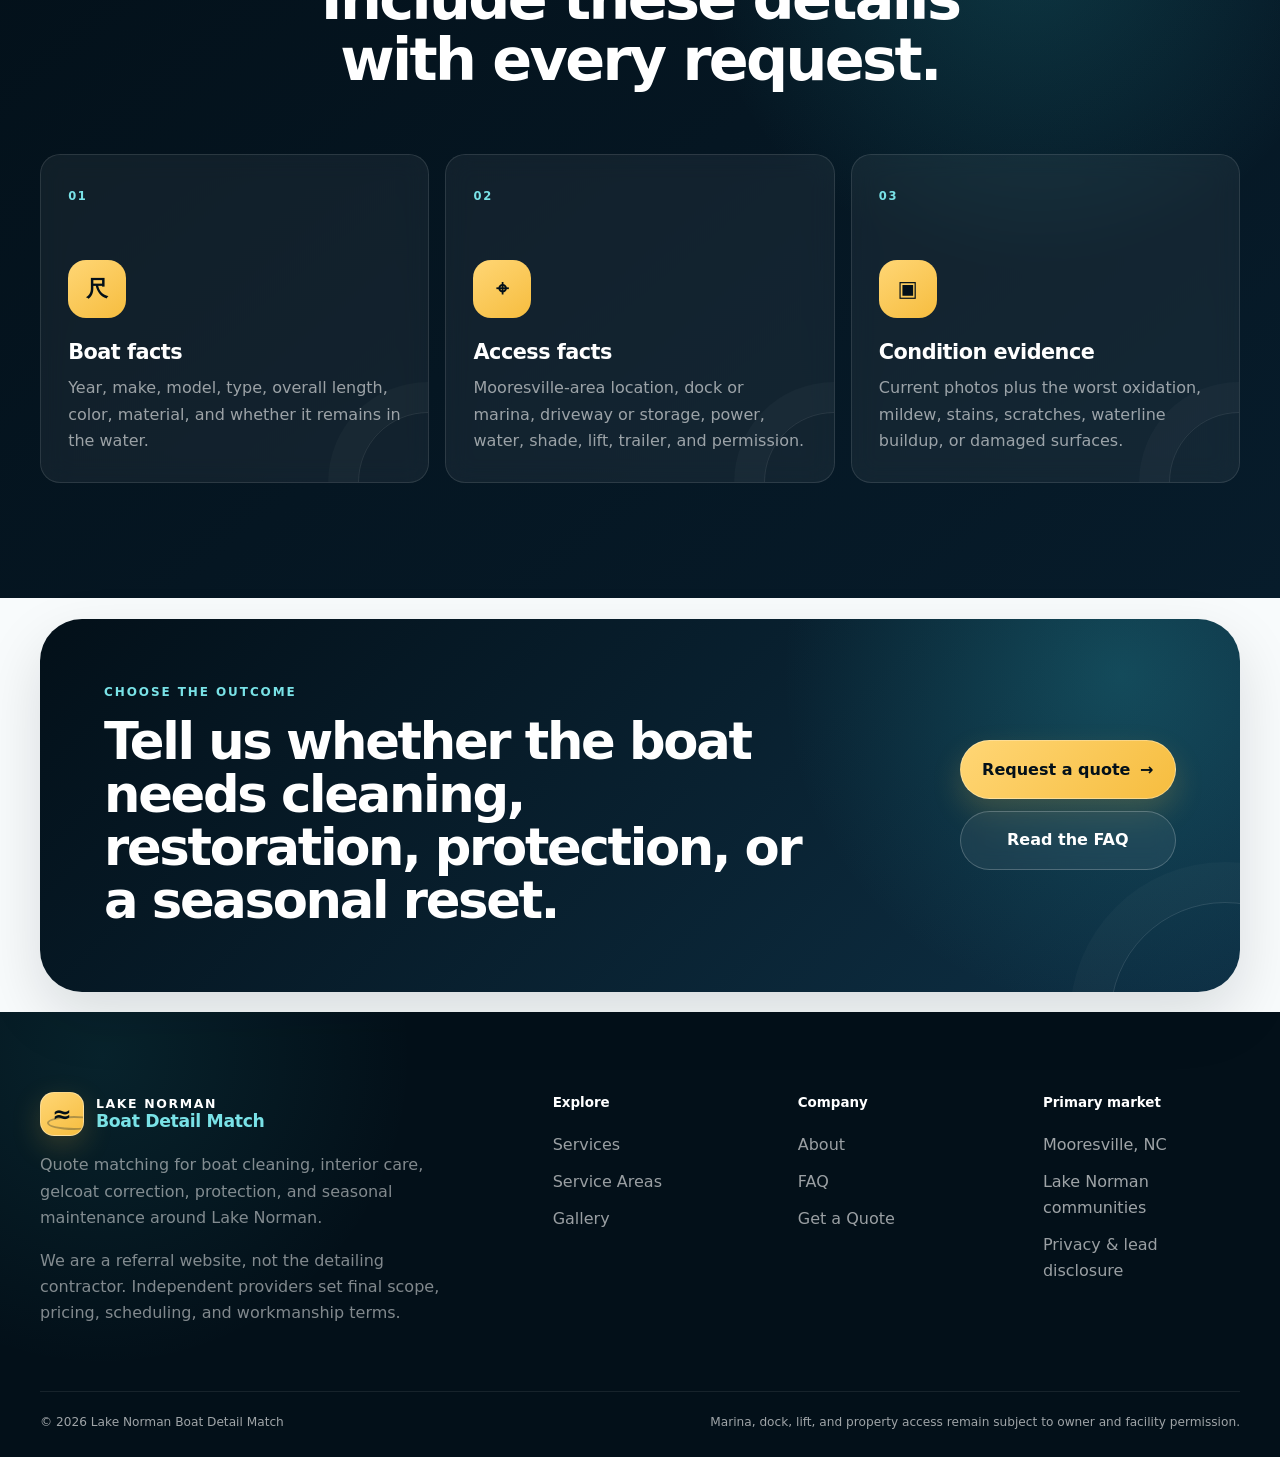
<file: services.html>
<!doctype html>
<html lang="en">
<head>
  <meta charset="utf-8">
  <meta name="viewport" content="width=device-width, initial-scale=1">
  <title>Lake Norman Boat Detailing Services | Mooresville, NC</title>
  <meta name="description" content="Compare Lake Norman boat detailing services including full mobile details, mildew removal, gelcoat oxidation correction, ceramic coating, pontoon cleaning, bottom cleaning, and seasonal care.">
  <meta name="robots" content="index,follow">
  <link rel="canonical" href="https://www.example.com/services.html">
  <meta property="og:title" content="Lake Norman Boat Detailing Services | Mooresville, NC">
  <meta property="og:description" content="Compare Lake Norman boat detailing services including full mobile details, mildew removal, gelcoat oxidation correction, ceramic coating, pontoon cleaning, bottom cleaning, and seasonal care.">
  <meta property="og:type" content="website">
  <meta property="og:url" content="https://www.example.com/services.html">
  <meta name="theme-color" content="#071c2b">
  <link rel="stylesheet" href="assets/css/styles.css">
  
</head>
<body class="subpage-body page-services"><a class="skip-link" href="#main-content">Skip to main content</a><div class="announcement-bar">
    <div class="container announcement-inner">
      <span><strong>Lake Norman boat care</strong> • Mobile quote matching centered in Mooresville, North Carolina</span>
      <a href="contact.html">Request a quote <span aria-hidden="true">→</span></a>
    </div>
  </div><header class="site-header">
    <div class="container nav-wrap">
      <a class="brand" href="index.html" aria-label="Lake Norman Boat Detail Match home">
        <span class="brand-mark brand-mark-wave" aria-hidden="true"><span class="brand-wave">≈</span></span>
        <span class="brand-copy"><span class="brand-name">Lake Norman</span><strong>Boat Detail Match</strong></span>
      </a>
      <button class="menu-toggle" type="button" aria-expanded="false" aria-controls="primary-nav">
        <span class="sr-only">Open navigation</span><span></span><span></span><span></span>
      </button>
      <nav id="primary-nav" class="primary-nav" aria-label="Primary navigation">
        <a href="services.html" aria-current="page">Services</a>
        <a href="service-areas.html">Service Areas</a>
        <a href="gallery.html">Gallery</a>
        <a href="about.html">About</a>
        <a href="faq.html">FAQ</a>
        <a class="button button-small nav-cta" href="contact.html">Get a Quote</a>
      </nav>
    </div>
  </header>
<main id="main-content">
<section class="subpage-hero">
      <div class="subpage-grid-overlay" aria-hidden="true"></div>
      <div class="container subpage-hero-grid">
        <div class="subpage-copy reveal">
          <nav class="breadcrumb" aria-label="Breadcrumb"><a href="index.html">Home</a><span aria-hidden="true">/</span><span>Services</span></nav>
          <p class="eyebrow">Lake Norman service guide</p>
          <h1>Boat detailing services.</h1>
          <p>Compare routine cleaning, interior restoration, gelcoat correction, marine protection, pontoon and bottom care, and seasonal service before requesting a quote.</p>
        </div>
        <div class="subpage-orbit reveal" aria-hidden="true">
          <div class="orbit-ring orbit-ring-large"></div><div class="orbit-ring orbit-ring-small"></div>
          <div class="orbit-dot orbit-dot-one"></div><div class="orbit-dot orbit-dot-two"></div>
          <div class="orbit-symbol">✦</div>
        </div>
      </div>
    </section>
<section class="section service-catalog"><div class="container">
  <div class="section-heading heading-row reveal"><div><p class="eyebrow">Service catalog</p><h2>Cleaning, correction, and protection are different jobs.</h2></div><p>The final scope should identify what will be cleaned, what defects will be corrected, what protection will be applied, and what results cannot be guaranteed.</p></div>
  <div class="catalog-grid">
    <article id="full-detail" class="catalog-card reveal"><span class="catalog-index">01</span><div class="catalog-icon">◌</div><h2>Full mobile boat detail</h2><p>A comprehensive interior-and-exterior reset for a maintained or moderately dirty boat.</p><h3>Common scope</h3><ul><li>Exterior rinse, marine-safe wash, and dry</li><li>Glass, trim, rails, cupholders, tables, and accessible compartments</li><li>Interior vacuuming and surface cleaning</li><li>Vinyl cleaning and appropriate conditioning</li><li>Carpet, woven flooring, or deck cleaning</li><li>Light water-spot and surface-contaminant treatment</li></ul><div class="service-note"><strong>Quote depends on:</strong> boat length, layout, amount of storage, condition, utilities, and work access.</div></article>
    <article id="interior" class="catalog-card reveal"><span class="catalog-index">02</span><div class="catalog-icon">◇</div><h2>Interior deep clean, mold & mildew care</h2><p>Targeted interior service for boats stored under covers, exposed to humidity, or affected by food, sunscreen, spills, pets, and moisture.</p><h3>Common scope</h3><ul><li>Seats, seams, crevices, bolsters, and under-seat areas</li><li>Cubbies, cupholders, tables, lockers, and compartments</li><li>Carpet extraction or floor scrubbing where appropriate</li><li>Stain, mold, and mildew treatment based on material</li><li>Odor-reduction and drying recommendations</li><li>UV-compatible protectant when selected</li></ul><div class="service-note warning"><strong>Important:</strong> permanent dye transfer, cracked vinyl, deep mold penetration, and material failure may not be fully reversible.</div></article>
    <article id="correction" class="catalog-card reveal"><span class="catalog-index">03</span><div class="catalog-icon">✦</div><h2>Gelcoat oxidation & gloss correction</h2><p>Multi-stage defect removal for chalkiness, haze, fading, water spots, light scratches, and lost gloss.</p><h3>Possible stages</h3><ul><li>Wash, decontamination, and surface inspection</li><li>Test spot to establish a realistic outcome</li><li>Water-spot or mineral-deposit treatment</li><li>Heavy, medium, or finishing compound</li><li>Machine polishing and gloss refinement</li><li>Wet sanding only when condition and material allow</li></ul><div class="service-note warning"><strong>Restoration limit:</strong> severe gelcoat loss, deep scratches, repairs, repainting, or failed surfaces require specialist evaluation.</div></article>
    <article id="protection" class="catalog-card reveal"><span class="catalog-index">04</span><div class="catalog-icon">⬡</div><h2>Marine sealant or ceramic protection</h2><p>Protection selected after the surface is cleaned and corrected to the required level.</p><h3>Options may include</h3><ul><li>Shorter-term marine wax or sealant</li><li>Synthetic protection for maintained gelcoat</li><li>Multi-step ceramic coating systems</li><li>Separate treatment for glass, metal, vinyl, or nonskid</li><li>Maintenance instructions and follow-up washes</li><li>Documented preparation before coating</li></ul><div class="service-note"><strong>Ask the provider:</strong> product, preparation stages, claimed durability, maintenance, exclusions, and warranty terms.</div></article>
    <article id="bottom" class="catalog-card reveal"><span class="catalog-index">05</span><div class="catalog-icon">≈</div><h2>Pontoon tubes, waterline & bottom cleaning</h2><p>Specialty cleaning for algae, scum, waterline staining, and buildup below the normal wash area.</p><h3>Common requests</h3><ul><li>Pontoon and tritoon tube cleaning or brightening</li><li>Fiberglass hull-bottom and waterline cleaning</li><li>Algae and seasonal buildup removal</li><li>Acid-based treatment by a qualified provider when appropriate</li><li>Lift, forklift, trailer, or hauled-out access</li><li>Pickup or marina coordination when offered</li></ul><div class="service-note warning"><strong>Access rule:</strong> this work should only be quoted after confirming lift access, safe runoff handling, facility permission, and provider qualifications.</div></article>
    <article id="seasonal" class="catalog-card reveal"><span class="catalog-index">06</span><div class="catalog-icon">↗</div><h2>Seasonal, maintenance & pre-sale service</h2><p>Scheduled care built around Lake Norman’s boating season and the owner’s use pattern.</p><h3>Common plans</h3><ul><li>Spring opening detail before peak season</li><li>Recurring wash or interior maintenance</li><li>Mid-season water-spot and mildew control</li><li>Fall cleanup and storage preparation</li><li>Pre-sale cosmetic preparation and photo readiness</li><li>Post-purchase reset for a used boat</li></ul><div class="service-note"><strong>Best practice:</strong> define frequency, included surfaces, response expectations, and what triggers an additional restoration quote.</div></article>
  </div>
</div></section>
<section class="section boat-types-section"><div class="container"><div class="section-heading centered reveal"><p class="eyebrow">Vessels commonly requested</p><h2>Quote by layout and surface—not only by length.</h2></div><div class="boat-type-grid">
  <article class="boat-type-card reveal"><span>01</span><h3>Pontoons & tritoons</h3><p>Large interiors, under-seat storage, vinyl, woven floors or carpet, exterior panels, and aluminum tubes.</p></article>
  <article class="boat-type-card reveal"><span>02</span><h3>Wake, ski & surf boats</h3><p>Detailed interiors, towers, ballast-area access, dark gelcoat, water spots, and heavy lake-season use.</p></article>
  <article class="boat-type-card reveal"><span>03</span><h3>Bowriders & runabouts</h3><p>Interior and exterior details, gelcoat polishing, upholstery care, compartments, and pre-sale preparation.</p></article>
  <article class="boat-type-card reveal"><span>04</span><h3>Cruisers & cabin boats</h3><p>Larger surface area, cabin and enclosure materials, multiple compartments, longer timelines, and access planning.</p></article>
  <article class="boat-type-card reveal"><span>05</span><h3>Fishing boats</h3><p>Nonskid decks, livewell and storage areas, fish residue, aluminum or fiberglass surfaces, and trailer access.</p></article>
  <article class="boat-type-card reveal"><span>06</span><h3>Jet skis & personal watercraft</h3><p>Wash, water-spot removal, plastic and trim care, seat cleaning, gloss improvement, and protection.</p></article>
</div></div></section>
<section class="section process-section"><div class="container"><div class="section-heading centered reveal"><p class="eyebrow">Better quote input</p><h2>Include these details with every request.</h2></div><div class="process-grid"><article class="process-card reveal"><span class="process-step">01</span><div class="process-icon">尺</div><h3>Boat facts</h3><p>Year, make, model, type, overall length, color, material, and whether it remains in the water.</p></article><article class="process-card reveal"><span class="process-step">02</span><div class="process-icon">⌖</div><h3>Access facts</h3><p>Mooresville-area location, dock or marina, driveway or storage, power, water, shade, lift, trailer, and permission.</p></article><article class="process-card reveal"><span class="process-step">03</span><div class="process-icon">▣</div><h3>Condition evidence</h3><p>Current photos plus the worst oxidation, mildew, stains, scratches, waterline buildup, or damaged surfaces.</p></article></div></div></section>
<section class="final-cta-section"><div class="container final-cta reveal"><div><p class="eyebrow">Choose the outcome</p><h2>Tell us whether the boat needs cleaning, restoration, protection, or a seasonal reset.</h2></div><div class="final-cta-actions"><a class="button button-large" href="contact.html">Request a quote <span>→</span></a><a class="button button-secondary button-large" href="faq.html">Read the FAQ</a></div></div></section>
</main><footer class="site-footer">
    <div class="container footer-top">
      <div class="footer-intro">
        <a class="brand footer-brand" href="index.html">
          <span class="brand-mark brand-mark-wave" aria-hidden="true"><span class="brand-wave">≈</span></span>
          <span class="brand-copy"><span class="brand-name">Lake Norman</span><strong>Boat Detail Match</strong></span>
        </a>
        <p>Quote matching for boat cleaning, interior care, gelcoat correction, protection, and seasonal maintenance around Lake Norman.</p>
        <p class="footer-disclosure">We are a referral website, not the detailing contractor. Independent providers set final scope, pricing, scheduling, and workmanship terms.</p>
      </div>
      <div class="footer-column">
        <strong>Explore</strong>
        <a href="services.html">Services</a>
        <a href="service-areas.html">Service Areas</a>
        <a href="gallery.html">Gallery</a>
      </div>
      <div class="footer-column">
        <strong>Company</strong>
        <a href="about.html">About</a>
        <a href="faq.html">FAQ</a>
        <a href="contact.html">Get a Quote</a>
      </div>
      <div class="footer-column">
        <strong>Primary market</strong>
        <span>Mooresville, NC</span>
        <span>Lake Norman communities</span>
        <a href="privacy.html">Privacy & lead disclosure</a>
      </div>
    </div>
    <div class="container footer-bottom">
      <span>© <span data-current-year></span> Lake Norman Boat Detail Match</span>
      <span>Marina, dock, lift, and property access remain subject to owner and facility permission.</span>
    </div>
  </footer><script src="assets/js/main.js" defer></script></body></html>
</file>
<file: assets/css/styles.css>
:root {
  --ink-950: #031019;
  --ink-900: #071c2b;
  --ink-850: #0a2637;
  --ink-800: #0e3045;
  --blue-700: #0e6f9c;
  --blue-600: #168bb3;
  --cyan-500: #32c8d3;
  --cyan-300: #79e2e7;
  --cyan-100: #dcf8f8;
  --gold-500: #f6bd3f;
  --gold-300: #ffd675;
  --white: #ffffff;
  --cloud-50: #f8fbfc;
  --cloud-100: #eef5f7;
  --cloud-200: #dbe7eb;
  --slate-900: #182832;
  --slate-700: #3e5360;
  --slate-500: #6b7e89;
  --success: #1f916f;
  --danger: #b42318;
  --container: 1200px;
  --radius-sm: 12px;
  --radius-md: 20px;
  --radius-lg: 30px;
  --radius-xl: 42px;
  --shadow-xs: 0 8px 24px rgba(3, 16, 25, 0.06);
  --shadow-sm: 0 14px 34px rgba(3, 16, 25, 0.09);
  --shadow-md: 0 24px 60px rgba(3, 16, 25, 0.13);
  --shadow-lg: 0 34px 90px rgba(3, 16, 25, 0.2);
  --ease: 220ms cubic-bezier(.2, .8, .2, 1);
}

*,
*::before,
*::after {
  box-sizing: border-box;
}

html {
  scroll-behavior: smooth;
}

body {
  margin: 0;
  overflow-x: hidden;
  color: var(--slate-900);
  background: var(--cloud-50);
  font-family: Inter, ui-sans-serif, system-ui, -apple-system, BlinkMacSystemFont, "Segoe UI", sans-serif;
  line-height: 1.65;
  text-rendering: optimizeLegibility;
}

body::selection {
  color: var(--ink-950);
  background: var(--cyan-300);
}

img,
svg {
  max-width: 100%;
  display: block;
}

a {
  color: inherit;
}

button,
input,
select,
textarea {
  font: inherit;
}

button,
a {
  -webkit-tap-highlight-color: transparent;
}

h1,
h2,
h3 {
  margin: 0;
  color: var(--ink-900);
  line-height: 1.04;
  letter-spacing: -0.045em;
}

h1 {
  font-size: clamp(3.3rem, 7vw, 6.5rem);
}

h2 {
  font-size: clamp(2.35rem, 4.6vw, 4.35rem);
}

h3 {
  font-size: 1.3rem;
  letter-spacing: -0.025em;
}

p {
  margin: 0;
}

.container {
  width: min(calc(100% - 2.25rem), var(--container));
  margin-inline: auto;
}

.narrow {
  width: min(calc(100% - 2rem), 820px);
}

.section {
  padding: clamp(5rem, 9vw, 9rem) 0;
}

.eyebrow,
.small-kicker,
.showcase-label,
.placeholder-label,
.depth-label {
  color: var(--blue-700);
  font-size: 0.75rem;
  font-weight: 850;
  letter-spacing: 0.16em;
  text-transform: uppercase;
}

.section-heading {
  margin-bottom: clamp(2.3rem, 5vw, 4rem);
}

.section-heading h2 {
  max-width: 720px;
  margin-top: 0.7rem;
}

.section-heading > p:last-child {
  max-width: 680px;
  color: var(--slate-500);
  font-size: 1.05rem;
}

.heading-row {
  display: grid;
  grid-template-columns: minmax(0, 1.15fr) minmax(280px, 0.65fr);
  align-items: end;
  gap: 3rem;
}

.centered {
  max-width: 820px;
  margin-inline: auto;
  text-align: center;
}

.centered h2 {
  margin-inline: auto;
}

.skip-link {
  position: fixed;
  z-index: 9999;
  top: 1rem;
  left: 1rem;
  padding: 0.75rem 1rem;
  color: var(--white);
  background: var(--ink-900);
  border-radius: 999px;
  transform: translateY(-180%);
}

.skip-link:focus {
  transform: translateY(0);
}

.sr-only {
  position: absolute;
  width: 1px;
  height: 1px;
  padding: 0;
  overflow: hidden;
  clip: rect(0, 0, 0, 0);
  white-space: nowrap;
  border: 0;
}

/* Announcement and header */
.announcement-bar {
  position: relative;
  z-index: 1100;
  color: rgba(255, 255, 255, 0.82);
  background: var(--ink-950);
  border-bottom: 1px solid rgba(255, 255, 255, 0.07);
  font-size: 0.78rem;
}

.announcement-inner {
  min-height: 36px;
  display: flex;
  align-items: center;
  justify-content: space-between;
  gap: 1.5rem;
}

.announcement-inner strong {
  color: var(--cyan-300);
}

.announcement-inner a {
  color: var(--white);
  font-weight: 800;
  text-decoration: none;
}

.site-header {
  position: sticky;
  z-index: 1000;
  top: 0;
  color: var(--white);
  background: rgba(7, 28, 43, 0.82);
  border-bottom: 1px solid rgba(255, 255, 255, 0.08);
  backdrop-filter: blur(18px) saturate(140%);
  transition: background var(--ease), box-shadow var(--ease);
}

.site-header.is-scrolled {
  background: rgba(7, 28, 43, 0.96);
  box-shadow: 0 12px 30px rgba(3, 16, 25, 0.2);
}

.nav-wrap {
  min-height: 78px;
  display: flex;
  align-items: center;
  justify-content: space-between;
  gap: 1.4rem;
}

.brand {
  display: inline-flex;
  align-items: center;
  gap: 0.75rem;
  color: var(--white);
  font-weight: 800;
  text-decoration: none;
}

.brand-mark {
  position: relative;
  width: 44px;
  height: 44px;
  display: grid;
  flex: 0 0 auto;
  place-items: center;
  overflow: hidden;
  color: var(--ink-950);
  background: linear-gradient(145deg, var(--gold-300), var(--gold-500));
  border: 1px solid rgba(255, 255, 255, 0.35);
  border-radius: 14px;
  box-shadow: 0 10px 30px rgba(246, 189, 63, 0.2);
}

.brand-mark::after {
  position: absolute;
  width: 54px;
  height: 14px;
  right: -18px;
  bottom: 5px;
  content: "";
  border: 2px solid rgba(7, 28, 43, 0.3);
  border-radius: 50%;
}

.brand-wave {
  position: relative;
  z-index: 1;
  font-size: 1.45rem;
  font-weight: 900;
}

.brand-copy {
  display: grid;
  gap: 0;
  line-height: 1;
}

.brand-name {
  font-size: 0.78rem;
  letter-spacing: 0.13em;
  text-transform: uppercase;
}

.brand-copy strong {
  margin-top: 0.18rem;
  color: var(--cyan-300);
  font-size: 1.08rem;
  letter-spacing: -0.02em;
}

.primary-nav {
  display: flex;
  align-items: center;
  gap: 1.3rem;
}

.primary-nav a {
  position: relative;
  color: rgba(255, 255, 255, 0.82);
  font-size: 0.91rem;
  font-weight: 720;
  text-decoration: none;
  transition: color var(--ease);
}

.primary-nav > a:not(.button)::after {
  position: absolute;
  right: 0;
  bottom: -9px;
  left: 0;
  height: 2px;
  content: "";
  background: var(--cyan-300);
  border-radius: 999px;
  transform: scaleX(0);
  transform-origin: center;
  transition: transform var(--ease);
}

.primary-nav > a:not(.button):hover,
.primary-nav > a:not(.button):focus-visible,
.primary-nav > a[aria-current="page"] {
  color: var(--white);
}

.primary-nav > a:not(.button):hover::after,
.primary-nav > a:not(.button):focus-visible::after,
.primary-nav > a[aria-current="page"]::after {
  transform: scaleX(1);
}

.menu-toggle {
  width: 46px;
  height: 46px;
  display: none;
  padding: 10px;
  color: var(--white);
  background: rgba(255, 255, 255, 0.06);
  border: 1px solid rgba(255, 255, 255, 0.14);
  border-radius: 14px;
  cursor: pointer;
}

.menu-toggle span:not(.sr-only) {
  width: 22px;
  height: 2px;
  display: block;
  margin: 4px auto;
  background: currentColor;
  border-radius: 99px;
}

/* Buttons */
.button-row {
  display: flex;
  flex-wrap: wrap;
  gap: 0.85rem;
}

.button {
  min-height: 48px;
  display: inline-flex;
  align-items: center;
  justify-content: center;
  gap: 0.6rem;
  padding: 0.82rem 1.2rem;
  color: var(--ink-950);
  background: linear-gradient(135deg, var(--gold-300), var(--gold-500));
  border: 1px solid rgba(255, 255, 255, 0.32);
  border-radius: 999px;
  box-shadow: 0 13px 30px rgba(246, 189, 63, 0.2);
  font-weight: 850;
  text-decoration: none;
  cursor: pointer;
  transition: transform var(--ease), box-shadow var(--ease), filter var(--ease);
}

.button:hover,
.button:focus-visible {
  box-shadow: 0 18px 38px rgba(246, 189, 63, 0.28);
  filter: brightness(1.04);
  transform: translateY(-3px);
}

.button-small {
  min-height: 42px;
  padding: 0.62rem 1rem;
  font-size: 0.86rem;
}

.button-large {
  min-height: 56px;
  padding: 0.95rem 1.35rem;
}

.button-secondary {
  color: var(--white);
  background: rgba(255, 255, 255, 0.06);
  border-color: rgba(255, 255, 255, 0.22);
  box-shadow: none;
  backdrop-filter: blur(10px);
}

.button-secondary:hover,
.button-secondary:focus-visible {
  background: rgba(255, 255, 255, 0.12);
  box-shadow: none;
}

.button-dark {
  color: var(--white);
  background: var(--ink-900);
  border-color: var(--ink-900);
  box-shadow: 0 14px 30px rgba(7, 28, 43, 0.2);
}

.text-link {
  display: inline-flex;
  align-items: center;
  gap: 0.5rem;
  margin-top: 1.3rem;
  color: var(--blue-700);
  font-weight: 850;
  text-decoration: none;
}

.text-link span {
  transition: transform var(--ease);
}

.text-link:hover span {
  transform: translateX(5px);
}

/* Hero */
.hero {
  position: relative;
  overflow: hidden;
  color: var(--white);
  background:
    radial-gradient(circle at 16% 4%, rgba(50, 200, 211, 0.12), transparent 30%),
    linear-gradient(135deg, var(--ink-950), var(--ink-900) 52%, #0e3c51);
}

.hero-grid-overlay,
.subpage-grid-overlay {
  position: absolute;
  inset: 0;
  opacity: 0.24;
  background-image:
    linear-gradient(rgba(255, 255, 255, 0.045) 1px, transparent 1px),
    linear-gradient(90deg, rgba(255, 255, 255, 0.045) 1px, transparent 1px);
  background-size: 58px 58px;
  mask-image: linear-gradient(to bottom, black, transparent 88%);
}

.hero-glow {
  position: absolute;
  border-radius: 50%;
  filter: blur(20px);
  pointer-events: none;
}

.hero-glow-one {
  width: 460px;
  height: 460px;
  top: -220px;
  right: 10%;
  background: rgba(50, 200, 211, 0.12);
}

.hero-glow-two {
  width: 360px;
  height: 360px;
  right: -170px;
  bottom: -120px;
  background: rgba(246, 189, 63, 0.12);
}

.hero-grid {
  position: relative;
  z-index: 2;
  min-height: 760px;
  display: grid;
  grid-template-columns: minmax(0, 1.03fr) minmax(420px, 0.97fr);
  align-items: center;
  gap: clamp(3rem, 7vw, 7rem);
  padding-block: clamp(5.5rem, 9vw, 8.5rem);
}

.hero-content h1 {
  max-width: 740px;
  margin-top: 1rem;
  color: var(--white);
}

.text-gradient {
  color: transparent;
  background: linear-gradient(115deg, var(--cyan-300), var(--white) 42%, var(--gold-300));
  background-clip: text;
  -webkit-background-clip: text;
}

.hero-kicker {
  width: fit-content;
  display: inline-flex;
  align-items: center;
  gap: 0.65rem;
  padding: 0.48rem 0.75rem;
  color: rgba(255, 255, 255, 0.82);
  background: rgba(255, 255, 255, 0.06);
  border: 1px solid rgba(255, 255, 255, 0.12);
  border-radius: 999px;
  font-size: 0.78rem;
  font-weight: 760;
  backdrop-filter: blur(12px);
}

.status-dot {
  width: 8px;
  height: 8px;
  background: var(--cyan-300);
  border-radius: 50%;
  box-shadow: 0 0 0 5px rgba(121, 226, 231, 0.12);
}

.hero-copy {
  max-width: 650px;
  margin: 1.45rem 0 1.8rem;
  color: rgba(255, 255, 255, 0.75);
  font-size: clamp(1.08rem, 1.55vw, 1.28rem);
}

.trust-chips {
  display: flex;
  flex-wrap: wrap;
  gap: 0.7rem;
  margin-top: 1.4rem;
}

.trust-chips span {
  display: inline-flex;
  align-items: center;
  gap: 0.45rem;
  color: rgba(255, 255, 255, 0.72);
  font-size: 0.84rem;
  font-weight: 700;
}

.trust-chips i {
  width: 20px;
  height: 20px;
  display: grid;
  place-items: center;
  color: var(--ink-950);
  background: var(--cyan-300);
  border-radius: 50%;
  font-size: 0.68rem;
  font-style: normal;
}

.disclosure {
  max-width: 700px;
  margin-top: 1.5rem;
  padding-left: 1rem;
  color: rgba(255, 255, 255, 0.52);
  border-left: 2px solid rgba(246, 189, 63, 0.75);
  font-size: 0.78rem;
}

/* Hero showcase */
.hero-showcase {
  position: relative;
  min-height: 530px;
  display: grid;
  place-items: center;
}

.showcase-glass {
  position: relative;
  width: min(100%, 500px);
  overflow: hidden;
  background: linear-gradient(145deg, rgba(255, 255, 255, 0.12), rgba(255, 255, 255, 0.045));
  border: 1px solid rgba(255, 255, 255, 0.17);
  border-radius: 34px;
  box-shadow: 0 45px 100px rgba(0, 0, 0, 0.32);
  backdrop-filter: blur(18px);
}

.showcase-glass::before {
  position: absolute;
  inset: 0;
  content: "";
  background: linear-gradient(120deg, rgba(255, 255, 255, 0.12), transparent 34%);
  pointer-events: none;
}

.showcase-header {
  position: relative;
  z-index: 2;
  display: flex;
  align-items: center;
  justify-content: space-between;
  gap: 1rem;
  padding: 1.35rem 1.45rem;
  border-bottom: 1px solid rgba(255, 255, 255, 0.1);
}

.showcase-header > div {
  display: grid;
  gap: 0.2rem;
}

.showcase-label {
  color: var(--cyan-300);
}

.showcase-header strong {
  font-size: 1.18rem;
}

.availability-pill {
  padding: 0.42rem 0.65rem;
  color: var(--ink-950);
  background: var(--gold-300);
  border-radius: 999px;
  font-size: 0.7rem;
  font-weight: 850;
}

.boat-scene {
  position: relative;
  height: 310px;
  overflow: hidden;
  background:
    linear-gradient(to bottom, #356f87 0%, #75b9c8 50%, #10384b 51%, #082536 100%);
}

.scene-sun {
  position: absolute;
  width: 82px;
  height: 82px;
  top: 36px;
  right: 54px;
  background: radial-gradient(circle, #fff9d7 0 38%, #ffd675 42%, rgba(255, 214, 117, 0.1) 72%);
  border-radius: 50%;
  box-shadow: 0 0 60px rgba(255, 214, 117, 0.45);
}

.scene-mountain {
  position: absolute;
  bottom: 48%;
  clip-path: polygon(50% 0, 100% 100%, 0 100%);
}

.mountain-one {
  width: 320px;
  height: 150px;
  left: -70px;
  background: #24586c;
  opacity: 0.8;
}

.mountain-two {
  width: 250px;
  height: 120px;
  right: -30px;
  background: #1a475b;
}

.boat-silhouette {
  position: absolute;
  z-index: 4;
  width: 280px;
  height: 115px;
  right: 75px;
  bottom: 65px;
}

.boat-hull {
  position: absolute;
  width: 250px;
  height: 54px;
  right: 0;
  bottom: 0;
  background: linear-gradient(180deg, #ffffff, #d9edf0);
  border-radius: 10px 18px 70px 38px;
  clip-path: polygon(0 0, 100% 0, 84% 100%, 19% 100%);
  box-shadow: 0 18px 30px rgba(2, 14, 22, 0.36);
}

.boat-cabin {
  position: absolute;
  width: 115px;
  height: 54px;
  right: 62px;
  bottom: 45px;
  background: linear-gradient(130deg, #eafafb 0 35%, #1a5067 36% 68%, #ffffff 69%);
  border-radius: 34px 34px 8px 8px;
  clip-path: polygon(22% 0, 80% 0, 100% 100%, 0 100%);
}

.boat-trim {
  position: absolute;
  width: 190px;
  height: 5px;
  right: 28px;
  bottom: 26px;
  background: var(--cyan-500);
  border-radius: 999px;
}

.water-line {
  position: absolute;
  right: -80px;
  left: -80px;
  height: 2px;
  background: rgba(255, 255, 255, 0.3);
  border-radius: 50%;
}

.water-line-one { bottom: 44px; transform: rotate(-2deg); }
.water-line-two { bottom: 27px; transform: rotate(1deg); }
.water-line-three { bottom: 10px; transform: rotate(-1deg); opacity: 0.65; }

.showcase-metrics {
  position: relative;
  z-index: 2;
  display: grid;
  grid-template-columns: repeat(3, 1fr);
}

.showcase-metrics > div {
  min-height: 105px;
  display: grid;
  align-content: center;
  gap: 0.15rem;
  padding: 1rem;
  border-right: 1px solid rgba(255, 255, 255, 0.09);
}

.showcase-metrics > div:last-child {
  border-right: 0;
}

.showcase-metrics span {
  color: var(--cyan-300);
  font-size: 0.66rem;
  font-weight: 900;
  letter-spacing: 0.12em;
}

.showcase-metrics strong {
  font-size: 0.95rem;
}

.showcase-metrics small {
  color: rgba(255, 255, 255, 0.52);
  font-size: 0.68rem;
}

.floating-card {
  position: absolute;
  z-index: 5;
  display: flex;
  align-items: center;
  gap: 0.7rem;
  padding: 0.85rem 1rem;
  color: var(--ink-900);
  background: rgba(255, 255, 255, 0.94);
  border: 1px solid rgba(255, 255, 255, 0.8);
  border-radius: 17px;
  box-shadow: 0 18px 48px rgba(0, 0, 0, 0.24);
  backdrop-filter: blur(14px);
}

.floating-card > div {
  display: grid;
  gap: 0.06rem;
}

.floating-card strong {
  font-size: 0.78rem;
}

.floating-card small {
  color: var(--slate-500);
  font-size: 0.65rem;
}

.floating-icon {
  width: 32px;
  height: 32px;
  display: grid;
  place-items: center;
  color: var(--ink-950);
  background: var(--cyan-100);
  border-radius: 10px;
  font-weight: 900;
}

.floating-card-top {
  top: 36px;
  right: -32px;
}

.floating-card-bottom {
  bottom: 26px;
  left: -38px;
}

/* Proof band */
.proof-band {
  position: relative;
  z-index: 3;
  margin-top: -1px;
  color: var(--ink-900);
  background: linear-gradient(110deg, var(--gold-300), var(--gold-500));
  box-shadow: 0 20px 45px rgba(7, 28, 43, 0.14);
}

.proof-band-grid {
  min-height: 112px;
  display: grid;
  grid-template-columns: repeat(4, 1fr);
}

.proof-band-grid > div {
  display: grid;
  align-content: center;
  gap: 0.15rem;
  padding: 1.25rem 1.4rem;
  border-right: 1px solid rgba(7, 28, 43, 0.16);
}

.proof-band-grid > div:last-child {
  border-right: 0;
}

.proof-number {
  font-size: 0.67rem;
  font-weight: 900;
  letter-spacing: 0.14em;
}

.proof-band-grid strong {
  font-size: 0.92rem;
}

.proof-band-grid small {
  color: rgba(7, 28, 43, 0.68);
  font-size: 0.72rem;
}

/* Service cards */
.services-section {
  background:
    radial-gradient(circle at 90% 15%, rgba(50, 200, 211, 0.08), transparent 25%),
    var(--cloud-50);
}

.service-grid {
  display: grid;
  grid-template-columns: repeat(3, 1fr);
  gap: 1.25rem;
}

.feature-card {
  position: relative;
  min-height: 300px;
  display: flex;
  flex-direction: column;
  padding: 1.7rem;
  overflow: hidden;
  background: rgba(255, 255, 255, 0.88);
  border: 1px solid rgba(7, 28, 43, 0.09);
  border-radius: var(--radius-md);
  box-shadow: var(--shadow-xs);
  transition: transform var(--ease), box-shadow var(--ease), border-color var(--ease);
}

.feature-card::before {
  position: absolute;
  width: 160px;
  height: 160px;
  right: -90px;
  bottom: -100px;
  content: "";
  background: radial-gradient(circle, rgba(50, 200, 211, 0.18), transparent 70%);
}

.feature-card:hover {
  border-color: rgba(50, 200, 211, 0.36);
  box-shadow: var(--shadow-md);
  transform: translateY(-8px);
}

.card-icon {
  width: 52px;
  height: 52px;
  display: grid;
  place-items: center;
  margin-bottom: 2rem;
  color: var(--ink-900);
  background: linear-gradient(145deg, var(--cyan-100), #f5ffff);
  border: 1px solid rgba(50, 200, 211, 0.2);
  border-radius: 16px;
  font-size: 1.35rem;
  font-weight: 900;
  box-shadow: inset 0 1px 0 rgba(255, 255, 255, 0.8);
}

.card-number {
  position: absolute;
  top: 1.7rem;
  right: 1.7rem;
  color: var(--cloud-200);
  font-size: 0.72rem;
  font-weight: 900;
  letter-spacing: 0.12em;
}

.feature-card h3 {
  margin-bottom: 0.7rem;
}

.feature-card p {
  color: var(--slate-500);
}

.feature-card a {
  display: inline-flex;
  align-items: center;
  gap: 0.45rem;
  margin-top: auto;
  padding-top: 1.4rem;
  color: var(--blue-700);
  font-size: 0.84rem;
  font-weight: 850;
  text-decoration: none;
}

/* Transformation */
.transformation-section {
  position: relative;
  overflow: hidden;
  background: var(--white);
}

.transformation-section::before {
  position: absolute;
  width: 470px;
  height: 470px;
  left: -260px;
  bottom: -230px;
  content: "";
  background: radial-gradient(circle, rgba(50, 200, 211, 0.12), transparent 70%);
}

.transformation-grid {
  position: relative;
  display: grid;
  grid-template-columns: 0.78fr 1.22fr;
  align-items: center;
  gap: clamp(3rem, 7vw, 7rem);
}

.transformation-copy h2 {
  margin: 0.75rem 0 1.3rem;
}

.transformation-copy > p:not(.eyebrow) {
  color: var(--slate-500);
}

.check-list {
  display: grid;
  gap: 0.7rem;
  margin: 1.5rem 0 0;
  padding: 0;
  list-style: none;
}

.check-list li {
  position: relative;
  padding-left: 1.7rem;
  color: var(--slate-700);
}

.check-list li::before {
  position: absolute;
  left: 0;
  color: var(--blue-700);
  content: "✓";
  font-weight: 900;
}

.before-after-panel {
  display: grid;
  grid-template-columns: 1fr auto 1fr;
  align-items: center;
  gap: 0.8rem;
  padding: 1rem;
  background: var(--cloud-100);
  border: 1px solid var(--cloud-200);
  border-radius: var(--radius-lg);
  box-shadow: var(--shadow-sm);
}

.before-after-card {
  position: relative;
  min-height: 390px;
  display: flex;
  flex-direction: column;
  justify-content: flex-end;
  padding: 1.5rem;
  overflow: hidden;
  color: var(--white);
  border-radius: 23px;
}

.before-card {
  background:
    linear-gradient(to top, rgba(3, 16, 25, 0.94), rgba(3, 16, 25, 0.04)),
    repeating-linear-gradient(120deg, #394854 0 18px, #50606a 18px 36px);
}

.after-card {
  background:
    linear-gradient(to top, rgba(3, 16, 25, 0.82), rgba(3, 16, 25, 0.03)),
    linear-gradient(145deg, #0d6e99, #32c8d3 58%, #c7fbfb);
}

.image-label {
  position: absolute;
  top: 1rem;
  left: 1rem;
  padding: 0.35rem 0.6rem;
  color: var(--ink-900);
  background: rgba(255, 255, 255, 0.9);
  border-radius: 999px;
  font-size: 0.68rem;
  font-weight: 900;
  text-transform: uppercase;
}

.before-after-card strong {
  font-size: 1.18rem;
}

.before-after-card small {
  margin-top: 0.35rem;
  color: rgba(255, 255, 255, 0.66);
}

.before-after-divider {
  width: 42px;
  height: 42px;
  display: grid;
  place-items: center;
  color: var(--ink-950);
  background: var(--gold-300);
  border-radius: 50%;
  box-shadow: var(--shadow-sm);
  font-weight: 900;
}

.surface-texture,
.surface-shine {
  position: absolute;
  inset: 0;
  pointer-events: none;
}

.surface-texture {
  opacity: 0.35;
  background:
    radial-gradient(circle at 30% 35%, rgba(255,255,255,.22) 0 2px, transparent 3px),
    radial-gradient(circle at 65% 20%, rgba(255,255,255,.18) 0 3px, transparent 4px);
  background-size: 45px 45px, 70px 70px;
}

.surface-shine {
  background: linear-gradient(120deg, transparent 30%, rgba(255,255,255,.22) 44%, transparent 56%);
  transform: translateX(-70%);
}

/* Process */
.process-section {
  color: var(--white);
  background:
    radial-gradient(circle at 80% 15%, rgba(50, 200, 211, 0.18), transparent 27%),
    linear-gradient(140deg, var(--ink-950), var(--ink-900));
}

.process-section h2,
.process-section h3 {
  color: var(--white);
}

.process-section .eyebrow {
  color: var(--cyan-300);
}

.process-grid {
  display: grid;
  grid-template-columns: repeat(3, 1fr);
  gap: 1rem;
}

.process-card {
  position: relative;
  min-height: 310px;
  padding: 1.7rem;
  overflow: hidden;
  background: rgba(255, 255, 255, 0.055);
  border: 1px solid rgba(255, 255, 255, 0.11);
  border-radius: var(--radius-md);
  backdrop-filter: blur(12px);
}

.process-card::after {
  position: absolute;
  width: 140px;
  height: 140px;
  right: -70px;
  bottom: -70px;
  content: "";
  border: 1px solid rgba(255, 255, 255, 0.09);
  border-radius: 50%;
  box-shadow: 0 0 0 30px rgba(255, 255, 255, 0.025);
}

.process-step {
  color: var(--cyan-300);
  font-size: 0.72rem;
  font-weight: 900;
  letter-spacing: 0.14em;
}

.process-icon {
  width: 58px;
  height: 58px;
  display: grid;
  place-items: center;
  margin: 3.2rem 0 1.5rem;
  color: var(--ink-950);
  background: linear-gradient(145deg, var(--gold-300), var(--gold-500));
  border-radius: 18px;
  font-size: 1.35rem;
  font-weight: 900;
}

.process-card p {
  margin-top: 0.75rem;
  color: rgba(255, 255, 255, 0.58);
}

/* Quote factors */
.quote-factors-section {
  background: var(--cloud-100);
}

.quote-factors-grid {
  display: grid;
  grid-template-columns: 0.86fr 1.14fr;
  align-items: center;
  gap: clamp(3rem, 8vw, 8rem);
}

.quote-factors-visual {
  position: relative;
  min-height: 520px;
}

.depth-card {
  position: absolute;
  width: min(100%, 420px);
  height: 390px;
  border-radius: 32px;
}

.depth-card-back {
  top: 78px;
  left: 52px;
  background: rgba(14, 111, 156, 0.16);
  border: 1px solid rgba(14, 111, 156, 0.14);
  transform: rotate(8deg);
}

.depth-card-middle {
  top: 52px;
  left: 26px;
  background: rgba(50, 200, 211, 0.23);
  border: 1px solid rgba(50, 200, 211, 0.18);
  transform: rotate(4deg);
}

.depth-card-front {
  top: 24px;
  left: 0;
  display: flex;
  flex-direction: column;
  justify-content: center;
  padding: 2.4rem;
  color: var(--white);
  background:
    radial-gradient(circle at 90% 10%, rgba(50, 200, 211, 0.24), transparent 32%),
    linear-gradient(145deg, var(--ink-950), var(--ink-800));
  box-shadow: var(--shadow-lg);
}

.depth-label {
  color: var(--cyan-300);
}

.depth-card-front strong {
  max-width: 300px;
  margin-top: 0.8rem;
  font-size: 2.3rem;
  line-height: 1.05;
}

.factor-bars {
  display: grid;
  gap: 0.65rem;
  margin: 2.4rem 0 1.2rem;
}

.factor-bars span {
  height: 8px;
  overflow: hidden;
  background: rgba(255, 255, 255, 0.08);
  border-radius: 999px;
}

.factor-bars span::after {
  width: var(--bar);
  height: 100%;
  display: block;
  content: "";
  background: linear-gradient(90deg, var(--cyan-300), var(--gold-300));
  border-radius: inherit;
}

.depth-card-front small {
  color: rgba(255, 255, 255, 0.54);
}

.quote-factors-copy h2 {
  margin: 0.75rem 0 1.25rem;
}

.quote-factors-copy > p:not(.eyebrow) {
  color: var(--slate-500);
}

.factor-list {
  display: grid;
  gap: 0.8rem;
  margin-top: 2rem;
}

.factor-list > div {
  display: grid;
  grid-template-columns: 42px 1fr;
  gap: 0.8rem;
  padding: 1rem;
  background: rgba(255, 255, 255, 0.72);
  border: 1px solid rgba(7, 28, 43, 0.07);
  border-radius: 16px;
}

.factor-list > div > span {
  width: 34px;
  height: 34px;
  display: grid;
  place-items: center;
  color: var(--ink-900);
  background: var(--cyan-100);
  border-radius: 10px;
  font-size: 0.7rem;
  font-weight: 900;
}

.factor-list p {
  display: grid;
  gap: 0.12rem;
}

.factor-list small {
  color: var(--slate-500);
}

/* Area */
.area-section {
  background: var(--white);
}

.area-showcase {
  display: grid;
  grid-template-columns: 1.05fr 0.95fr;
  gap: 1.25rem;
}

.area-map {
  position: relative;
  min-height: 500px;
  overflow: hidden;
  background:
    linear-gradient(rgba(7, 28, 43, 0.03), rgba(7, 28, 43, 0.03)),
    linear-gradient(145deg, #d7f0f1, #f7fbfc 45%, #dce9ed);
  border: 1px solid var(--cloud-200);
  border-radius: var(--radius-lg);
  box-shadow: var(--shadow-xs);
}

.map-grid {
  position: absolute;
  inset: 0;
  opacity: 0.4;
  background-image:
    linear-gradient(rgba(7, 28, 43, 0.08) 1px, transparent 1px),
    linear-gradient(90deg, rgba(7, 28, 43, 0.08) 1px, transparent 1px);
  background-size: 55px 55px;
  transform: rotate(-8deg) scale(1.15);
}

.area-map::before,
.area-map::after {
  position: absolute;
  content: "";
  border-radius: 45% 55% 56% 44% / 54% 42% 58% 46%;
}

.area-map::before {
  width: 370px;
  height: 360px;
  top: 60px;
  left: 80px;
  background: #afd9dd;
  border: 8px solid rgba(255, 255, 255, 0.8);
  box-shadow: inset 0 0 0 1px rgba(7, 28, 43, 0.08);
  transform: rotate(-14deg);
}

.area-map::after {
  width: 210px;
  height: 180px;
  right: 34px;
  bottom: 36px;
  background: rgba(255, 255, 255, 0.55);
}

.map-pin {
  position: absolute;
  z-index: 3;
  width: 20px;
  height: 20px;
  background: var(--gold-500);
  border: 5px solid var(--white);
  border-radius: 50%;
  box-shadow: 0 7px 18px rgba(7, 28, 43, 0.22);
}

.pin-one { top: 32%; left: 38%; }
.pin-two { top: 48%; left: 52%; }
.pin-three { top: 59%; left: 33%; }
.pin-four { top: 28%; left: 61%; }

.map-label {
  position: absolute;
  z-index: 4;
  right: 1.2rem;
  bottom: 1.2rem;
  padding: 0.7rem 0.9rem;
  color: var(--white);
  background: var(--ink-900);
  border-radius: 12px;
  font-size: 0.8rem;
  font-weight: 850;
}

.area-list {
  display: grid;
  gap: 0.8rem;
}

.area-list a {
  min-height: 112px;
  display: grid;
  grid-template-columns: 1fr auto;
  align-content: center;
  gap: 0.2rem 1rem;
  padding: 1.4rem;
  background: var(--cloud-50);
  border: 1px solid var(--cloud-200);
  border-radius: 18px;
  text-decoration: none;
  transition: transform var(--ease), border-color var(--ease), box-shadow var(--ease);
}

.area-list a:hover {
  border-color: rgba(50, 200, 211, 0.45);
  box-shadow: var(--shadow-sm);
  transform: translateX(6px);
}

.area-list span {
  color: var(--ink-900);
  font-weight: 850;
}

.area-list small {
  color: var(--slate-500);
}

.area-list b {
  grid-column: 2;
  grid-row: 1 / span 2;
  align-self: center;
  color: var(--blue-700);
  font-size: 1.25rem;
}

/* FAQ */
.faq-preview-section {
  background: var(--cloud-100);
}

.faq-preview-grid {
  display: grid;
  grid-template-columns: 0.72fr 1.28fr;
  align-items: start;
  gap: clamp(3rem, 7vw, 7rem);
}

.faq-preview-grid .section-heading {
  position: sticky;
  top: 130px;
}

.faq-preview-grid .section-heading h2 {
  margin: 0.75rem 0 1.1rem;
}

.faq-preview-grid .section-heading > p {
  margin-bottom: 1.5rem;
  color: var(--slate-500);
}

.faq-list {
  display: grid;
  gap: 0.85rem;
}

details {
  overflow: hidden;
  background: rgba(255, 255, 255, 0.86);
  border: 1px solid rgba(7, 28, 43, 0.08);
  border-radius: 18px;
  box-shadow: var(--shadow-xs);
}

summary {
  position: relative;
  padding: 1.35rem 3.5rem 1.35rem 1.35rem;
  color: var(--ink-900);
  cursor: pointer;
  font-weight: 850;
  list-style: none;
}

summary::-webkit-details-marker {
  display: none;
}

summary::after {
  position: absolute;
  width: 30px;
  height: 30px;
  right: 1.1rem;
  top: 50%;
  display: grid;
  place-items: center;
  content: "+";
  color: var(--ink-900);
  background: var(--cyan-100);
  border-radius: 10px;
  transform: translateY(-50%);
}

details[open] summary::after {
  content: "–";
}

details p {
  padding: 0 1.35rem 1.35rem;
  color: var(--slate-500);
}

/* Final CTA */
.final-cta-section {
  padding: 1.3rem 0;
  background: var(--cloud-50);
}

.final-cta {
  position: relative;
  display: grid;
  grid-template-columns: 1fr auto;
  align-items: center;
  gap: 2rem;
  padding: clamp(2rem, 5vw, 4rem);
  overflow: hidden;
  color: var(--white);
  background:
    radial-gradient(circle at 90% 15%, rgba(50, 200, 211, 0.22), transparent 30%),
    linear-gradient(135deg, var(--ink-950), var(--ink-800));
  border-radius: var(--radius-xl);
  box-shadow: var(--shadow-md);
}

.final-cta::after {
  position: absolute;
  width: 230px;
  height: 230px;
  right: -100px;
  bottom: -140px;
  content: "";
  border: 1px solid rgba(255, 255, 255, 0.12);
  border-radius: 50%;
  box-shadow: 0 0 0 40px rgba(255, 255, 255, 0.025);
}

.final-cta h2 {
  max-width: 720px;
  margin-top: 0.75rem;
  color: var(--white);
  font-size: clamp(2rem, 4vw, 3.7rem);
}

.final-cta .eyebrow {
  color: var(--cyan-300);
}

.final-cta-actions {
  position: relative;
  z-index: 2;
  display: grid;
  gap: 0.75rem;
}

/* Subpages */
.subpage-body {
  background: var(--cloud-50);
}

.subpage-hero {
  position: relative;
  overflow: hidden;
  color: var(--white);
  background:
    radial-gradient(circle at 78% 12%, rgba(50, 200, 211, 0.18), transparent 26%),
    linear-gradient(140deg, var(--ink-950), var(--ink-900) 58%, var(--ink-800));
}

.subpage-hero-grid {
  position: relative;
  z-index: 2;
  min-height: 500px;
  display: grid;
  grid-template-columns: 1fr 0.62fr;
  align-items: center;
  gap: 3rem;
  padding-block: clamp(4rem, 8vw, 7rem);
}

.subpage-copy h1 {
  max-width: 760px;
  margin: 0.7rem 0 1.2rem;
  color: var(--white);
  font-size: clamp(3rem, 6vw, 5.8rem);
}

.subpage-copy > p:last-child {
  max-width: 700px;
  color: rgba(255, 255, 255, 0.68);
  font-size: 1.12rem;
}

.subpage-copy .eyebrow {
  color: var(--cyan-300);
}

.breadcrumb {
  display: flex;
  align-items: center;
  gap: 0.55rem;
  margin-bottom: 2rem;
  color: rgba(255, 255, 255, 0.48);
  font-size: 0.78rem;
}

.breadcrumb a {
  color: rgba(255, 255, 255, 0.72);
  text-decoration: none;
}

.subpage-orbit {
  position: relative;
  width: min(100%, 380px);
  aspect-ratio: 1;
  justify-self: end;
}

.orbit-ring {
  position: absolute;
  inset: 0;
  border: 1px solid rgba(255, 255, 255, 0.13);
  border-radius: 50%;
}

.orbit-ring-large {
  box-shadow:
    0 0 0 45px rgba(255, 255, 255, 0.025),
    0 0 0 90px rgba(255, 255, 255, 0.018);
}

.orbit-ring-small {
  inset: 23%;
  border-color: rgba(121, 226, 231, 0.34);
}

.orbit-symbol {
  position: absolute;
  inset: 35%;
  display: grid;
  place-items: center;
  color: var(--ink-950);
  background: linear-gradient(145deg, var(--gold-300), var(--gold-500));
  border-radius: 28px;
  box-shadow: 0 22px 55px rgba(0, 0, 0, 0.25);
  font-size: clamp(2rem, 5vw, 4rem);
  font-weight: 900;
  transform: rotate(-7deg);
}

.orbit-dot {
  position: absolute;
  width: 16px;
  height: 16px;
  background: var(--cyan-300);
  border: 4px solid rgba(255, 255, 255, 0.86);
  border-radius: 50%;
  box-shadow: 0 8px 20px rgba(0, 0, 0, 0.2);
}

.orbit-dot-one {
  top: 16%;
  left: 18%;
}

.orbit-dot-two {
  right: 12%;
  bottom: 22%;
  background: var(--gold-300);
}

.page-builder-section {
  min-height: 650px;
}

.builder-heading {
  display: flex;
  align-items: end;
  justify-content: space-between;
  gap: 2rem;
  margin-bottom: 2.5rem;
}

.builder-heading h2 {
  max-width: 780px;
  margin-top: 0.7rem;
}

.draft-badge {
  flex: 0 0 auto;
  padding: 0.55rem 0.8rem;
  color: var(--slate-700);
  background: var(--cloud-100);
  border: 1px solid var(--cloud-200);
  border-radius: 999px;
  font-size: 0.72rem;
  font-weight: 850;
  text-transform: uppercase;
}

.page-builder-grid {
  display: grid;
  grid-template-columns: 1.25fr 0.75fr;
  gap: 1rem;
}

.content-placeholder,
.form-placeholder {
  position: relative;
  min-height: 260px;
  padding: 1.6rem;
  overflow: hidden;
  background: rgba(255, 255, 255, 0.86);
  border: 1px solid var(--cloud-200);
  border-radius: var(--radius-md);
  box-shadow: var(--shadow-xs);
}

.content-placeholder-large {
  grid-row: span 2;
  min-height: 540px;
}

.placeholder-label {
  color: var(--slate-500);
}

.skeleton {
  width: 100%;
  height: 11px;
  margin-top: 0.85rem;
  background: linear-gradient(90deg, var(--cloud-100), var(--cloud-200), var(--cloud-100));
  border-radius: 999px;
}

.skeleton-title {
  width: 68%;
  height: 28px;
  margin-top: 2rem;
}

.skeleton-title-small {
  width: 74%;
  height: 20px;
  margin-top: 2rem;
}

.skeleton-short {
  width: 58%;
}

.placeholder-media {
  min-height: 280px;
  display: grid;
  place-items: center;
  margin-top: 2.2rem;
  color: var(--slate-500);
  background:
    linear-gradient(145deg, rgba(50, 200, 211, 0.08), rgba(14, 111, 156, 0.08)),
    var(--cloud-100);
  border: 1px dashed rgba(14, 111, 156, 0.24);
  border-radius: 18px;
  font-size: 0.8rem;
  font-weight: 800;
}

.gallery-placeholder-grid {
  display: grid;
  grid-template-columns: repeat(3, 1fr);
  grid-auto-rows: 240px;
  gap: 1rem;
}

.gallery-placeholder {
  position: relative;
  display: grid;
  place-items: end start;
  padding: 1.2rem;
  overflow: hidden;
  color: var(--white);
  background:
    linear-gradient(to top, rgba(3, 16, 25, 0.76), transparent 65%),
    linear-gradient(145deg, #0d6e99, #32c8d3 55%, #d2fbfb);
  border-radius: var(--radius-md);
  box-shadow: var(--shadow-xs);
}

.gallery-placeholder::before {
  position: absolute;
  width: 220px;
  height: 220px;
  top: -120px;
  right: -80px;
  content: "";
  border: 1px solid rgba(255,255,255,.25);
  border-radius: 50%;
  box-shadow: 0 0 0 35px rgba(255,255,255,.04);
}

.gallery-placeholder-wide {
  grid-column: span 2;
  grid-row: span 2;
}

.gallery-placeholder span {
  position: relative;
  z-index: 2;
  font-size: 0.8rem;
  font-weight: 850;
}

.contact-shell-grid {
  display: grid;
  grid-template-columns: 0.8fr 1.2fr;
  gap: 1rem;
}

.content-placeholder-dark {
  min-height: 520px;
  color: var(--white);
  background:
    radial-gradient(circle at 90% 10%, rgba(50, 200, 211, 0.2), transparent 30%),
    linear-gradient(145deg, var(--ink-950), var(--ink-800));
  border-color: rgba(255,255,255,.08);
}

.content-placeholder-dark .placeholder-label {
  color: var(--cyan-300);
}

.content-placeholder-dark .skeleton {
  background: rgba(255,255,255,.11);
}

.placeholder-contact-lines {
  display: grid;
  gap: 0.7rem;
  margin-top: 3rem;
}

.placeholder-contact-lines span {
  height: 54px;
  background: rgba(255,255,255,.06);
  border: 1px solid rgba(255,255,255,.08);
  border-radius: 14px;
}

.form-placeholder {
  min-height: 520px;
}

.placeholder-input-row {
  display: grid;
  grid-template-columns: 1fr 1fr;
  gap: 0.8rem;
  margin-top: 2rem;
}

.placeholder-input,
.placeholder-textarea,
.placeholder-button,
.placeholder-input-row i {
  display: block;
  background: var(--cloud-100);
  border: 1px solid var(--cloud-200);
  border-radius: 12px;
}

.placeholder-input,
.placeholder-input-row i {
  height: 56px;
  margin-top: 0.8rem;
}

.placeholder-textarea {
  height: 140px;
  margin-top: 0.8rem;
}

.placeholder-button {
  width: 180px;
  height: 52px;
  margin-top: 1rem;
  background: linear-gradient(135deg, var(--gold-300), var(--gold-500));
  border: 0;
  border-radius: 999px;
}

.subpage-cta {
  padding: 0 0 5rem;
}

.subpage-cta-inner {
  min-height: 120px;
  display: flex;
  align-items: center;
  justify-content: space-between;
  gap: 2rem;
  padding: 1.4rem 1.6rem;
  background: var(--white);
  border: 1px solid var(--cloud-200);
  border-radius: var(--radius-md);
  box-shadow: var(--shadow-xs);
}

.subpage-cta-inner > div {
  display: grid;
  gap: 0.3rem;
}

.subpage-cta-inner strong {
  color: var(--ink-900);
}

/* Existing forms and legal compatibility */
.lead-form,
.calculator {
  display: grid;
  gap: 1rem;
  padding: 1.8rem;
  background: var(--white);
  border: 1px solid var(--cloud-200);
  border-radius: var(--radius-md);
  box-shadow: var(--shadow-sm);
}

label {
  display: grid;
  gap: 0.42rem;
  color: var(--slate-700);
  font-size: 0.9rem;
  font-weight: 760;
}

input,
select,
textarea {
  width: 100%;
  padding: 0.88rem 0.95rem;
  color: var(--slate-900);
  background: var(--white);
  border: 1px solid var(--cloud-200);
  border-radius: 12px;
  outline: none;
}

input:focus,
select:focus,
textarea:focus {
  border-color: var(--cyan-500);
  box-shadow: 0 0 0 4px rgba(50, 200, 211, 0.13);
}

.field-row {
  display: grid;
  grid-template-columns: 1fr 1fr;
  gap: 1rem;
}

.consent {
  grid-template-columns: auto 1fr;
  align-items: start;
  gap: 0.75rem;
  font-weight: 550;
}

.consent input {
  width: 18px;
  height: 18px;
  margin-top: 0.2rem;
}

.form-status {
  min-height: 1.3em;
  color: var(--success);
  font-weight: 850;
}

.form-note {
  color: var(--slate-500);
  font-size: 0.82rem;
}

.legal-page {
  padding: 6rem 0;
}

.legal-page h1 {
  max-width: 760px;
}

.legal-page h2 {
  margin: 2.2rem 0 0.7rem;
  font-size: 1.7rem;
}

/* Footer */
.site-footer {
  padding: 5rem 0 1.5rem;
  color: rgba(255, 255, 255, 0.62);
  background:
    radial-gradient(circle at 8% 10%, rgba(50, 200, 211, 0.1), transparent 25%),
    var(--ink-950);
}

.footer-top {
  display: grid;
  grid-template-columns: 1.65fr repeat(3, 0.7fr);
  gap: 3rem;
}

.footer-intro {
  max-width: 430px;
}

.footer-intro p {
  margin-top: 1rem;
  color: rgba(255, 255, 255, 0.5);
}

.footer-column {
  display: grid;
  align-content: start;
  gap: 0.65rem;
}

.footer-column strong {
  margin-bottom: 0.45rem;
  color: var(--white);
  font-size: 0.84rem;
}

.footer-column a {
  color: rgba(255, 255, 255, 0.6);
  text-decoration: none;
}

.footer-column a:hover {
  color: var(--cyan-300);
}

.footer-brand {
  width: fit-content;
}

.footer-bottom {
  display: flex;
  justify-content: space-between;
  gap: 1rem;
  margin-top: 4rem;
  padding-top: 1.3rem;
  border-top: 1px solid rgba(255, 255, 255, 0.08);
  font-size: 0.76rem;
}

/* Mobile quick actions */
.mobile-cta {
  position: fixed;
  z-index: 950;
  right: 1rem;
  bottom: 1rem;
  display: none;
  overflow: hidden;
  background: var(--ink-900);
  border: 1px solid rgba(255,255,255,.14);
  border-radius: 999px;
  box-shadow: var(--shadow-lg);
}

.mobile-cta a {
  padding: 0.78rem 1rem;
  color: var(--white);
  font-size: 0.83rem;
  font-weight: 850;
  text-decoration: none;
}

.mobile-cta a:last-child {
  color: var(--ink-950);
  background: var(--gold-500);
}

/* Reveal animation */
.reveal {
  opacity: 0;
  transform: translateY(24px);
  transition: opacity 700ms ease, transform 700ms cubic-bezier(.2,.8,.2,1);
}

.reveal.is-visible {
  opacity: 1;
  transform: translateY(0);
}

/* Responsive */
@media (max-width: 1060px) {
  .primary-nav {
    gap: 0.95rem;
  }

  .hero-grid {
    grid-template-columns: 1fr;
    min-height: auto;
  }

  .hero-content {
    max-width: 820px;
  }

  .hero-showcase {
    width: min(100%, 700px);
    justify-self: center;
  }

  .transformation-grid,
  .quote-factors-grid,
  .faq-preview-grid,
  .subpage-hero-grid {
    grid-template-columns: 1fr;
  }

  .subpage-orbit {
    width: min(70vw, 340px);
    justify-self: center;
  }

  .faq-preview-grid .section-heading {
    position: static;
  }

  .footer-top {
    grid-template-columns: 1.4fr repeat(3, 0.8fr);
    gap: 2rem;
  }
}

@media (max-width: 920px) {
  .announcement-inner > span {
    white-space: nowrap;
    overflow: hidden;
    text-overflow: ellipsis;
  }

  .menu-toggle {
    display: block;
  }

  .primary-nav {
    position: absolute;
    top: calc(100% + 1px);
    right: 1rem;
    left: 1rem;
    display: none;
    align-items: stretch;
    gap: 0.35rem;
    padding: 1rem;
    color: var(--white);
    background: rgba(7, 28, 43, 0.98);
    border: 1px solid rgba(255, 255, 255, 0.1);
    border-radius: 0 0 18px 18px;
    box-shadow: var(--shadow-lg);
    backdrop-filter: blur(18px);
  }

  .primary-nav.is-open {
    display: grid;
  }

  .primary-nav a {
    padding: 0.75rem 0.8rem;
  }

  .primary-nav > a:not(.button)::after {
    display: none;
  }

  .nav-cta {
    margin-top: 0.4rem;
  }

  .proof-band-grid {
    grid-template-columns: repeat(2, 1fr);
  }

  .proof-band-grid > div:nth-child(2) {
    border-right: 0;
  }

  .proof-band-grid > div:nth-child(-n + 2) {
    border-bottom: 1px solid rgba(7, 28, 43, 0.16);
  }

  .service-grid,
  .process-grid {
    grid-template-columns: repeat(2, 1fr);
  }

  .area-showcase {
    grid-template-columns: 1fr;
  }

  .heading-row {
    grid-template-columns: 1fr;
    align-items: start;
    gap: 1rem;
  }

  .footer-top {
    grid-template-columns: 1.4fr 1fr 1fr;
  }

  .footer-column:last-child {
    grid-column: 2;
  }
}

@media (max-width: 720px) {
  .announcement-inner {
    min-height: 34px;
  }

  .announcement-inner a {
    display: none;
  }

  .nav-wrap {
    min-height: 70px;
  }

  .brand-mark {
    width: 40px;
    height: 40px;
  }

  .hero-grid {
    padding-block: 4.6rem 6rem;
  }

  .hero-content h1 {
    font-size: clamp(3rem, 15vw, 4.9rem);
  }

  .button-row {
    display: grid;
  }

  .button-row .button {
    width: 100%;
  }

  .hero-showcase {
    min-height: 470px;
  }

  .showcase-glass {
    width: 100%;
  }

  .floating-card-top {
    top: 4px;
    right: -4px;
  }

  .floating-card-bottom {
    bottom: 2px;
    left: -4px;
  }

  .proof-band-grid,
  .service-grid,
  .process-grid,
  .gallery-placeholder-grid,
  .contact-shell-grid,
  .page-builder-grid,
  .footer-top {
    grid-template-columns: 1fr;
  }

  .proof-band-grid > div {
    border-right: 0;
    border-bottom: 1px solid rgba(7, 28, 43, 0.16);
  }

  .proof-band-grid > div:last-child {
    border-bottom: 0;
  }

  .before-after-panel {
    grid-template-columns: 1fr;
  }

  .before-after-divider {
    margin-inline: auto;
    transform: rotate(90deg);
  }

  .before-after-card {
    min-height: 300px;
  }

  .quote-factors-visual {
    min-height: 440px;
  }

  .depth-card {
    height: 340px;
  }

  .area-map {
    min-height: 390px;
  }

  .area-map::before {
    width: 280px;
    height: 270px;
    left: 40px;
  }

  .final-cta {
    grid-template-columns: 1fr;
  }

  .final-cta-actions {
    width: 100%;
  }

  .subpage-hero-grid {
    min-height: 560px;
  }

  .subpage-orbit {
    width: min(72vw, 280px);
  }

  .builder-heading {
    align-items: start;
    flex-direction: column;
  }

  .content-placeholder-large {
    grid-row: auto;
  }

  .gallery-placeholder-wide {
    grid-column: auto;
    grid-row: auto;
  }

  .placeholder-input-row,
  .field-row {
    grid-template-columns: 1fr;
  }

  .subpage-cta-inner,
  .footer-bottom {
    align-items: flex-start;
    flex-direction: column;
  }

  .footer-column:last-child {
    grid-column: auto;
  }

  .mobile-cta {
    display: flex;
  }

  body {
    padding-bottom: 64px;
  }
}

@media (max-width: 520px) {
  .container {
    width: min(calc(100% - 1.25rem), var(--container));
  }

  .announcement-inner {
    font-size: 0.7rem;
  }

  .brand-name {
    font-size: 0.68rem;
  }

  .brand-copy strong {
    font-size: 0.95rem;
  }

  .hero-showcase {
    min-height: 430px;
  }

  .boat-scene {
    height: 255px;
  }

  .boat-silhouette {
    right: 22px;
    transform: scale(0.82);
    transform-origin: right bottom;
  }

  .floating-card {
    display: none;
  }

  .showcase-metrics > div {
    min-height: 92px;
    padding: 0.8rem;
  }

  .showcase-metrics small {
    display: none;
  }

  .feature-card {
    min-height: 270px;
  }

  .depth-card-back {
    left: 28px;
  }

  .depth-card-middle {
    left: 14px;
  }

  .depth-card-front {
    padding: 1.7rem;
  }

  .depth-card-front strong {
    font-size: 1.8rem;
  }

  .subpage-copy h1 {
    font-size: clamp(2.8rem, 15vw, 4.2rem);
  }

  .gallery-placeholder-grid {
    grid-auto-rows: 210px;
  }
}

@media (prefers-reduced-motion: reduce) {
  html {
    scroll-behavior: auto;
  }

  *,
  *::before,
  *::after {
    animation-duration: 0.01ms !important;
    animation-iteration-count: 1 !important;
    transition-duration: 0.01ms !important;
  }

  .reveal {
    opacity: 1;
    transform: none;
  }
}

/* Utility pages and private agency page */
.legal-card {
  max-width: 920px;
  padding: clamp(1.6rem, 4vw, 3.5rem);
  background: var(--white);
  border: 1px solid var(--cloud-200);
  border-radius: var(--radius-lg);
  box-shadow: var(--shadow-sm);
}

.legal-card > p {
  color: var(--slate-700);
}

.legal-card h2 {
  margin: 2.3rem 0 0.7rem;
  font-size: clamp(1.45rem, 3vw, 2rem);
}

.legal-card a {
  color: var(--blue-700);
}

.legal-notice {
  display: grid;
  gap: 0.3rem;
  margin-bottom: 2.5rem;
  padding: 1rem 1.1rem;
  background: var(--cyan-100);
  border: 1px solid rgba(50, 200, 211, 0.25);
  border-radius: 15px;
}

.legal-notice span {
  color: var(--blue-700);
  font-size: 0.7rem;
  font-weight: 900;
  letter-spacing: 0.13em;
  text-transform: uppercase;
}

.location-template-grid {
  display: grid;
  grid-template-columns: repeat(2, 1fr);
  gap: 1rem;
}

.template-section-card {
  min-height: 270px;
  padding: 1.7rem;
  background: var(--white);
  border: 1px solid var(--cloud-200);
  border-radius: var(--radius-md);
  box-shadow: var(--shadow-xs);
}

.template-section-card > span {
  color: var(--cyan-500);
  font-size: 0.72rem;
  font-weight: 900;
  letter-spacing: 0.14em;
}

.template-section-card h2 {
  margin: 2.8rem 0 0.9rem;
  font-size: 1.65rem;
}

.template-section-card p {
  color: var(--slate-500);
}

.not-found {
  position: relative;
  min-height: 100vh;
  display: grid;
  place-items: center;
  overflow: hidden;
  color: var(--white);
  background:
    radial-gradient(circle at 80% 20%, rgba(50, 200, 211, 0.2), transparent 30%),
    linear-gradient(140deg, var(--ink-950), var(--ink-800));
}

.not-found-grid {
  position: absolute;
  inset: 0;
  opacity: 0.28;
  background-image:
    linear-gradient(rgba(255,255,255,.05) 1px, transparent 1px),
    linear-gradient(90deg, rgba(255,255,255,.05) 1px, transparent 1px);
  background-size: 60px 60px;
  mask-image: radial-gradient(circle at center, black, transparent 75%);
}

.not-found-content {
  position: relative;
  z-index: 2;
}

.not-found h1 {
  max-width: 760px;
  margin: 0.8rem 0 1rem;
  color: var(--white);
}

.not-found-content > p:not(.eyebrow) {
  color: rgba(255,255,255,.65);
  font-size: 1.1rem;
}

.not-found-orbit {
  position: absolute;
  width: min(58vw, 600px);
  aspect-ratio: 1;
  right: -10vw;
  display: grid;
  place-items: center;
  color: rgba(255,255,255,.05);
  border: 1px solid rgba(255,255,255,.1);
  border-radius: 50%;
  box-shadow:
    0 0 0 70px rgba(255,255,255,.025),
    0 0 0 140px rgba(255,255,255,.018);
  font-size: clamp(7rem, 20vw, 16rem);
  font-weight: 950;
}

.agency-brand-mark {
  color: var(--ink-950);
  font-size: 0.8rem;
  font-weight: 950;
}

.agency-dashboard {
  width: min(100%, 510px);
  justify-self: end;
  padding: 1.3rem;
  color: var(--white);
  background: linear-gradient(145deg, rgba(255,255,255,.12), rgba(255,255,255,.045));
  border: 1px solid rgba(255,255,255,.16);
  border-radius: 32px;
  box-shadow: 0 40px 100px rgba(0,0,0,.3);
  backdrop-filter: blur(18px);
}

.dashboard-top {
  display: flex;
  align-items: center;
  justify-content: space-between;
  gap: 1rem;
  padding: 0.3rem 0.2rem 1.3rem;
}

.dashboard-top > div {
  display: grid;
  gap: 0.2rem;
}

.dashboard-chart {
  height: 300px;
  display: flex;
  align-items: end;
  gap: 0.65rem;
  padding: 2rem 1.3rem 0;
  background:
    linear-gradient(rgba(255,255,255,.055) 1px, transparent 1px);
  background-size: 100% 25%;
  border: 1px solid rgba(255,255,255,.08);
  border-radius: 22px;
}

.dashboard-chart span {
  width: 100%;
  height: var(--height);
  background: linear-gradient(to top, var(--blue-600), var(--cyan-300));
  border-radius: 10px 10px 3px 3px;
  box-shadow: 0 10px 25px rgba(50,200,211,.13);
}

.dashboard-metrics {
  display: grid;
  grid-template-columns: repeat(3, 1fr);
  gap: 0.7rem;
  margin-top: 0.8rem;
}

.dashboard-metrics > div {
  display: grid;
  gap: 0.1rem;
  padding: 0.9rem;
  background: rgba(255,255,255,.055);
  border: 1px solid rgba(255,255,255,.07);
  border-radius: 14px;
}

.dashboard-metrics small {
  color: rgba(255,255,255,.48);
}

.calculator-result {
  display: grid;
  grid-template-columns: 1fr auto;
  gap: 0.7rem 1rem;
  margin-top: 0.4rem;
  padding: 1rem;
  color: var(--white);
  background: var(--ink-900);
  border-radius: 14px;
}

.calculator-result strong {
  color: var(--gold-300);
}

.content-placeholder-dark h2 {
  margin: 0.8rem 0 1rem;
  color: var(--white);
}

.content-placeholder-dark > p:not(.eyebrow) {
  color: rgba(255,255,255,.62);
}

@media (max-width: 720px) {
  .location-template-grid {
    grid-template-columns: 1fr;
  }

  .not-found-orbit {
    right: -35vw;
  }

  .agency-dashboard {
    justify-self: center;
  }

  .dashboard-chart {
    height: 240px;
    gap: 0.4rem;
    padding-inline: 0.8rem;
  }
}

/* Lake Norman photographic hero slideshow */
.hero-photo-slider {
  position: relative;
  min-height: 790px;
  isolation: isolate;
  overflow: hidden;
  background:
    radial-gradient(circle at 72% 25%, rgba(50, 200, 211, 0.24), transparent 32%),
    linear-gradient(135deg, var(--ink-950), var(--ink-800));
}

.hero-photo-slider::after {
  z-index: 2;
  pointer-events: none;
}

.hero-slideshow,
.hero-photo-scrim,
.hero-photo-vignette {
  position: absolute;
  inset: 0;
  pointer-events: none;
}

.hero-slideshow {
  z-index: 0;
  overflow: hidden;
  background: var(--ink-950);
}

.hero-slide {
  position: absolute;
  inset: -3%;
  opacity: 0;
  background-position: center;
  background-repeat: no-repeat;
  background-size: cover;
  transform: scale(1.035);
  transition:
    opacity 1.25s ease,
    transform 8s cubic-bezier(.2, .65, .25, 1);
  will-change: opacity, transform;
}

.hero-slide:first-child {
  opacity: 1;
}

.hero-slide.is-active {
  z-index: 2;
  opacity: 1;
  transform: scale(1.11);
}

.hero-slide.is-leaving {
  z-index: 1;
  opacity: 0;
  transform: scale(1.14);
}

.hero-photo-scrim {
  z-index: 1;
  background:
    linear-gradient(
      90deg,
      rgba(2, 14, 22, 0.91) 0%,
      rgba(2, 14, 22, 0.78) 34%,
      rgba(2, 14, 22, 0.43) 67%,
      rgba(2, 14, 22, 0.28) 100%
    ),
    linear-gradient(
      180deg,
      rgba(2, 14, 22, 0.24) 0%,
      rgba(2, 14, 22, 0.08) 45%,
      rgba(2, 14, 22, 0.66) 100%
    );
}

.hero-photo-vignette {
  z-index: 2;
  box-shadow:
    inset 0 0 180px rgba(2, 14, 22, 0.38),
    inset 0 -150px 180px rgba(2, 14, 22, 0.42);
}

.hero-photo-slider .hero-grid-overlay {
  z-index: 3;
  opacity: 0.12;
}

.hero-photo-grid {
  position: relative;
  z-index: 4;
  min-height: 720px;
  grid-template-columns: minmax(0, 1.08fr) minmax(350px, 0.72fr);
  padding-bottom: 7.5rem;
}

.hero-photo-content {
  max-width: 760px;
}

.hero-photo-content h1 {
  max-width: 790px;
  text-shadow: 0 15px 45px rgba(0, 0, 0, 0.32);
}

.hero-button-row {
  margin-top: 1.9rem;
}

.hero-primary-button {
  box-shadow:
    0 18px 42px rgba(246, 189, 63, 0.28),
    inset 0 1px 0 rgba(255, 255, 255, 0.5);
}

.hero-service-panel {
  align-self: center;
  overflow: hidden;
  color: var(--white);
  background:
    linear-gradient(145deg, rgba(255, 255, 255, 0.16), rgba(255, 255, 255, 0.055));
  border: 1px solid rgba(255, 255, 255, 0.2);
  border-radius: 29px;
  box-shadow:
    0 35px 90px rgba(0, 0, 0, 0.32),
    inset 0 1px 0 rgba(255, 255, 255, 0.12);
  backdrop-filter: blur(18px) saturate(125%);
}

.hero-panel-topline {
  display: flex;
  align-items: flex-start;
  justify-content: space-between;
  gap: 1rem;
  padding: 1.4rem;
  border-bottom: 1px solid rgba(255, 255, 255, 0.11);
}

.hero-panel-topline > div {
  display: grid;
  gap: 0.25rem;
}

.hero-panel-topline strong {
  font-size: 1.18rem;
}

.hero-panel-services {
  display: grid;
}

.hero-panel-services a {
  display: grid;
  grid-template-columns: 40px 1fr auto;
  align-items: center;
  gap: 0.85rem;
  padding: 1.15rem 1.35rem;
  color: var(--white);
  border-bottom: 1px solid rgba(255, 255, 255, 0.09);
  text-decoration: none;
  transition:
    background var(--ease),
    transform var(--ease);
}

.hero-panel-services a:hover,
.hero-panel-services a:focus-visible {
  background: rgba(255, 255, 255, 0.09);
  transform: translateX(4px);
}

.hero-panel-services a > span:nth-child(2) {
  display: grid;
  gap: 0.14rem;
}

.hero-panel-services small {
  color: rgba(255, 255, 255, 0.56);
  font-size: 0.72rem;
  line-height: 1.35;
}

.hero-panel-services b {
  color: var(--cyan-300);
  font-size: 1.1rem;
}

.hero-panel-number {
  width: 34px;
  height: 34px;
  display: grid;
  place-items: center;
  color: var(--ink-950);
  background: rgba(121, 226, 231, 0.9);
  border-radius: 11px;
  font-size: 0.69rem;
  font-weight: 900;
}

.hero-panel-footer {
  display: flex;
  align-items: center;
  gap: 0.65rem;
  padding: 1rem 1.35rem;
  color: rgba(255, 255, 255, 0.66);
  font-size: 0.76rem;
}

.panel-pulse {
  width: 8px;
  height: 8px;
  background: var(--cyan-300);
  border-radius: 50%;
  box-shadow: 0 0 0 5px rgba(121, 226, 231, 0.12);
}

.hero-slider-controls {
  position: absolute;
  z-index: 6;
  right: 0;
  bottom: 2.2rem;
  left: 0;
  display: flex;
  align-items: center;
  gap: 0.85rem;
}

.hero-slider-dots {
  display: flex;
  gap: 0.45rem;
}

.hero-slider-dot {
  width: 10px;
  height: 10px;
  padding: 0;
  background: rgba(255, 255, 255, 0.42);
  border: 0;
  border-radius: 50%;
  cursor: pointer;
  transition:
    width var(--ease),
    background var(--ease);
}

.hero-slider-dot.is-active {
  width: 32px;
  background: var(--gold-300);
  border-radius: 999px;
}

.hero-slider-progress {
  width: min(210px, 26vw);
  height: 2px;
  overflow: hidden;
  background: rgba(255, 255, 255, 0.23);
  border-radius: 999px;
}

.hero-slider-progress span {
  width: 100%;
  height: 100%;
  display: block;
  background: var(--white);
  border-radius: inherit;
  transform: scaleX(0);
  transform-origin: left;
}

.hero-slider-progress.is-running span {
  animation: heroProgress var(--hero-slide-duration, 6500ms) linear forwards;
}

.hero-slider-count {
  color: rgba(255, 255, 255, 0.58);
  font-size: 0.72rem;
  letter-spacing: 0.08em;
}

.hero-slider-count b {
  color: var(--white);
}

@keyframes heroProgress {
  from { transform: scaleX(0); }
  to { transform: scaleX(1); }
}

@media (max-width: 1060px) {
  .hero-photo-grid {
    grid-template-columns: 1fr;
  }

  .hero-service-panel {
    width: min(100%, 680px);
  }
}

@media (max-width: 720px) {
  .hero-photo-slider {
    min-height: auto;
  }

  .hero-photo-grid {
    min-height: 760px;
    padding-bottom: 7.2rem;
  }

  .hero-photo-scrim {
    background:
      linear-gradient(
        180deg,
        rgba(2, 14, 22, 0.72) 0%,
        rgba(2, 14, 22, 0.58) 45%,
        rgba(2, 14, 22, 0.88) 100%
      );
  }

  .hero-service-panel {
    display: none;
  }

  .hero-slider-controls {
    bottom: 1.5rem;
  }

  .hero-slider-progress {
    flex: 1;
    width: auto;
  }
}

@media (prefers-reduced-motion: reduce) {
  .hero-slide {
    transition: opacity 0.4s ease;
    transform: none !important;
  }

  .hero-slider-progress {
    display: none;
  }
}

/* Centered dynamic Lake Norman intro */
.hero-intro-experience {
  position: relative;
  min-height: min(920px, calc(100vh - 36px));
}

.hero-intro-experience .hero-photo-scrim {
  background:
    linear-gradient(
      90deg,
      rgba(2, 14, 22, 0.64) 0%,
      rgba(2, 14, 22, 0.30) 24%,
      rgba(2, 14, 22, 0.16) 50%,
      rgba(2, 14, 22, 0.30) 76%,
      rgba(2, 14, 22, 0.64) 100%
    ),
    linear-gradient(
      180deg,
      rgba(2, 14, 22, 0.38) 0%,
      rgba(2, 14, 22, 0.07) 40%,
      rgba(2, 14, 22, 0.74) 100%
    );
}

.hero-focus-gradient {
  position: absolute;
  z-index: 3;
  width: min(940px, 82vw);
  height: min(720px, 72vw);
  top: 48%;
  left: 50%;
  pointer-events: none;
  background:
    radial-gradient(
      ellipse at center,
      rgba(15, 102, 130, 0.30) 0%,
      rgba(5, 36, 51, 0.17) 36%,
      rgba(3, 16, 25, 0) 70%
    );
  filter: blur(8px);
  transform: translate(-50%, -50%) scale(0.96);
  animation: heroFocusPulse 4.6s ease-in-out infinite;
}

.hero-intro-layout {
  position: relative;
  z-index: 5;
  min-height: min(820px, calc(100vh - 105px));
  display: grid;
  grid-template-columns: minmax(220px, 0.7fr) minmax(420px, 1.5fr) minmax(220px, 0.7fr);
  align-items: center;
  gap: clamp(1.2rem, 4vw, 4rem);
  padding-top: clamp(4rem, 9vh, 7rem);
  padding-bottom: 10rem;
}

.hero-intro-copy {
  max-width: 850px;
  justify-self: center;
  text-align: center;
}

.hero-intro-copy .hero-kicker {
  margin-inline: auto;
}

.hero-intro-copy h1 {
  max-width: 860px;
  margin: 1rem auto 0;
  color: var(--white);
  font-size: clamp(3.35rem, 7.8vw, 7.2rem);
  line-height: 0.94;
  text-wrap: balance;
  text-shadow:
    0 20px 55px rgba(0, 0, 0, 0.34),
    0 2px 10px rgba(0, 0, 0, 0.3);
}

.hero-intro-copy .hero-copy {
  max-width: 720px;
  margin: 1.5rem auto 0;
  color: rgba(255, 255, 255, 0.78);
  font-size: clamp(1.03rem, 1.55vw, 1.25rem);
  text-wrap: balance;
}

.hero-intro-actions {
  display: flex;
  justify-content: center;
  margin-top: 1.6rem;
}

.hero-glass-button {
  background: rgba(255, 255, 255, 0.10);
  border-color: rgba(255, 255, 255, 0.30);
  box-shadow:
    0 16px 38px rgba(0, 0, 0, 0.17),
    inset 0 1px 0 rgba(255, 255, 255, 0.12);
}

.hero-intro-tags {
  display: flex;
  flex-wrap: wrap;
  justify-content: center;
  gap: 0.6rem;
  margin-top: 1.35rem;
}

.hero-intro-tags span {
  padding: 0.43rem 0.72rem;
  color: rgba(255, 255, 255, 0.72);
  background: rgba(3, 16, 25, 0.34);
  border: 1px solid rgba(255, 255, 255, 0.13);
  border-radius: 999px;
  font-size: 0.72rem;
  font-weight: 760;
  backdrop-filter: blur(10px);
}

.hero-dynamic-callout {
  position: relative;
  min-height: 178px;
  display: grid;
  grid-template-columns: 38px 1fr;
  align-items: start;
  gap: 0.8rem;
  padding: 1.15rem;
  color: var(--white);
  background:
    linear-gradient(145deg, rgba(255, 255, 255, 0.14), rgba(255, 255, 255, 0.045));
  border: 1px solid rgba(255, 255, 255, 0.16);
  border-radius: 21px;
  box-shadow:
    0 24px 58px rgba(0, 0, 0, 0.25),
    inset 0 1px 0 rgba(255, 255, 255, 0.10);
  backdrop-filter: blur(16px) saturate(125%);
  transition:
    opacity 380ms ease,
    transform 520ms cubic-bezier(.2, .8, .2, 1),
    filter 380ms ease;
}

.hero-dynamic-callout-left {
  justify-self: start;
  transform: translateX(0);
}

.hero-dynamic-callout-right {
  justify-self: end;
  transform: translateX(0);
}

.hero-dynamic-callout.is-changing {
  opacity: 0;
  filter: blur(5px);
}

.hero-dynamic-callout-left.is-changing {
  transform: translateX(-65px);
}

.hero-dynamic-callout-right.is-changing {
  transform: translateX(65px);
}

.dynamic-callout-index {
  width: 34px;
  height: 34px;
  display: grid;
  place-items: center;
  color: var(--ink-950);
  background: linear-gradient(145deg, var(--cyan-300), var(--white));
  border-radius: 11px;
  font-size: 0.67rem;
  font-weight: 950;
}

.hero-dynamic-callout > div {
  display: grid;
  gap: 0.25rem;
}

.hero-dynamic-callout small {
  color: var(--cyan-300);
  font-size: 0.65rem;
  font-weight: 850;
  letter-spacing: 0.11em;
  text-transform: uppercase;
}

.hero-dynamic-callout strong {
  font-size: 0.94rem;
  line-height: 1.22;
}

.hero-dynamic-callout p {
  margin-top: 0.25rem;
  color: rgba(255, 255, 255, 0.58);
  font-size: 0.73rem;
  line-height: 1.45;
}

.hero-center-cta {
  position: absolute;
  z-index: 8;
  width: 184px;
  min-height: 92px;
  right: 50%;
  bottom: 2.45rem;
  display: grid;
  grid-template-columns: 1fr auto;
  align-items: center;
  gap: 0.55rem;
  padding: 1rem 1.05rem 1rem 1.2rem;
  color: var(--ink-950);
  background:
    linear-gradient(135deg, rgba(255, 230, 154, 0.98), var(--gold-500));
  border: 1px solid rgba(255, 255, 255, 0.66);
  border-radius: 23px;
  box-shadow:
    0 22px 52px rgba(0, 0, 0, 0.32),
    0 0 0 1px rgba(246, 189, 63, 0.16),
    inset 0 1px 0 rgba(255, 255, 255, 0.65);
  text-decoration: none;
  transform: translateX(50%);
  animation: centerCtaFloat 2.7s ease-in-out infinite;
}

.hero-center-cta:hover,
.hero-center-cta:focus-visible {
  animation-play-state: paused;
  transform: translateX(50%) translateY(-5px) scale(1.03);
}

.hero-cta-rings {
  position: absolute;
  inset: -1px;
  border: 1px solid rgba(255, 214, 117, 0.78);
  border-radius: inherit;
  pointer-events: none;
  animation: centerCtaRing 2.7s ease-out infinite;
}

.hero-cta-copy {
  display: grid;
  gap: 0.04rem;
}

.hero-cta-copy strong {
  font-size: 0.91rem;
  line-height: 1.15;
  text-transform: uppercase;
}

.hero-cta-copy small {
  color: rgba(7, 28, 43, 0.65);
  font-size: 0.63rem;
  font-weight: 720;
}

.hero-cta-arrow {
  font-size: 1.25rem;
  font-weight: 900;
  animation: centerArrowBounce 1.55s ease-in-out infinite;
}

.hero-intro-experience .hero-slider-controls {
  right: auto;
  bottom: 2rem;
  left: max(1.15rem, calc((100vw - var(--container)) / 2));
  width: min(300px, calc(50vw - 130px));
  margin: 0;
}

@keyframes heroFocusPulse {
  0%, 100% {
    opacity: 0.72;
    transform: translate(-50%, -50%) scale(0.96);
  }
  50% {
    opacity: 1;
    transform: translate(-50%, -50%) scale(1.06);
  }
}

@keyframes centerCtaFloat {
  0%, 100% {
    transform: translateX(50%) translateY(0) scale(1);
  }
  50% {
    transform: translateX(50%) translateY(-7px) scale(1.018);
  }
}

@keyframes centerCtaRing {
  0% {
    opacity: 0.75;
    transform: scale(1);
  }
  75%, 100% {
    opacity: 0;
    transform: scale(1.19);
  }
}

@keyframes centerArrowBounce {
  0%, 100% { transform: translateY(-2px); }
  50% { transform: translateY(5px); }
}

/* Sliding editorial service articles */
.service-stories-section {
  position: relative;
  overflow: hidden;
  background:
    radial-gradient(circle at 7% 12%, rgba(50, 200, 211, 0.09), transparent 24%),
    radial-gradient(circle at 92% 56%, rgba(246, 189, 63, 0.08), transparent 22%),
    var(--cloud-50);
}

.service-stories-section::before {
  position: absolute;
  width: 1px;
  top: 18rem;
  bottom: 10rem;
  left: 50%;
  content: "";
  background: linear-gradient(
    to bottom,
    transparent,
    rgba(14, 111, 156, 0.18) 12%,
    rgba(14, 111, 156, 0.18) 88%,
    transparent
  );
}

.service-stories-heading {
  max-width: 880px;
  margin: 0 auto clamp(3.5rem, 7vw, 6rem);
  text-align: center;
}

.service-stories-heading h2 {
  max-width: 800px;
  margin: 0.75rem auto 1.1rem;
  text-wrap: balance;
}

.service-stories-heading > p:last-child {
  max-width: 690px;
  margin-inline: auto;
  color: var(--slate-500);
  font-size: 1.05rem;
}

.service-story-list {
  display: grid;
  gap: clamp(4rem, 9vw, 8rem);
}

.service-story {
  position: relative;
  display: grid;
  grid-template-columns: minmax(300px, 0.9fr) minmax(420px, 1.1fr);
  align-items: center;
  gap: clamp(2.5rem, 7vw, 7rem);
}

.service-story-reverse {
  grid-template-columns: minmax(420px, 1.1fr) minmax(300px, 0.9fr);
}

.service-story-reverse .service-story-visual {
  grid-column: 2;
}

.service-story-reverse .service-story-copy {
  grid-column: 1;
  grid-row: 1;
}

.service-story-visual {
  position: relative;
  min-height: 420px;
  display: flex;
  flex-direction: column;
  justify-content: flex-end;
  padding: 2rem;
  overflow: hidden;
  color: var(--white);
  border: 1px solid rgba(255, 255, 255, 0.34);
  border-radius: 34px;
  box-shadow: var(--shadow-md);
  isolation: isolate;
}

.service-story-visual::before,
.service-story-visual::after {
  position: absolute;
  content: "";
  border-radius: 50%;
  pointer-events: none;
}

.service-story-visual::before {
  width: 330px;
  height: 330px;
  top: -165px;
  right: -110px;
  border: 1px solid rgba(255, 255, 255, 0.23);
  box-shadow:
    0 0 0 48px rgba(255, 255, 255, 0.045),
    0 0 0 96px rgba(255, 255, 255, 0.025);
}

.service-story-visual::after {
  inset: 0;
  z-index: -1;
  background: linear-gradient(to top, rgba(3, 16, 25, 0.52), transparent 60%);
  border-radius: inherit;
}

.story-visual-interior {
  background:
    radial-gradient(circle at 74% 20%, rgba(255, 255, 255, 0.27), transparent 22%),
    linear-gradient(145deg, #397f91, #12384b 72%);
}

.story-visual-correction {
  background:
    linear-gradient(120deg, transparent 22%, rgba(255, 255, 255, 0.22) 43%, transparent 62%),
    linear-gradient(145deg, #166f99, #32c8d3 56%, #062b3d);
}

.story-visual-protection {
  background:
    radial-gradient(circle at 72% 23%, rgba(255, 214, 117, 0.38), transparent 23%),
    linear-gradient(145deg, #0a2637, #0e6f9c 62%, #32c8d3);
}

.story-visual-mobile {
  background:
    linear-gradient(rgba(255, 255, 255, 0.07) 1px, transparent 1px),
    linear-gradient(90deg, rgba(255, 255, 255, 0.07) 1px, transparent 1px),
    linear-gradient(145deg, #335a4a, #0e3045 70%);
  background-size: 45px 45px, 45px 45px, auto;
}

.story-number {
  position: absolute;
  top: 1.6rem;
  left: 1.7rem;
  color: rgba(255, 255, 255, 0.72);
  font-size: 0.75rem;
  font-weight: 900;
  letter-spacing: 0.14em;
}

.story-visual-symbol {
  width: 94px;
  height: 94px;
  display: grid;
  place-items: center;
  margin-bottom: auto;
  color: var(--ink-950);
  background: rgba(255, 255, 255, 0.88);
  border: 1px solid rgba(255, 255, 255, 0.68);
  border-radius: 28px;
  box-shadow: 0 20px 55px rgba(0, 0, 0, 0.22);
  font-size: 2.6rem;
  font-weight: 900;
  transform: rotate(-6deg);
  backdrop-filter: blur(10px);
}

.service-story-visual small {
  position: relative;
  z-index: 2;
  font-size: 0.76rem;
  font-weight: 850;
  letter-spacing: 0.14em;
  text-transform: uppercase;
}

.service-story-copy h3 {
  max-width: 700px;
  margin: 0.7rem 0 1.15rem;
  font-size: clamp(2rem, 4.2vw, 3.65rem);
  line-height: 1.04;
  text-wrap: balance;
}

.service-story-copy > p:not(.eyebrow) {
  color: var(--slate-500);
  font-size: 1.03rem;
}

.story-benefits {
  display: grid;
  gap: 0.72rem;
  margin: 1.6rem 0 0;
  padding: 0;
  list-style: none;
}

.story-benefits li {
  position: relative;
  padding-left: 1.7rem;
  color: var(--slate-700);
  font-weight: 670;
}

.story-benefits li::before {
  position: absolute;
  width: 20px;
  height: 20px;
  left: 0;
  top: 0.18rem;
  display: grid;
  place-items: center;
  color: var(--ink-950);
  background: var(--cyan-100);
  border-radius: 7px;
  content: "✓";
  font-size: 0.68rem;
  font-weight: 950;
}

.service-story-copy > a {
  display: inline-flex;
  align-items: center;
  gap: 0.55rem;
  margin-top: 1.7rem;
  color: var(--blue-700);
  font-weight: 850;
  text-decoration: none;
}

.service-story-copy > a span {
  transition: transform var(--ease);
}

.service-story-copy > a:hover span {
  transform: translateX(5px);
}

/* Directional reveal variants */
.reveal-left {
  transform: translateX(-90px);
}

.reveal-right {
  transform: translateX(90px);
}

.reveal-left.is-visible,
.reveal-right.is-visible {
  transform: translateX(0);
}

@media (max-width: 1100px) {
  .hero-intro-layout {
    grid-template-columns: 220px minmax(420px, 1fr) 220px;
    gap: 1.2rem;
  }

  .hero-dynamic-callout {
    padding: 1rem;
  }
}

@media (max-width: 920px) {
  .hero-intro-layout {
    grid-template-columns: 1fr;
    align-content: center;
    padding-top: 4rem;
  }

  .hero-intro-copy {
    grid-row: 1;
  }

  .hero-dynamic-callout {
    position: absolute;
    width: min(280px, 34vw);
    min-height: 150px;
    top: 55%;
  }

  .hero-dynamic-callout-left {
    left: 1rem;
  }

  .hero-dynamic-callout-right {
    right: 1rem;
  }

  .hero-intro-copy h1 {
    max-width: 760px;
  }

  .service-story,
  .service-story-reverse {
    grid-template-columns: 1fr;
    gap: 2rem;
  }

  .service-story-reverse .service-story-visual,
  .service-story-reverse .service-story-copy {
    grid-column: auto;
    grid-row: auto;
  }

  .service-story-reverse .service-story-visual {
    order: 0;
  }

  .service-story-reverse .service-story-copy {
    order: 1;
  }

  .service-stories-section::before {
    display: none;
  }
}

@media (max-width: 720px) {
  .hero-intro-experience {
    min-height: 820px;
  }

  .hero-intro-layout {
    min-height: 760px;
    padding: 4rem 0.25rem 10.5rem;
  }

  .hero-intro-copy h1 {
    font-size: clamp(3rem, 15vw, 5.1rem);
  }

  .hero-intro-copy .hero-copy {
    font-size: 1rem;
  }

  .hero-intro-tags {
    display: none;
  }

  .hero-dynamic-callout {
    width: calc(50% - 1rem);
    min-height: 126px;
    top: auto;
    bottom: 9.2rem;
    grid-template-columns: 28px 1fr;
    padding: 0.75rem;
    border-radius: 16px;
  }

  .hero-dynamic-callout-left {
    left: 0.5rem;
  }

  .hero-dynamic-callout-right {
    right: 0.5rem;
  }

  .dynamic-callout-index {
    width: 27px;
    height: 27px;
  }

  .hero-dynamic-callout strong {
    font-size: 0.75rem;
  }

  .hero-dynamic-callout p {
    display: none;
  }

  .hero-dynamic-callout small {
    font-size: 0.56rem;
  }

  .hero-center-cta {
    width: 172px;
    min-height: 82px;
    bottom: 1.2rem;
  }

  .hero-intro-experience .hero-slider-controls {
    display: none;
  }

  .service-story-visual {
    min-height: 330px;
  }

  .service-story-copy h3 {
    font-size: clamp(2rem, 10vw, 3rem);
  }

  .reveal-left,
  .reveal-right {
    transform: translateY(55px);
  }

  .reveal-left.is-visible,
  .reveal-right.is-visible {
    transform: translateY(0);
  }
}

@media (prefers-reduced-motion: reduce) {
  .hero-focus-gradient,
  .hero-center-cta,
  .hero-cta-rings,
  .hero-cta-arrow {
    animation: none !important;
  }

  .hero-dynamic-callout {
    transition: none;
  }

  .reveal-left,
  .reveal-right {
    transform: none;
  }
}
</file>
